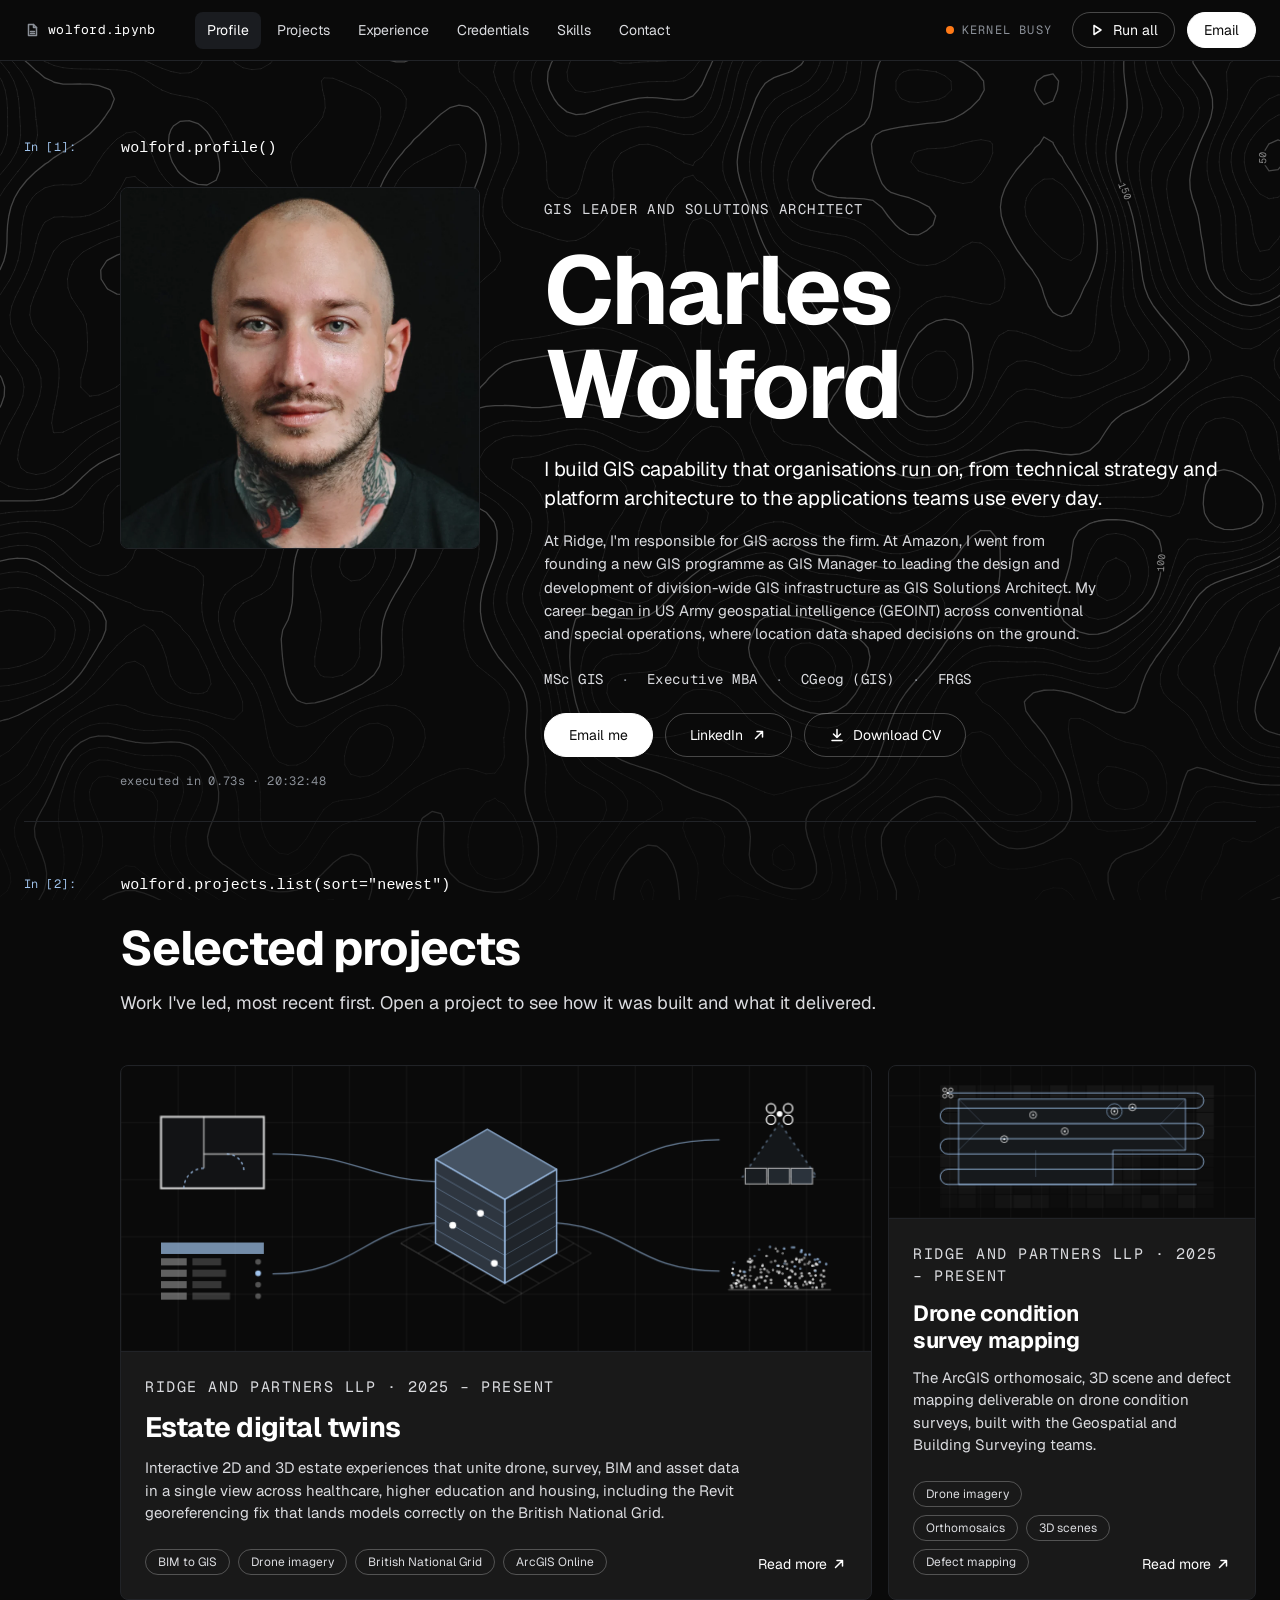
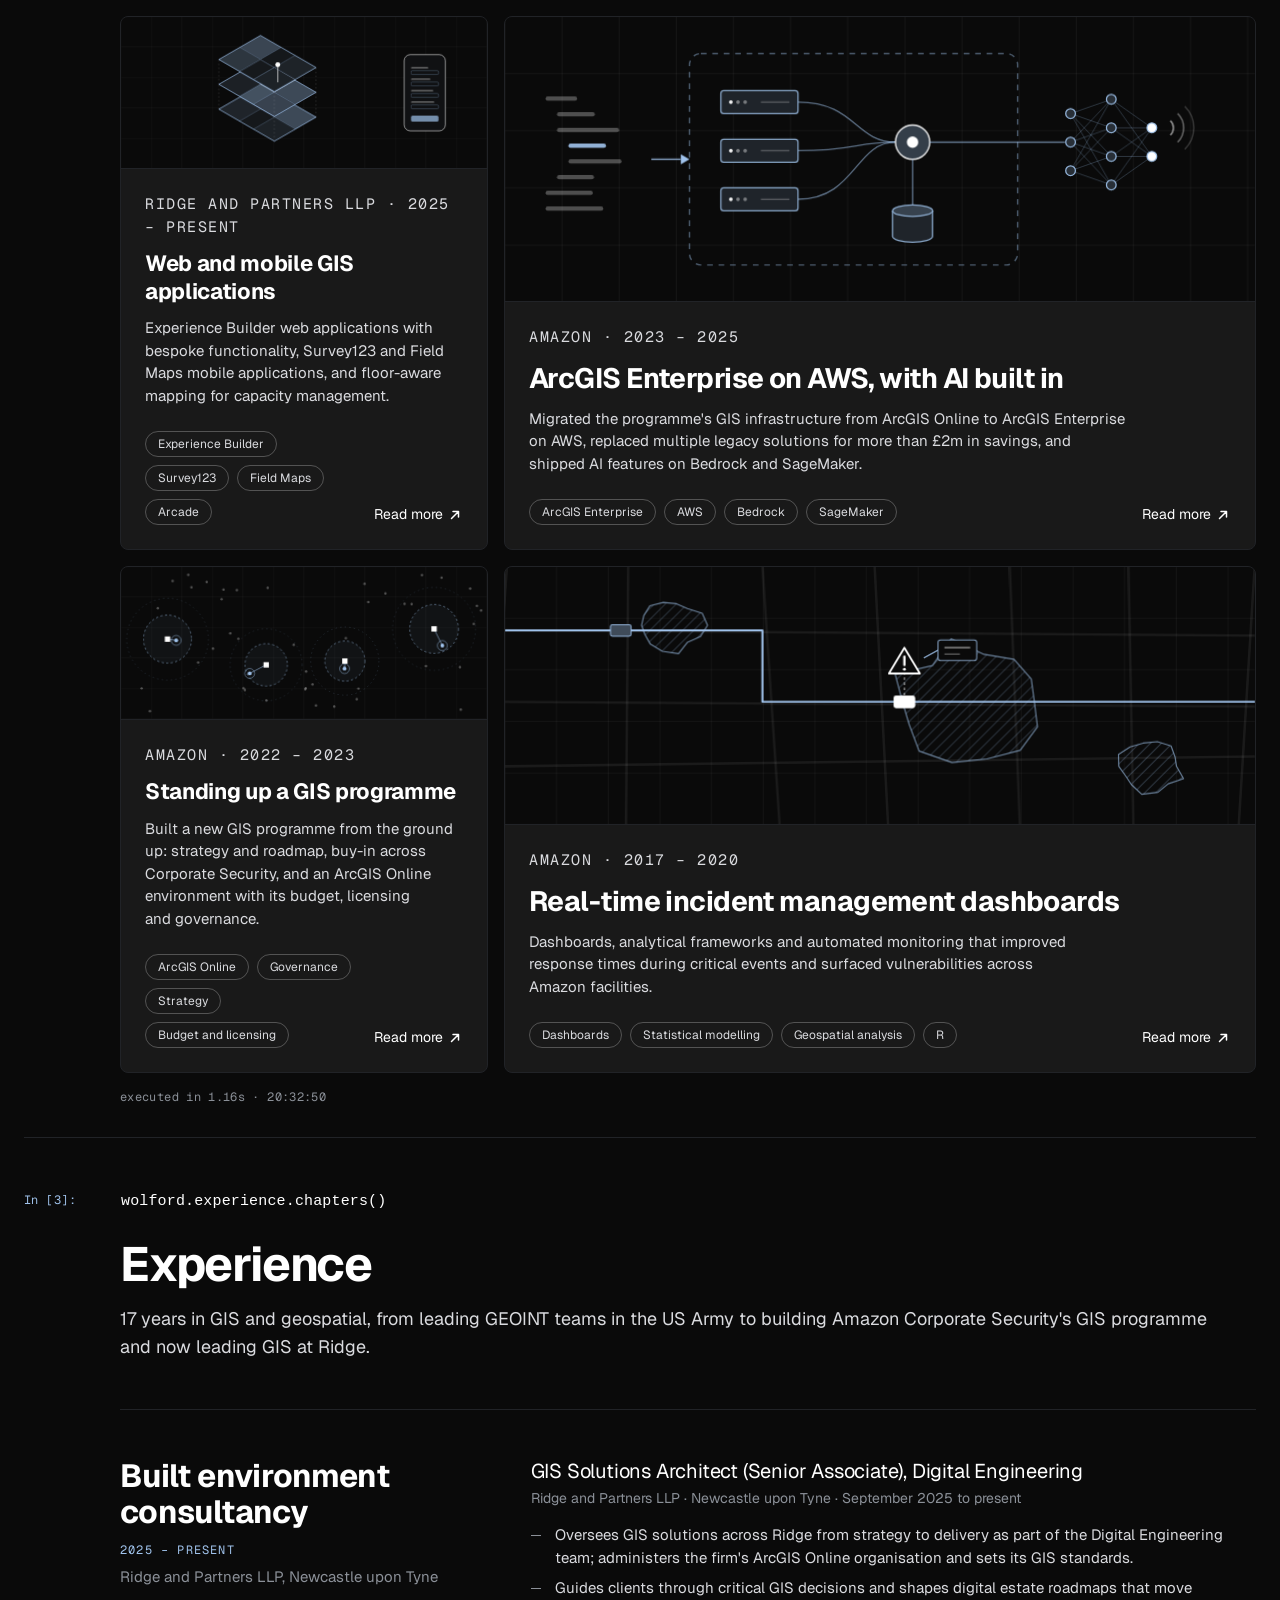
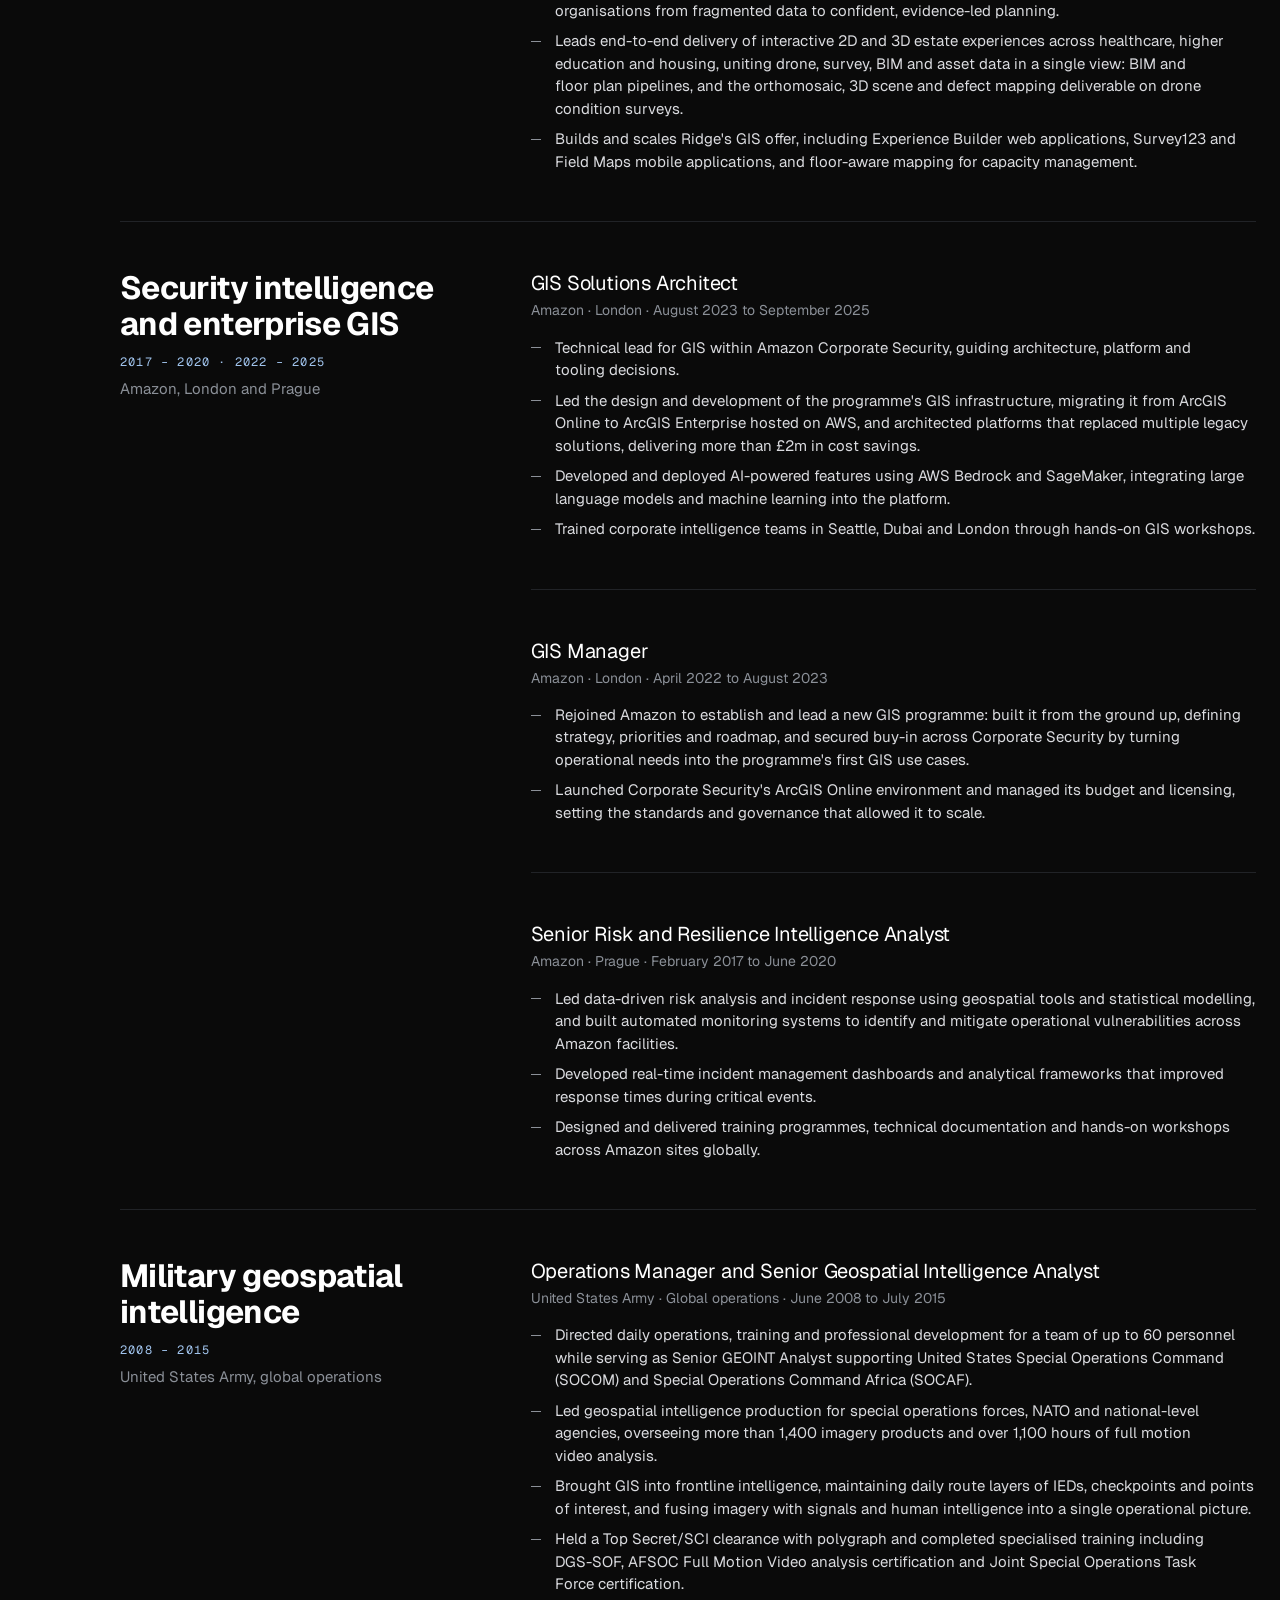
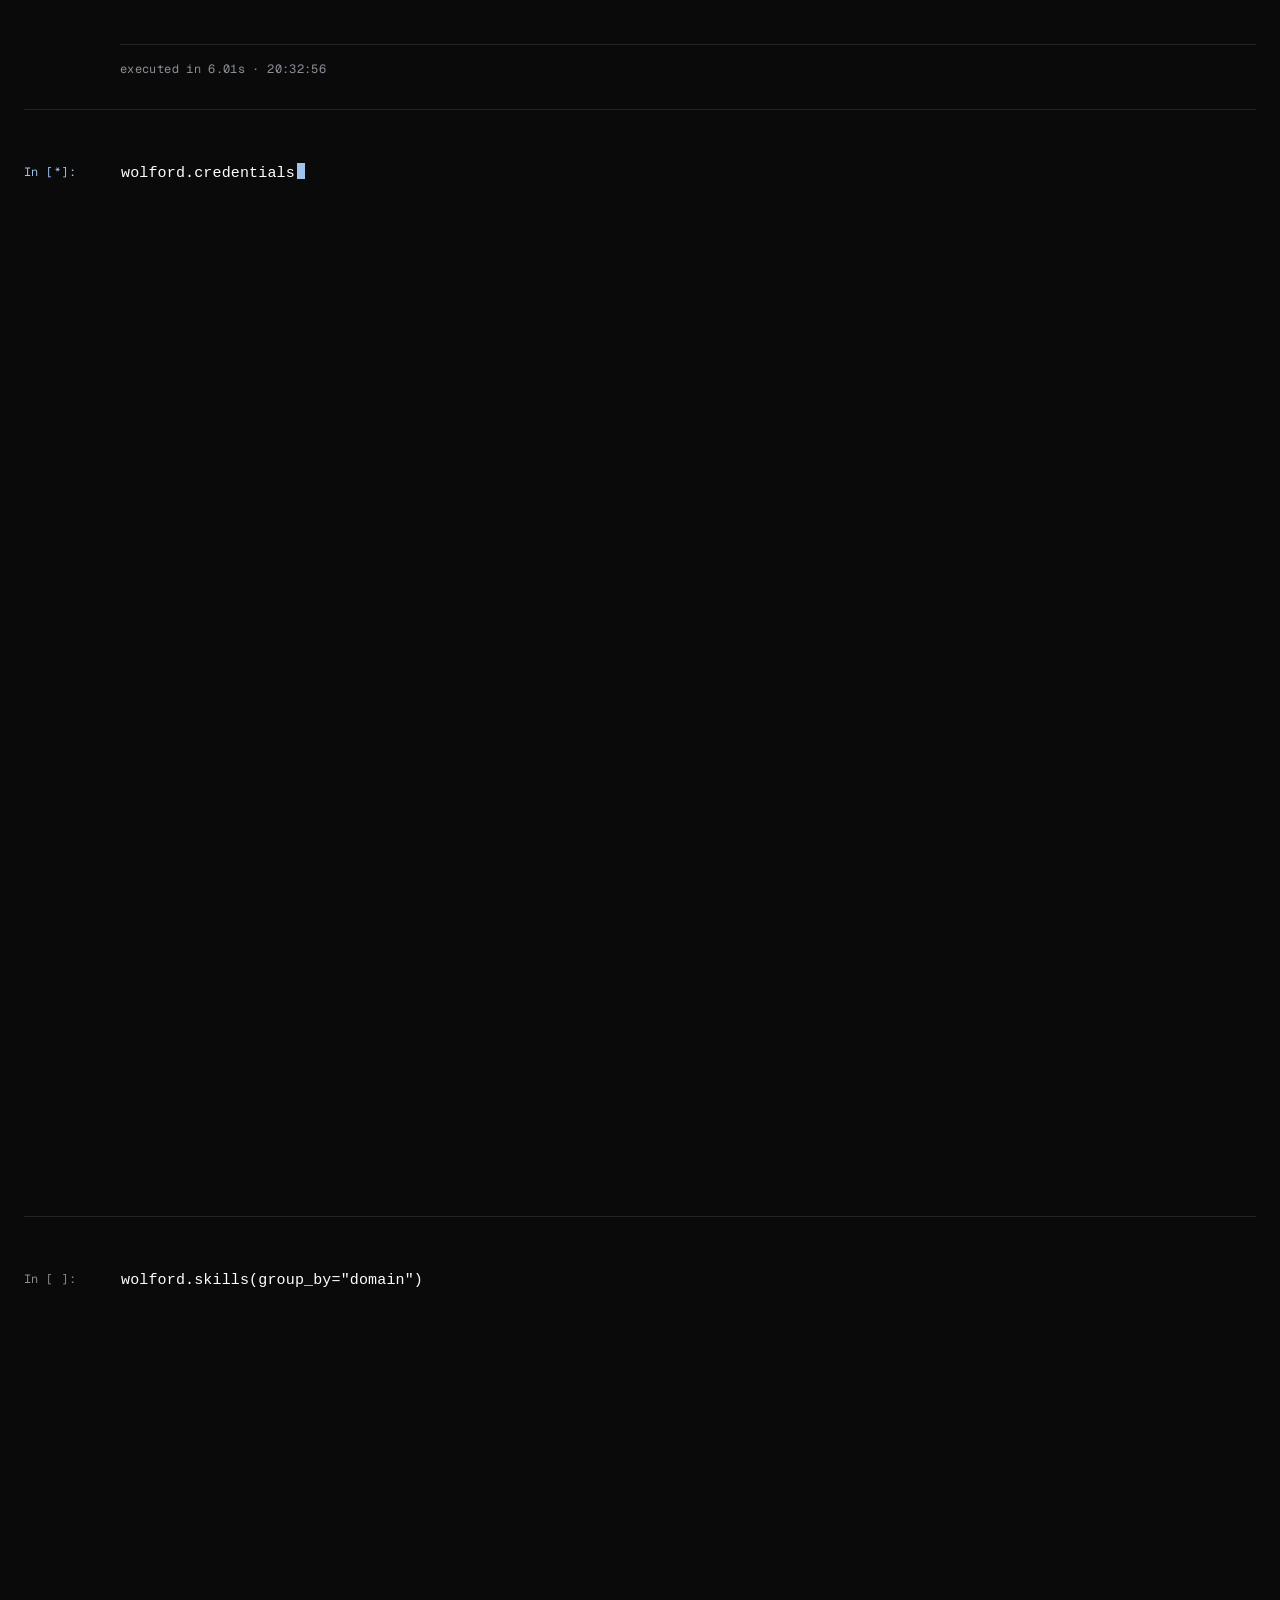
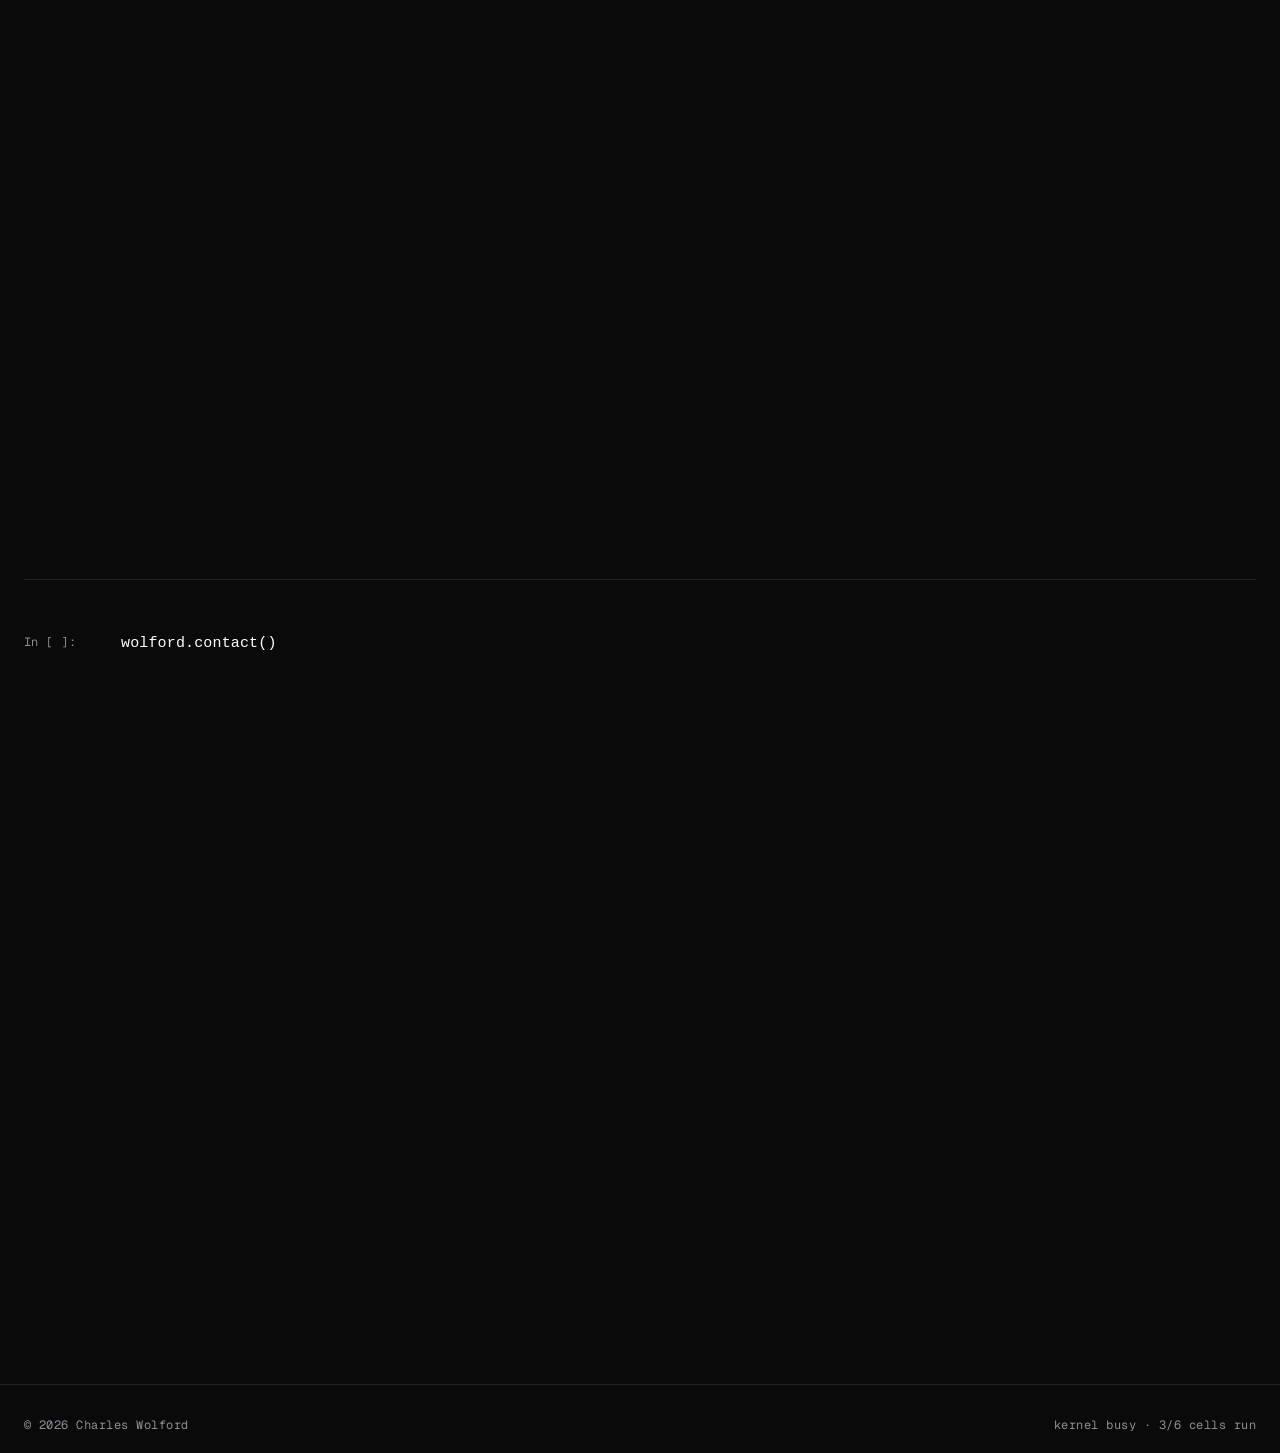
<file: index.html>
<!doctype html>
<html lang="en">
<head>
  <meta charset="utf-8">
  <meta name="viewport" content="width=device-width, initial-scale=1">
  <title>Charles Wolford · GIS Leader and Solutions Architect</title>
  <meta name="description" content="Charles Wolford, GIS Leader and Solutions Architect. I build GIS capability that organisations run on, from technical strategy and platform architecture to the applications teams use every day.">
  <meta name="theme-color" content="#0a0a0a">
  <meta property="og:title" content="Charles Wolford · GIS Leader and Solutions Architect">
  <meta property="og:description" content="I build GIS capability that organisations run on, from technical strategy and platform architecture to the applications teams use every day.">
  <meta property="og:type" content="website">
  <meta property="og:image" content="assets/headshot.jpg">
  <link rel="icon" href="assets/favicon.svg" type="image/svg+xml">
  <link rel="preconnect" href="https://fonts.googleapis.com">
  <link rel="preconnect" href="https://fonts.gstatic.com" crossorigin>
  <link href="https://fonts.googleapis.com/css2?family=Geist:wght@400&family=Geist+Mono:wght@400&display=swap" rel="stylesheet">
  <link rel="stylesheet" href="css/style.css?v=22">
  <script>document.documentElement.classList.add('js');</script>
</head>
<body>
  <a class="skip" href="#profile">Skip to content</a>

  <header class="kernel" id="top">
    <div class="kernel-inner">
      <a class="kernel-file" href="#top">
        <svg class="icon" viewBox="0 0 16 16" aria-hidden="true"><path d="M4.5 2.5h5l3 3v8h-8z"/><path d="M9.5 2.5v3h3"/><path d="M6.5 9.5h4M6.5 11.5h4"/></svg>
        <span>wolford.ipynb</span>
      </a>

      <nav class="kernel-nav" aria-label="Sections">
        <a href="#profile">Profile</a>
        <a href="#projects">Projects</a>
        <a href="#experience">Experience</a>
        <a href="#credentials">Credentials</a>
        <a href="#skills">Skills</a>
        <a href="#contact">Contact</a>
      </nav>

      <div class="kernel-actions">
        <span class="kernel-status" aria-live="polite">
          <i class="dot" data-dot></i>
          <span class="mono-sm" data-status>kernel idle</span>
        </span>
        <button class="pill pill-outline pill-sm" type="button" data-run-all aria-label="Run all cells">
          <svg class="icon" viewBox="0 0 16 16" aria-hidden="true"><path d="M5 3.5v9l7-4.5z"/></svg>
          <span class="run-label">Run all</span>
        </button>
        <a class="pill pill-solid pill-sm" href="#contact" data-email>Email</a>
        <button class="pill pill-outline pill-sm kernel-menu" type="button" aria-expanded="false" aria-controls="mobile-nav">Cells</button>
      </div>
    </div>
    <nav class="kernel-mobile" id="mobile-nav" aria-label="Sections" hidden>
      <a href="#profile">Profile</a>
      <a href="#projects">Projects</a>
      <a href="#experience">Experience</a>
      <a href="#credentials">Credentials</a>
      <a href="#skills">Skills</a>
      <a href="#contact">Contact</a>
    </nav>
  </header>

  <canvas class="terrain" data-terrain aria-hidden="true"></canvas>

  <main class="notebook">

    <!-- ── Cell 1: profile ─────────────────────────────────────────── -->
    <section class="cell" id="profile" data-cell data-code="wolford.profile()">
      <div class="prompt mono-sm" aria-hidden="true">In&nbsp;[<span data-n>&nbsp;</span>]:</div>
      <div class="cell-main">
        <pre class="code" aria-hidden="true"><code data-typed>wolford.profile()</code></pre>
        <div class="output profile">
          <figure class="portrait">
            <img src="assets/headshot.webp" alt="Charles Wolford, studio portrait against black" width="884" height="888" fetchpriority="high" decoding="async">
          </figure>
          <div class="profile-text">
            <p class="mono role">GIS Leader and Solutions Architect</p>
            <h1 class="display-xl">Charles<br>Wolford</h1>
            <p class="lead">I build GIS capability that organisations run on, from technical strategy and platform architecture to the applications teams use every day.</p>
            <p class="sub">At Ridge, I'm responsible for GIS across the firm. At Amazon, I went from founding a new GIS programme as GIS Manager to leading the design and development of division-wide GIS infrastructure as GIS Solutions Architect. My career began in US Army geospatial intelligence (GEOINT) across conventional and special operations, where location data shaped decisions on the ground.</p>
            <p class="mono creds">MSc GIS &nbsp;<span class="sep">·</span>&nbsp; Executive MBA &nbsp;<span class="sep">·</span>&nbsp; CGeog (GIS) &nbsp;<span class="sep">·</span>&nbsp; FRGS</p>
            <div class="actions">
              <a class="pill pill-solid" href="#contact" data-email>Email me</a>
              <a class="pill pill-outline" href="https://linkedin.com/in/charlesgwolford" target="_blank" rel="noopener">
                LinkedIn
                <svg class="icon" viewBox="0 0 16 16" aria-hidden="true"><path d="M4.5 11.5l7-7M6 4.5h5.5V10"/></svg>
              </a>
              <a class="pill pill-outline" href="assets/Charles-Wolford-CV.pdf" download="Charles-Wolford-CV.pdf">
                <svg class="icon" viewBox="0 0 16 16" aria-hidden="true"><path d="M8 2.5v8M4.5 7l3.5 3.5L11.5 7M3 13.5h10"/></svg>
                Download CV
              </a>
            </div>
          </div>
        </div>
        <p class="stamp mono-sm" data-stamp aria-hidden="true"></p>
      </div>
    </section>

    <!-- ── Cell 2: projects ────────────────────────────────────────── -->
    <section class="cell" id="projects" data-cell data-code="wolford.projects.list(sort=&quot;newest&quot;)">
      <div class="prompt mono-sm" aria-hidden="true">In&nbsp;[<span data-n>&nbsp;</span>]:</div>
      <div class="cell-main">
        <pre class="code" aria-hidden="true"><code data-typed>wolford.projects.list(sort="newest")</code></pre>
        <div class="output">
          <div class="output-head">
            <h2 class="display-md">Selected projects</h2>
            <p class="body-lg">Work I've led, most recent first. Open a project to see how it was built and what it delivered.</p>
          </div>
          <ul class="projects" data-projects></ul>
          <noscript><p class="body">Project entries are rendered from <code>js/projects.js</code> and need JavaScript to display.</p></noscript>
        </div>
        <p class="stamp mono-sm" data-stamp aria-hidden="true"></p>
      </div>
    </section>

    <!-- ── Cell 3: experience ──────────────────────────────────────── -->
    <section class="cell" id="experience" data-cell data-code="wolford.experience.chapters()">
      <div class="prompt mono-sm" aria-hidden="true">In&nbsp;[<span data-n>&nbsp;</span>]:</div>
      <div class="cell-main">
        <pre class="code" aria-hidden="true"><code data-typed>wolford.experience.chapters()</code></pre>
        <div class="output">
          <div class="output-head">
            <h2 class="display-md">Experience</h2>
            <p class="body-lg">17 years in GIS and geospatial, from leading GEOINT teams in the US Army to building Amazon Corporate Security's GIS programme and now leading GIS at Ridge.</p>
          </div>
          <div class="chapters">
            <section class="chapter">
              <header class="chapter-head">
                <h3 class="display-sm">Built environment consultancy</h3>
                <p class="mono-sm chapter-when">2025 – present</p>
                <p class="chapter-where">Ridge and Partners LLP, Newcastle upon Tyne</p>
              </header>
              <div class="chapter-roles">
                <article class="role">
                  <h4 class="role-title">GIS Solutions Architect (Senior Associate), Digital Engineering</h4>
                  <p class="role-meta">Ridge and Partners LLP · Newcastle upon Tyne · September 2025 to present</p>
                  <ul>
                    <li>Oversees GIS solutions across Ridge from strategy to delivery as part of the Digital Engineering team; administers the firm's ArcGIS Online organisation and sets its GIS standards.</li>
                    <li>Guides clients through critical GIS decisions and shapes digital estate roadmaps that move organisations from fragmented data to confident, evidence-led planning.</li>
                    <li>Leads end-to-end delivery of interactive 2D and 3D estate experiences across healthcare, higher education and housing, uniting drone, survey, BIM and asset data in a single view: BIM and floor plan pipelines, and the orthomosaic, 3D scene and defect mapping deliverable on drone condition surveys.</li>
                    <li>Builds and scales Ridge's GIS offer, including Experience Builder web applications, Survey123 and Field Maps mobile applications, and floor-aware mapping for capacity management.</li>
                  </ul>
                </article>
              </div>
            </section>
            <section class="chapter">
              <header class="chapter-head">
                <h3 class="display-sm">Security intelligence and enterprise GIS</h3>
                <p class="mono-sm chapter-when">2017 – 2020 · 2022 – 2025</p>
                <p class="chapter-where">Amazon, London and Prague</p>
              </header>
              <div class="chapter-roles">
                <article class="role">
                  <h4 class="role-title">GIS Solutions Architect</h4>
                  <p class="role-meta">Amazon · London · August 2023 to September 2025</p>
                  <ul>
                    <li>Technical lead for GIS within Amazon Corporate Security, guiding architecture, platform and tooling decisions.</li>
                    <li>Led the design and development of the programme's GIS infrastructure, migrating it from ArcGIS Online to ArcGIS Enterprise hosted on AWS, and architected platforms that replaced multiple legacy solutions, delivering more than £2m in cost savings.</li>
                    <li>Developed and deployed AI-powered features using AWS Bedrock and SageMaker, integrating large language models and machine learning into the platform.</li>
                    <li>Trained corporate intelligence teams in Seattle, Dubai and London through hands-on GIS workshops.</li>
                  </ul>
                </article>
                <article class="role">
                  <h4 class="role-title">GIS Manager</h4>
                  <p class="role-meta">Amazon · London · April 2022 to August 2023</p>
                  <ul>
                    <li>Rejoined Amazon to establish and lead a new GIS programme: built it from the ground up, defining strategy, priorities and roadmap, and secured buy-in across Corporate Security by turning operational needs into the programme's first GIS use cases.</li>
                    <li>Launched Corporate Security's ArcGIS Online environment and managed its budget and licensing, setting the standards and governance that allowed it to scale.</li>
                  </ul>
                </article>
                <article class="role">
                  <h4 class="role-title">Senior Risk and Resilience Intelligence Analyst</h4>
                  <p class="role-meta">Amazon · Prague · February 2017 to June 2020</p>
                  <ul>
                    <li>Led data-driven risk analysis and incident response using geospatial tools and statistical modelling, and built automated monitoring systems to identify and mitigate operational vulnerabilities across Amazon facilities.</li>
                    <li>Developed real-time incident management dashboards and analytical frameworks that improved response times during critical events.</li>
                    <li>Designed and delivered training programmes, technical documentation and hands-on workshops across Amazon sites globally.</li>
                  </ul>
                </article>
              </div>
            </section>
            <section class="chapter">
              <header class="chapter-head">
                <h3 class="display-sm">Military geospatial intelligence</h3>
                <p class="mono-sm chapter-when">2008 – 2015</p>
                <p class="chapter-where">United States Army, global operations</p>
              </header>
              <div class="chapter-roles">
                <article class="role">
                  <h4 class="role-title">Operations Manager and Senior Geospatial Intelligence Analyst</h4>
                  <p class="role-meta">United States Army · Global operations · June 2008 to July 2015</p>
                  <ul>
                    <li>Directed daily operations, training and professional development for a team of up to 60 personnel while serving as Senior GEOINT Analyst supporting United States Special Operations Command (SOCOM) and Special Operations Command Africa (SOCAF).</li>
                    <li>Led geospatial intelligence production for special operations forces, NATO and national-level agencies, overseeing more than 1,400 imagery products and over 1,100 hours of full motion video analysis.</li>
                    <li>Brought GIS into frontline intelligence, maintaining daily route layers of IEDs, checkpoints and points of interest, and fusing imagery with signals and human intelligence into a single operational picture.</li>
                    <li>Held a Top Secret/SCI clearance with polygraph and completed specialised training including DGS-SOF, AFSOC Full Motion Video analysis certification and Joint Special Operations Task Force certification.</li>
                  </ul>
                </article>
              </div>
            </section>
          </div>
        </div>
        <p class="stamp mono-sm" data-stamp aria-hidden="true"></p>
      </div>
    </section>

    <!-- ── Cell 4: credentials ─────────────────────────────────────── -->
    <section class="cell" id="credentials" data-cell data-code="wolford.credentials()">
      <div class="prompt mono-sm" aria-hidden="true">In&nbsp;[<span data-n>&nbsp;</span>]:</div>
      <div class="cell-main">
        <pre class="code" aria-hidden="true"><code data-typed>wolford.credentials()</code></pre>
        <div class="output">
          <div class="output-head">
            <h2 class="display-md">Credentials</h2>
            <p class="body-lg">Degrees, professional accreditation and certifications.</p>
          </div>
          <table class="creds-table">
            <thead>
              <tr><th class="mono-sm">Type</th><th class="mono-sm">Credential</th><th class="mono-sm">Awarding body</th></tr>
            </thead>
            <tbody>
              <tr><td class="mono-sm">Degree</td><td>MSc Geographical Information Systems<span class="note">Spatial mathematics, geodetic science, computer science, database systems, computational analysis</span></td><td>University of Aberdeen</td></tr>
              <tr><td class="mono-sm">Degree</td><td>Executive MBA<span class="note">Strategic operations, organisational leadership, financial management</span></td><td>Quantic School of Business and Technology</td></tr>
              <tr><td class="mono-sm">Degree</td><td>BA Communication and Media<span class="note">S.A.L.U.T.E. Veterans National Honor Society graduate · management and marketing</span></td><td>University of New York in Prague</td></tr>
              <tr><td class="mono-sm">Charter</td><td>Chartered Geographer (GIS)<span class="note">Accredited 2022</span></td><td>Royal Geographical Society</td></tr>
              <tr><td class="mono-sm">Fellowship</td><td>Fellow</td><td>Royal Geographical Society</td></tr>
              <tr><td class="mono-sm">Certification</td><td>AWS Certified AI Practitioner</td><td>Amazon Web Services</td></tr>
              <tr><td class="mono-sm">Certification</td><td>AWS Certified Cloud Practitioner</td><td>Amazon Web Services</td></tr>
              <tr><td class="mono-sm">Certification</td><td>Google Cloud Digital Leader</td><td>Google Cloud</td></tr>
              <tr><td class="mono-sm">Diploma</td><td>Geospatial Intelligence Analysis</td><td>US Army Intelligence and Security Command</td></tr>
              <tr><td class="mono-sm">Volunteering</td><td>School Governor<span class="note">2022 – 2025</span></td><td>Governors for Schools</td></tr>
              <tr><td class="mono-sm">Membership</td><td>Member</td><td>ASIS International</td></tr>
            </tbody>
          </table>
        </div>
        <p class="stamp mono-sm" data-stamp aria-hidden="true"></p>
      </div>
    </section>

    <!-- ── Cell 5: skills ──────────────────────────────────────────── -->
    <section class="cell" id="skills" data-cell data-code="wolford.skills(group_by=&quot;domain&quot;)">
      <div class="prompt mono-sm" aria-hidden="true">In&nbsp;[<span data-n>&nbsp;</span>]:</div>
      <div class="cell-main">
        <pre class="code" aria-hidden="true"><code data-typed>wolford.skills(group_by="domain")</code></pre>
        <div class="output">
          <div class="output-head">
            <h2 class="display-md">Skills</h2>
            <p class="body-lg">Where I focus, and the technical capability behind it.</p>
          </div>
          <dl class="skills">
            <div class="skill-group">
              <dt class="mono-sm">Focus areas</dt>
              <dd><ul class="tags"><li>GIS strategy and roadmaps</li><li>Enterprise and cloud GIS architecture</li><li>Digital estates</li><li>Asset condition platforms</li><li>Web and mobile applications</li><li>Data integration (BIM, CAD, drone imagery, IoT, APIs)</li></ul></dd>
            </div>
            <div class="skill-group">
              <dt class="mono-sm">Esri platform</dt>
              <dd><ul class="tags"><li>ArcGIS Enterprise on AWS</li><li>ArcGIS Online administration</li><li>ArcGIS Pro</li><li>ArcGIS GeoBIM</li><li>Experience Builder</li><li>Survey123</li><li>ArcGIS Solutions</li><li>ArcGIS Maps for Power BI</li><li>ArcGIS Indoors</li><li>ArcGIS Field Maps</li><li>ArcGIS Dashboards</li><li>ArcGIS Workflow Manager</li><li>ArcGIS API for Python</li><li>ArcGIS Velocity</li></ul></dd>
            </div>
            <div class="skill-group">
              <dt class="mono-sm">Data integration &amp; geodesy</dt>
              <dd><ul class="tags"><li>Spatial data modelling</li><li>Schema governance</li><li>Metadata</li><li>CRS and transformations</li><li>British National Grid</li><li>OSGB36</li><li>ETRS89</li><li>OSTN15</li><li>CAD and BIM to GIS</li><li>Point cloud and drone imagery</li><li>PostGIS</li></ul></dd>
            </div>
            <div class="skill-group">
              <dt class="mono-sm">Development</dt>
              <dd><ul class="tags"><li>Python</li><li>Arcade</li><li>JavaScript</li><li>R</li><li>SQL</li><li>NoSQL</li><li>REST APIs</li><li>Docker</li><li>Kubernetes</li><li>Terraform</li><li>Git</li></ul></dd>
            </div>
            <div class="skill-group">
              <dt class="mono-sm">Cloud &amp; AI</dt>
              <dd><ul class="tags"><li>AWS</li><li>S3</li><li>EC2</li><li>CloudFront</li><li>Bedrock</li><li>SageMaker</li><li>Glue</li><li>Lambda</li><li>Redshift</li><li>RDS</li><li>IAM</li><li>VPC</li><li>Google Cloud Platform</li><li>Machine learning</li><li>Natural language processing</li><li>Predictive modelling</li></ul></dd>
            </div>
            <div class="skill-group">
              <dt class="mono-sm">Leadership</dt>
              <dd><ul class="tags"><li>Technical strategy</li><li>Programme establishment</li><li>Client advisory</li><li>Governance and standards</li><li>Stakeholder engagement</li><li>Programme management</li><li>Budget and licensing</li><li>Risk management</li><li>Quality assurance</li><li>Capability building</li><li>Team leadership</li></ul></dd>
            </div>
          </dl>
        </div>
        <p class="stamp mono-sm" data-stamp aria-hidden="true"></p>
      </div>
    </section>

    <!-- ── Cell 6: contact ─────────────────────────────────────────── -->
    <section class="cell" id="contact" data-cell data-code="wolford.contact()">
      <div class="prompt mono-sm" aria-hidden="true">In&nbsp;[<span data-n>&nbsp;</span>]:</div>
      <div class="cell-main">
        <pre class="code" aria-hidden="true"><code data-typed>wolford.contact()</code></pre>
        <div class="output contact">
          <h2 class="display-lg">Talk to me about your next idea.</h2>
          <p class="body-lg">Always open to conversations about applying emerging technology in GIS, designing platforms that scale, and getting more value from spatial data.</p>
          <a class="contact-email display-sm" href="#contact" data-email>Email me</a>
          <dl class="contact-list">
            <div><dt class="mono-sm">LinkedIn</dt><dd><a href="https://linkedin.com/in/charlesgwolford" target="_blank" rel="noopener">linkedin.com/in/charlesgwolford</a></dd></div>
            <div><dt class="mono-sm">Based</dt><dd>Newcastle upon Tyne, England</dd></div>
            <div><dt class="mono-sm">Right to work</dt><dd>UK · EU · US</dd></div>
          </dl>
          <div class="actions">
            <a class="pill pill-solid" href="#contact" data-email>Email me</a>
            <a class="pill pill-outline" href="https://linkedin.com/in/charlesgwolford" target="_blank" rel="noopener">Connect on LinkedIn
              <svg class="icon" viewBox="0 0 16 16" aria-hidden="true"><path d="M4.5 11.5l7-7M6 4.5h5.5V10"/></svg>
            </a>
            <a class="pill pill-outline" href="assets/Charles-Wolford-CV.pdf" download="Charles-Wolford-CV.pdf"><svg class="icon" viewBox="0 0 16 16" aria-hidden="true"><path d="M8 2.5v8M4.5 7l3.5 3.5L11.5 7M3 13.5h10"/></svg> Download CV</a>
          </div>
        </div>
        <p class="stamp mono-sm" data-stamp aria-hidden="true"></p>
      </div>
    </section>

  </main>

  <footer class="foot">
    <div class="foot-inner">
      <span class="mono-sm">© 2026 Charles Wolford</span>
      <span class="mono-sm" data-foot-status>kernel idle · <span data-cell-count>0</span>/<span data-cell-total>6</span> cells run</span>
    </div>
  </footer>

  <script src="js/projects.js?v=12"></script>
  <script src="js/figures.js?v=7"></script>
  <script src="js/main.js?v=17"></script>
  <script src="js/terrain.js?v=3"></script>
</body>
</html>
</file>
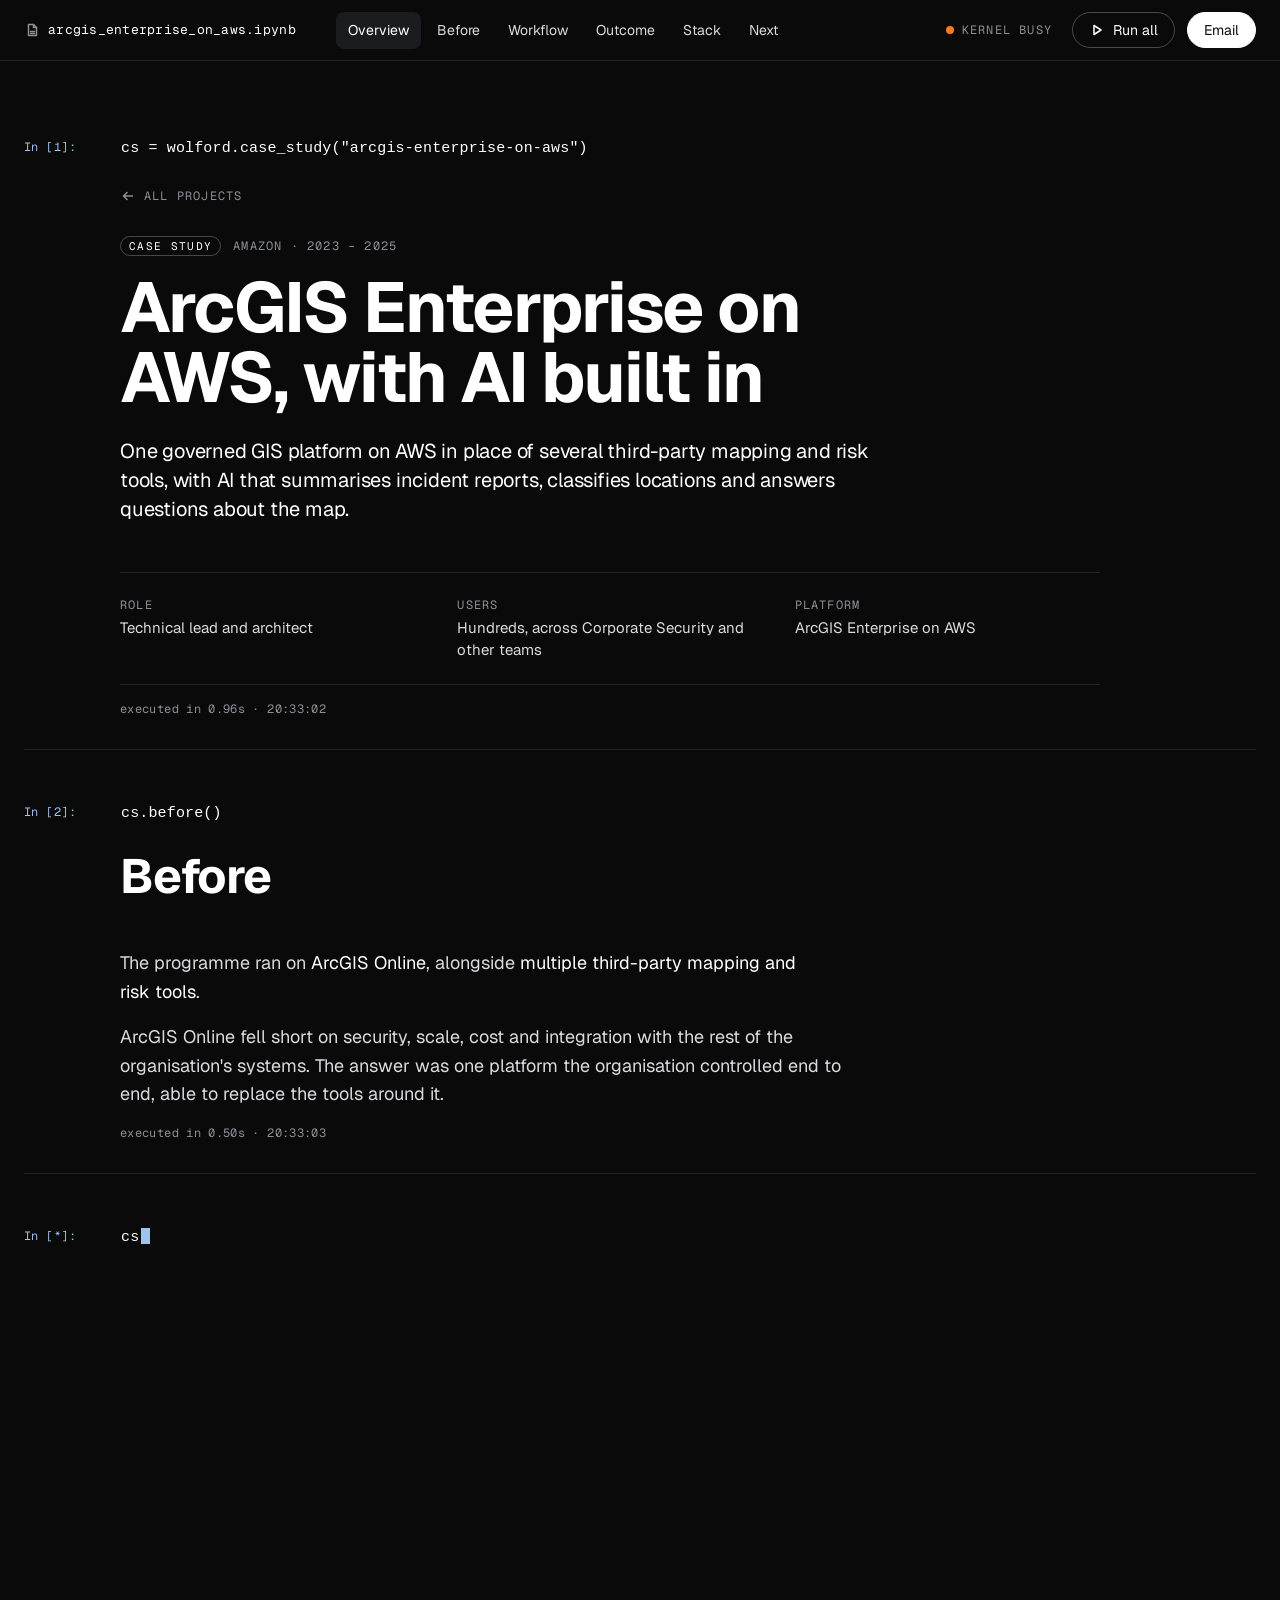
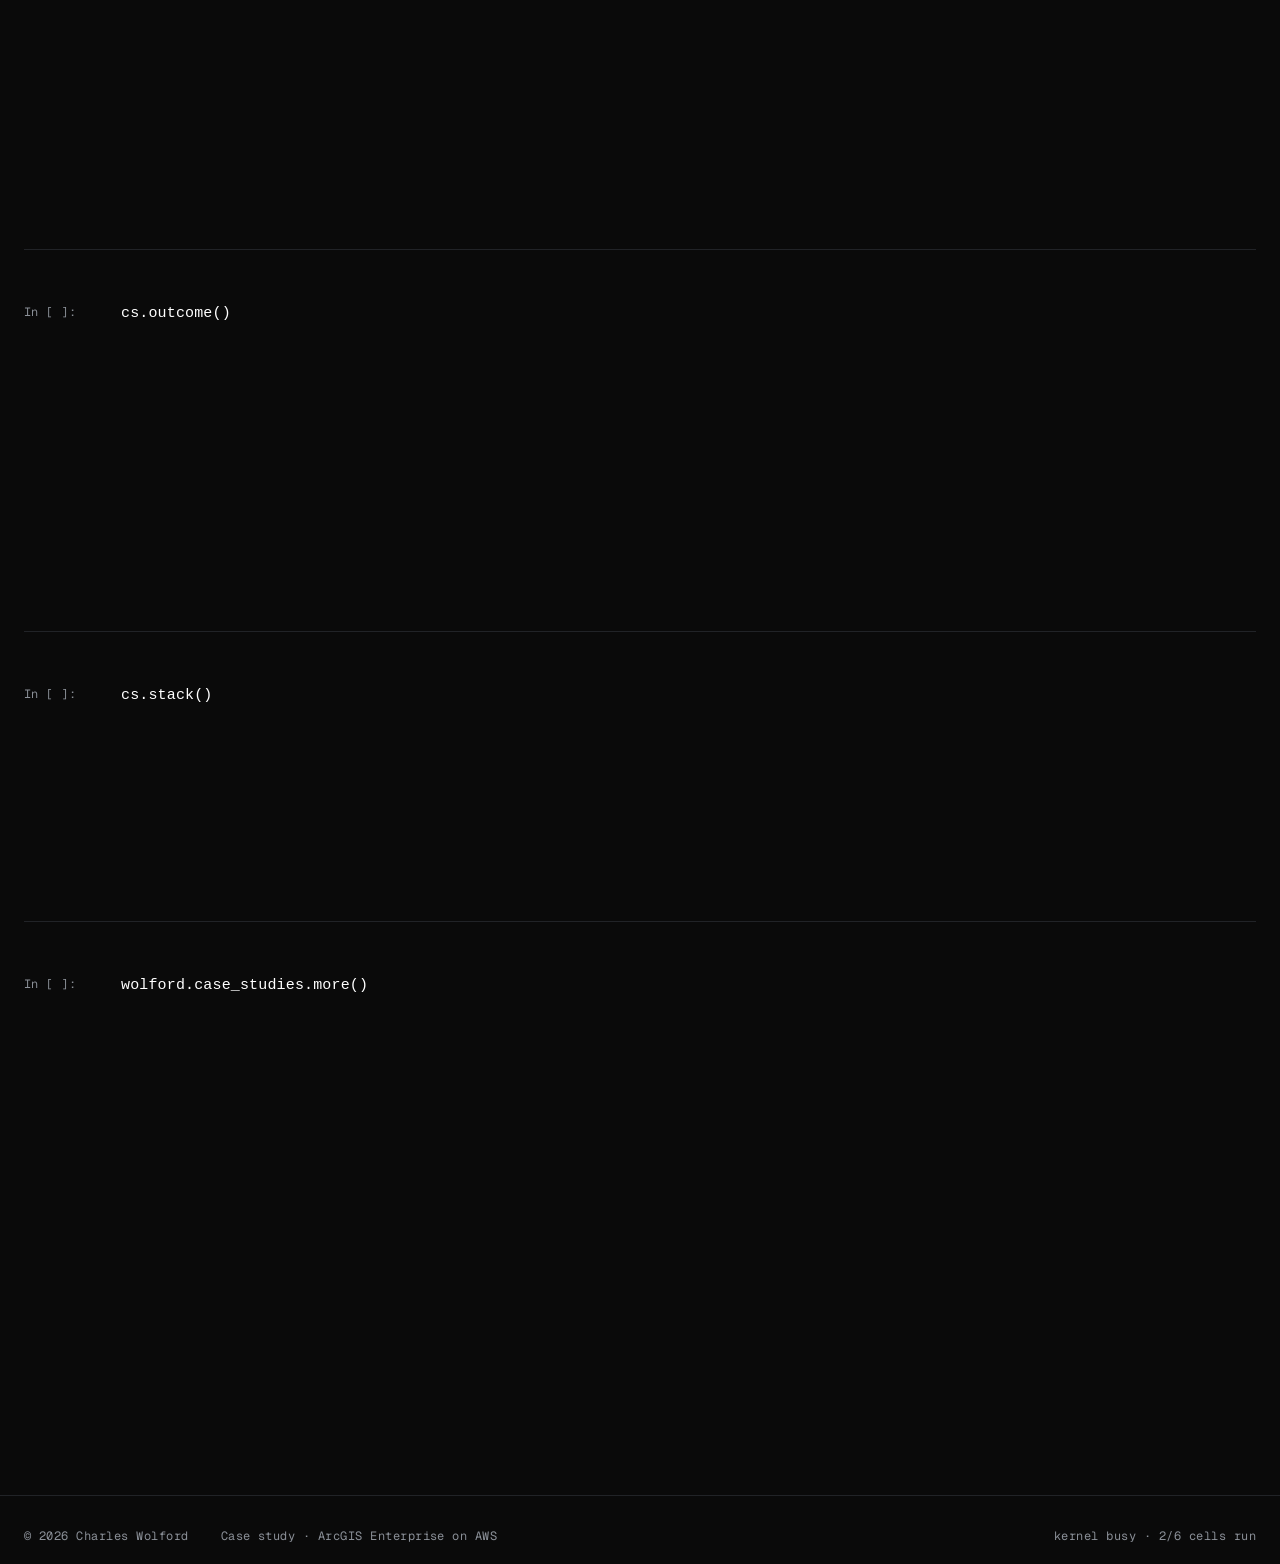
<file: case-studies/arcgis-enterprise-on-aws.html>
<!doctype html>
<html lang="en">
<head>
  <meta charset="utf-8">
  <meta name="viewport" content="width=device-width, initial-scale=1">
  <title>ArcGIS Enterprise on AWS, with AI built in · Charles Wolford</title>
  <meta name="description" content="How Charles Wolford moved a GIS programme from ArcGIS Online to ArcGIS Enterprise on AWS, replaced multiple third-party mapping and risk tools for more than £2m in savings, and built AI into the platform.">
  <meta name="theme-color" content="#0a0a0a">
  <meta property="og:title" content="ArcGIS Enterprise on AWS, with AI built in · Charles Wolford">
  <meta property="og:description" content="One governed GIS platform on AWS in place of several third-party mapping and risk tools, with AI that summarises incident reports, classifies locations and answers questions about the map.">
  <meta property="og:type" content="article">
  <link rel="icon" href="../assets/favicon.svg" type="image/svg+xml">
  <link rel="preconnect" href="https://fonts.googleapis.com">
  <link rel="preconnect" href="https://fonts.gstatic.com" crossorigin>
  <link href="https://fonts.googleapis.com/css2?family=Geist:wght@400&family=Geist+Mono:wght@400&display=swap" rel="stylesheet">
  <link rel="stylesheet" href="../css/style.css?v=21">
  <script>document.documentElement.classList.add('js');</script>
</head>
<body>
  <a class="skip" href="#overview">Skip to content</a>

  <header class="kernel" id="top">
    <div class="kernel-inner">
      <a class="kernel-file" href="../index.html">
        <svg class="icon" viewBox="0 0 16 16" aria-hidden="true"><path d="M4.5 2.5h5l3 3v8h-8z"/><path d="M9.5 2.5v3h3"/><path d="M6.5 9.5h4M6.5 11.5h4"/></svg>
        <span>arcgis_enterprise_on_aws.ipynb</span>
      </a>

      <nav class="kernel-nav" aria-label="Sections">
        <a href="#overview">Overview</a>
        <a href="#before">Before</a>
        <a href="#pipeline">Workflow</a>
        <a href="#outcome">Outcome</a>
        <a href="#stack">Stack</a>
        <a href="#next">Next</a>
      </nav>

      <div class="kernel-actions">
        <span class="kernel-status" aria-live="polite">
          <i class="dot" data-dot></i>
          <span class="mono-sm" data-status>kernel idle</span>
        </span>
        <button class="pill pill-outline pill-sm" type="button" data-run-all aria-label="Run all cells">
          <svg class="icon" viewBox="0 0 16 16" aria-hidden="true"><path d="M5 3.5v9l7-4.5z"/></svg>
          <span class="run-label">Run all</span>
        </button>
        <a class="pill pill-solid pill-sm" href="../index.html#contact" data-email>Email</a>
        <button class="pill pill-outline pill-sm kernel-menu" type="button" aria-expanded="false" aria-controls="mobile-nav">Cells</button>
      </div>
    </div>
    <nav class="kernel-mobile" id="mobile-nav" aria-label="Sections" hidden>
      <a href="#overview">Overview</a>
      <a href="#before">Before</a>
      <a href="#pipeline">Workflow</a>
      <a href="#outcome">Outcome</a>
      <a href="#stack">Stack</a>
      <a href="#next">Next</a>
    </nav>
  </header>

  <main class="notebook">

    <section class="cell" id="overview" data-cell data-code="cs = wolford.case_study(&quot;arcgis-enterprise-on-aws&quot;)">
      <div class="prompt mono-sm" aria-hidden="true">In&nbsp;[<span data-n>&nbsp;</span>]:</div>
      <div class="cell-main">
        <pre class="code" aria-hidden="true"><code data-typed>cs = wolford.case_study(&quot;arcgis-enterprise-on-aws&quot;)</code></pre>
        <div class="output case-head">
          <a class="case-back mono-sm" href="../index.html#projects"><svg class="icon" viewBox="0 0 16 16" aria-hidden="true"><path d="M12.5 8h-9M7 4.5L3.5 8 7 11.5"/></svg> All projects</a>
          <p class="project-meta mono-sm"><span class="chip">Case study</span><span>Amazon · 2023 – 2025</span></p>
          <h1 class="display-lg">ArcGIS Enterprise on AWS, with AI built in</h1>
          <p class="lead">One governed GIS platform on AWS in place of several third-party mapping and risk tools, with AI that summarises incident reports, classifies locations and answers questions about the map.</p>
          <dl class="case-facts">
            <div><dt class="mono-sm">Role</dt><dd>Technical lead and architect</dd></div>
            <div><dt class="mono-sm">Users</dt><dd>Hundreds, across Corporate Security and other teams</dd></div>
            <div><dt class="mono-sm">Platform</dt><dd>ArcGIS Enterprise on AWS</dd></div>
          </dl>
        </div>
        <p class="stamp mono-sm" data-stamp aria-hidden="true"></p>
      </div>
    </section>

    <section class="cell" id="before" data-cell data-code="cs.before()">
      <div class="prompt mono-sm" aria-hidden="true">In&nbsp;[<span data-n>&nbsp;</span>]:</div>
      <div class="cell-main">
        <pre class="code" aria-hidden="true"><code data-typed>cs.before()</code></pre>
        <div class="output">
          <div class="output-head"><h2 class="display-md">Before</h2></div>
          <div class="prose">
            <p>The programme ran on <strong>ArcGIS Online</strong>, alongside <strong>multiple third-party mapping and risk tools</strong>.</p>
            <p>ArcGIS Online fell short on security, scale, cost and integration with the rest of the organisation's systems. The answer was one platform the organisation controlled end to end, able to replace the tools around it.</p>
          </div>
        </div>
        <p class="stamp mono-sm" data-stamp aria-hidden="true"></p>
      </div>
    </section>

    <section class="cell" id="pipeline" data-cell data-code="cs.workflow()">
      <div class="prompt mono-sm" aria-hidden="true">In&nbsp;[<span data-n>&nbsp;</span>]:</div>
      <div class="cell-main">
        <pre class="code" aria-hidden="true"><code data-typed>cs.workflow()</code></pre>
        <div class="output">
          <div class="output-head"><h2 class="display-md">Workflow</h2></div>
          <ol class="pipeline" style="--stages:4">
            <li class="stage" style="--n:0">
              <p class="stage-n mono-sm">01 · Define</p>
              <h3>Infrastructure as code</h3>
              <ul><li>Terraform</li><li>Repeatable environments</li></ul>
            </li>
            <li class="stage" style="--n:1">
              <p class="stage-n mono-sm">02 · Host</p>
              <h3>AWS foundation</h3>
              <ul><li>EC2 for the ArcGIS servers</li><li>S3 for storage</li><li>Route 53 for DNS</li><li>IAM for access control</li></ul>
            </li>
            <li class="stage" style="--n:2">
              <p class="stage-n mono-sm">03 · Serve</p>
              <h3>ArcGIS Enterprise</h3>
              <ul><li>Portal, Server and Data Store</li><li>Hosted on AWS</li><li>Replaces third-party tools</li></ul>
            </li>
            <li class="stage" style="--n:3">
              <p class="stage-n mono-sm">04 · Extend</p>
              <h3>AI and alerts</h3>
              <ul><li>Bedrock language models</li><li>SageMaker machine learning</li><li>SNS notifications</li></ul>
            </li>
          </ol>
          <p class="pipeline-note mono-sm">Diagram of the architecture; no internal system names.</p>
          <div class="callout">
            <p class="mono-sm">Security by design</p>
            <p>In a security organisation, access is part of the design, not an afterthought. Environments are defined in Terraform and permissions in IAM, so every environment is built the same way and access is controlled in one place.</p>
          </div>
        </div>
        <p class="stamp mono-sm" data-stamp aria-hidden="true"></p>
      </div>
    </section>

    <section class="cell" id="outcome" data-cell data-code="cs.outcome()">
      <div class="prompt mono-sm" aria-hidden="true">In&nbsp;[<span data-n>&nbsp;</span>]:</div>
      <div class="cell-main">
        <pre class="code" aria-hidden="true"><code data-typed>cs.outcome()</code></pre>
        <div class="output">
          <div class="output-head"><h2 class="display-md">Outcome</h2></div>
          <ul class="outcomes">
            <li class="outcome"><h3>More than £2m saved</h3><p>Replacing multiple third-party mapping and risk tools with one platform delivered more than £2m in cost savings.</p></li>
            <li class="outcome"><h3>AI in the workflow</h3><p>Language models and machine learning summarise incident reports, classify locations and answer questions about the map.</p></li>
            <li class="outcome"><h3>One platform at scale</h3><p>Hundreds of users across Corporate Security and other teams, on a platform the organisation controls.</p></li>
          </ul>
        </div>
        <p class="stamp mono-sm" data-stamp aria-hidden="true"></p>
      </div>
    </section>

    <section class="cell" id="stack" data-cell data-code="cs.stack()">
      <div class="prompt mono-sm" aria-hidden="true">In&nbsp;[<span data-n>&nbsp;</span>]:</div>
      <div class="cell-main">
        <pre class="code" aria-hidden="true"><code data-typed>cs.stack()</code></pre>
        <div class="output">
          <div class="output-head"><h2 class="display-md">Stack</h2></div>
          <ul class="tags"><li>ArcGIS Enterprise</li><li>AWS EC2</li><li>S3</li><li>IAM</li><li>Route 53</li><li>SNS</li><li>Terraform</li><li>Bedrock</li><li>SageMaker</li></ul>
        </div>
        <p class="stamp mono-sm" data-stamp aria-hidden="true"></p>
      </div>
    </section>

    <section class="cell" id="next" data-cell data-code="wolford.case_studies.more()">
      <div class="prompt mono-sm" aria-hidden="true">In&nbsp;[<span data-n>&nbsp;</span>]:</div>
      <div class="cell-main">
        <pre class="code" aria-hidden="true"><code data-typed>wolford.case_studies.more()</code></pre>
        <div class="output">
          <div class="output-head"><h2 class="display-md">More case studies</h2></div>
          <div class="case-next">
            <a class="case-link" href="web-and-mobile-gis.html"><span class="mono-sm">Previous</span><span class="display-xs">Web and mobile GIS applications</span><span class="project-more">Read <svg class="icon" viewBox="0 0 16 16" aria-hidden="true"><path d="M4.5 11.5l7-7M6 4.5h5.5V10"/></svg></span></a>
            <a class="case-link" href="standing-up-a-gis-programme.html"><span class="mono-sm">Next</span><span class="display-xs">Standing up a GIS programme</span><span class="project-more">Read <svg class="icon" viewBox="0 0 16 16" aria-hidden="true"><path d="M4.5 11.5l7-7M6 4.5h5.5V10"/></svg></span></a>
          </div>
          <div class="actions" style="margin-top:var(--s-6)">
            <a class="pill pill-solid" href="../index.html#contact" data-email>Email me</a>
            <a class="pill pill-outline" href="../index.html#projects">All projects</a>
          </div>
        </div>
        <p class="stamp mono-sm" data-stamp aria-hidden="true"></p>
      </div>
    </section>

  </main>

  <footer class="foot">
    <div class="foot-inner">
      <span class="mono-sm">© 2026 Charles Wolford</span>
      <span class="mono-sm">Case study · ArcGIS Enterprise on AWS</span>
      <span class="mono-sm" data-foot-status>kernel idle · <span data-cell-count>0</span>/<span data-cell-total>6</span> cells run</span>
    </div>
  </footer>

  <script src="../js/main.js?v=17"></script>
</body>
</html>
</file>
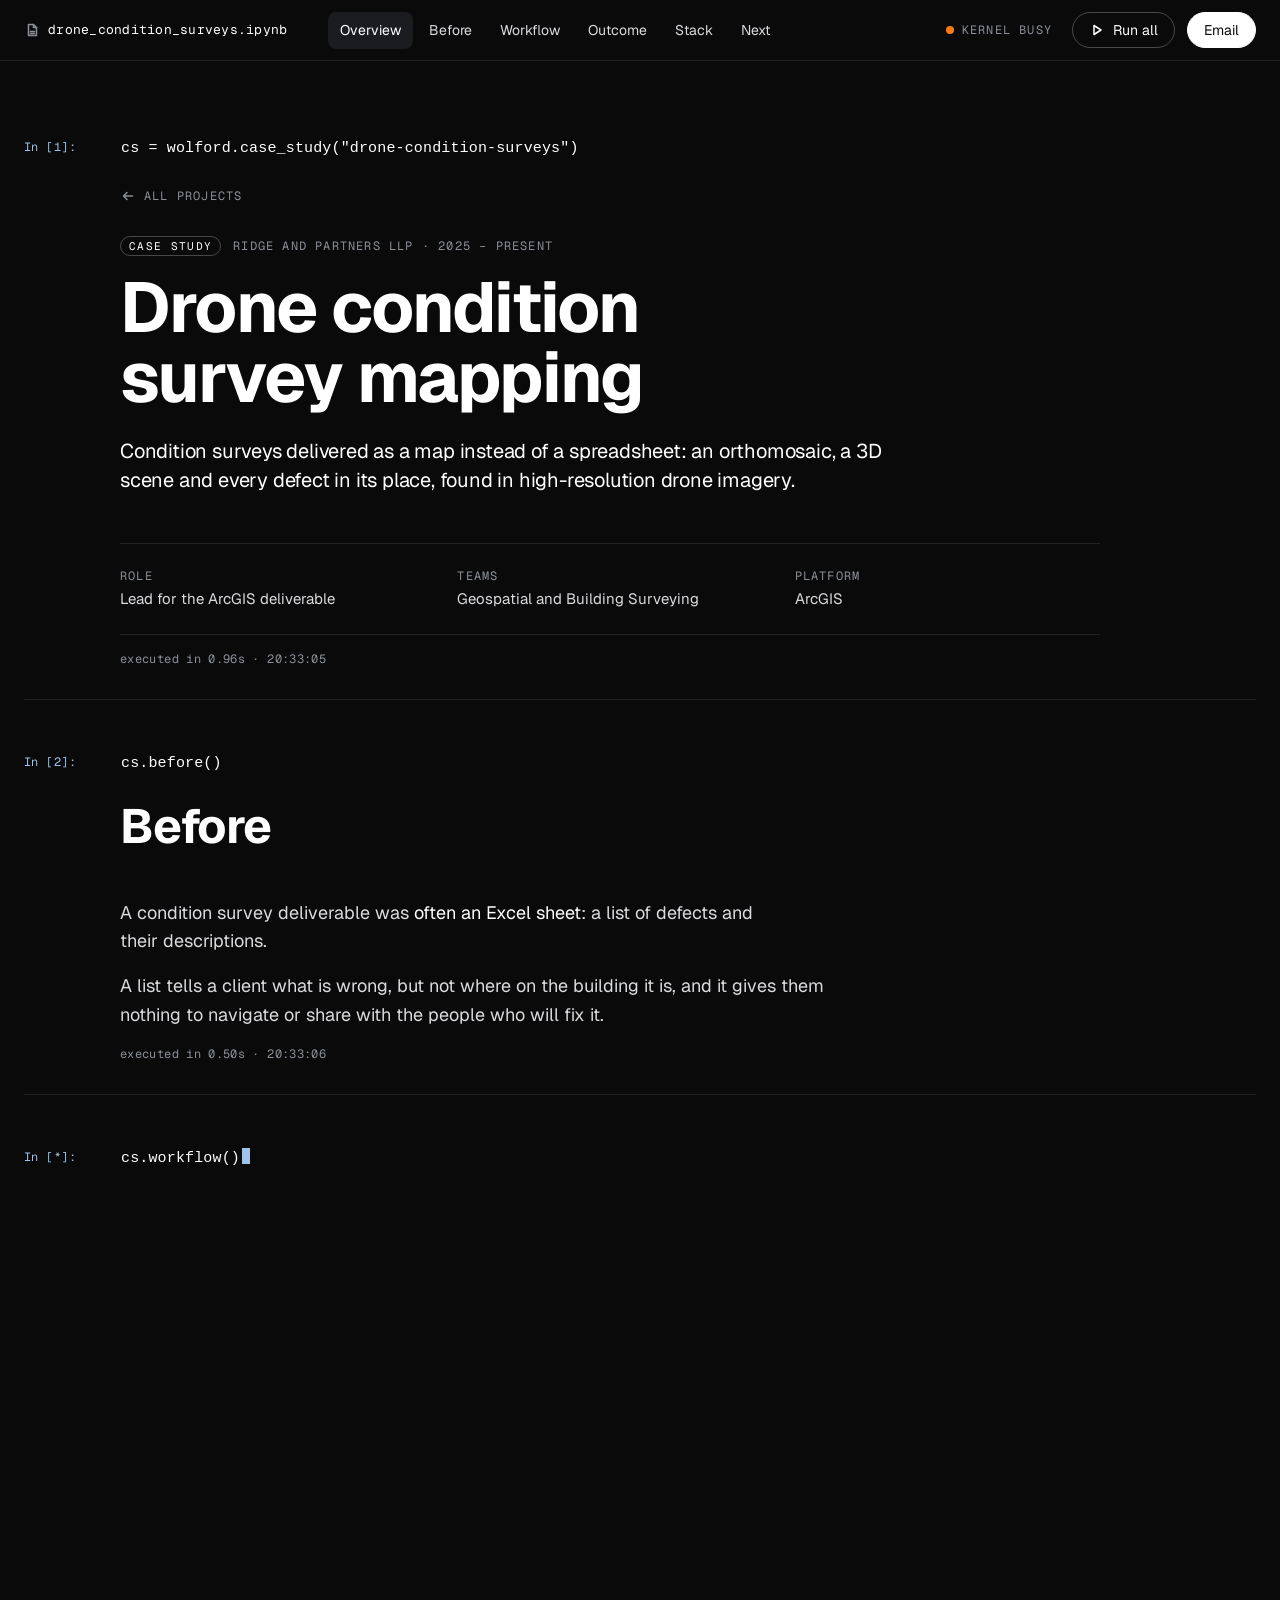
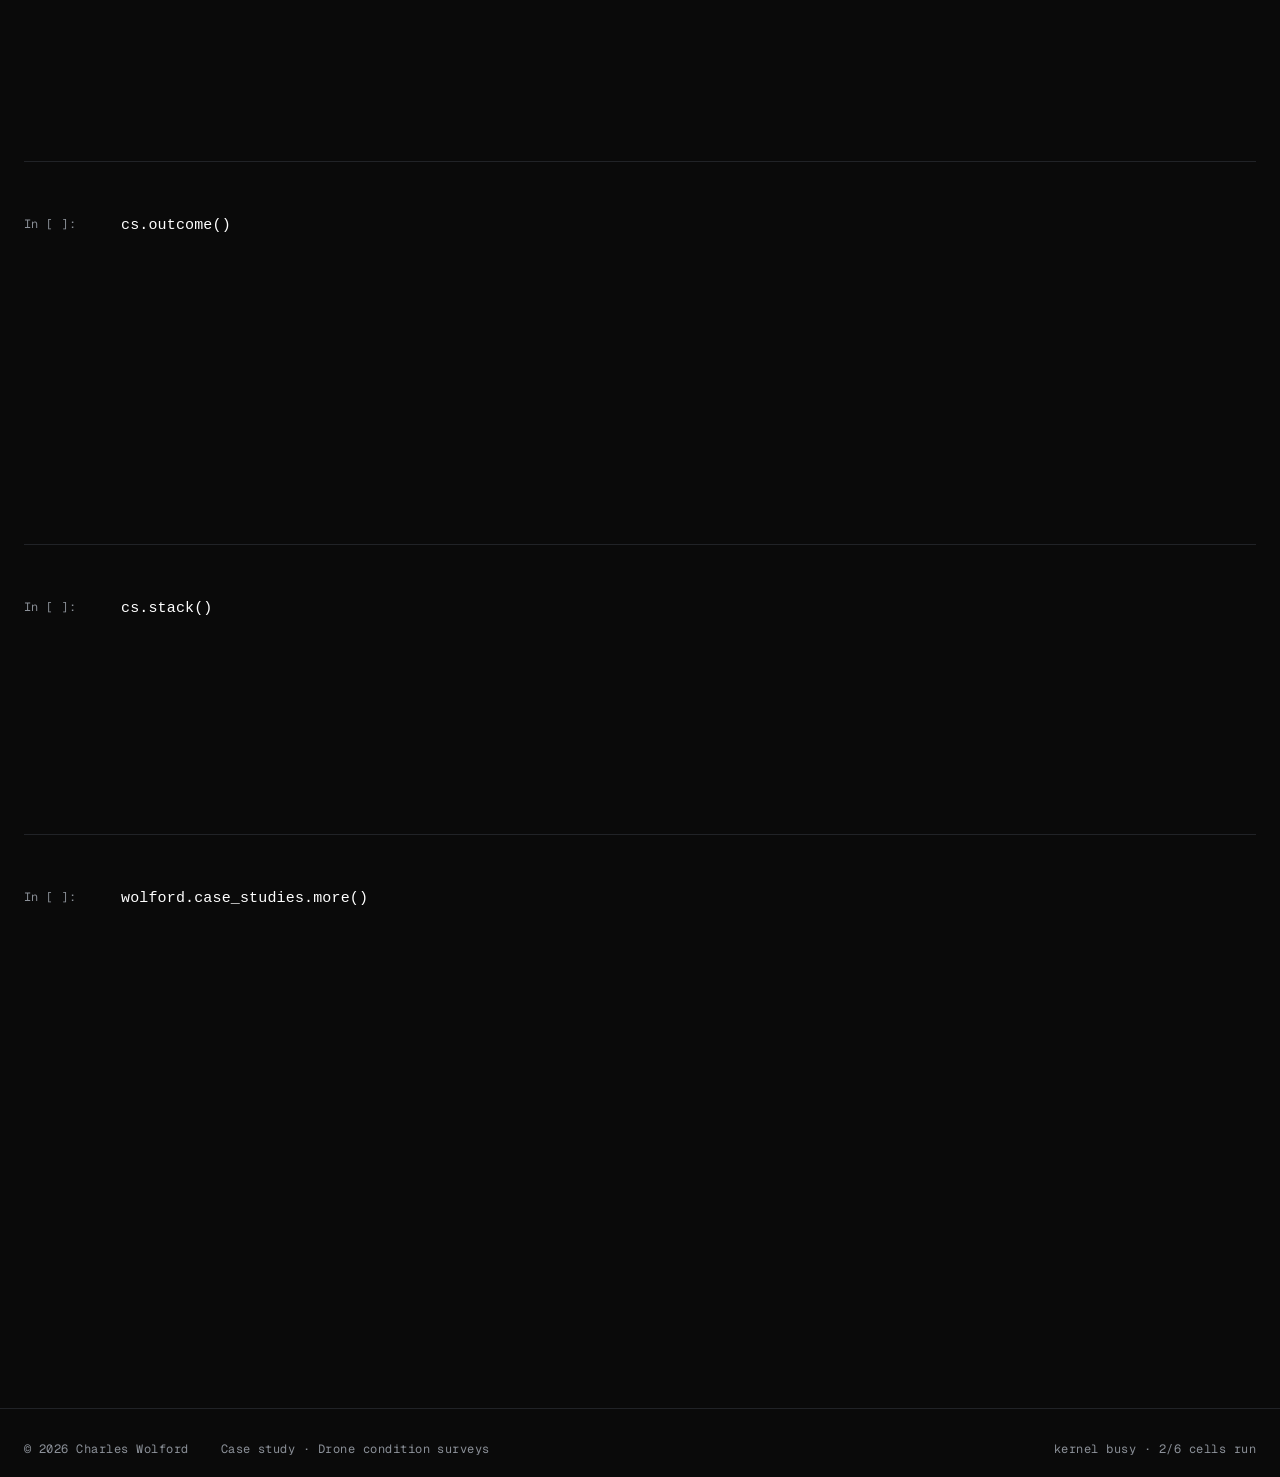
<file: case-studies/drone-condition-surveys.html>
<!doctype html>
<html lang="en">
<head>
  <meta charset="utf-8">
  <meta name="viewport" content="width=device-width, initial-scale=1">
  <title>Drone condition survey mapping · Charles Wolford</title>
  <meta name="description" content="How Charles Wolford turned building condition surveys from spreadsheets into mapped deliverables: orthomosaics, 3D scenes and located defects from drone imagery.">
  <meta name="theme-color" content="#0a0a0a">
  <meta property="og:title" content="Drone condition survey mapping · Charles Wolford">
  <meta property="og:description" content="Condition surveys delivered as a map instead of a spreadsheet: an orthomosaic, a 3D scene and every defect in its place, found in high-resolution drone imagery.">
  <meta property="og:type" content="article">
  <link rel="icon" href="../assets/favicon.svg" type="image/svg+xml">
  <link rel="preconnect" href="https://fonts.googleapis.com">
  <link rel="preconnect" href="https://fonts.gstatic.com" crossorigin>
  <link href="https://fonts.googleapis.com/css2?family=Geist:wght@400&family=Geist+Mono:wght@400&display=swap" rel="stylesheet">
  <link rel="stylesheet" href="../css/style.css?v=21">
  <script>document.documentElement.classList.add('js');</script>
</head>
<body>
  <a class="skip" href="#overview">Skip to content</a>

  <header class="kernel" id="top">
    <div class="kernel-inner">
      <a class="kernel-file" href="../index.html">
        <svg class="icon" viewBox="0 0 16 16" aria-hidden="true"><path d="M4.5 2.5h5l3 3v8h-8z"/><path d="M9.5 2.5v3h3"/><path d="M6.5 9.5h4M6.5 11.5h4"/></svg>
        <span>drone_condition_surveys.ipynb</span>
      </a>

      <nav class="kernel-nav" aria-label="Sections">
        <a href="#overview">Overview</a>
        <a href="#before">Before</a>
        <a href="#pipeline">Workflow</a>
        <a href="#outcome">Outcome</a>
        <a href="#stack">Stack</a>
        <a href="#next">Next</a>
      </nav>

      <div class="kernel-actions">
        <span class="kernel-status" aria-live="polite">
          <i class="dot" data-dot></i>
          <span class="mono-sm" data-status>kernel idle</span>
        </span>
        <button class="pill pill-outline pill-sm" type="button" data-run-all aria-label="Run all cells">
          <svg class="icon" viewBox="0 0 16 16" aria-hidden="true"><path d="M5 3.5v9l7-4.5z"/></svg>
          <span class="run-label">Run all</span>
        </button>
        <a class="pill pill-solid pill-sm" href="../index.html#contact" data-email>Email</a>
        <button class="pill pill-outline pill-sm kernel-menu" type="button" aria-expanded="false" aria-controls="mobile-nav">Cells</button>
      </div>
    </div>
    <nav class="kernel-mobile" id="mobile-nav" aria-label="Sections" hidden>
      <a href="#overview">Overview</a>
      <a href="#before">Before</a>
      <a href="#pipeline">Workflow</a>
      <a href="#outcome">Outcome</a>
      <a href="#stack">Stack</a>
      <a href="#next">Next</a>
    </nav>
  </header>

  <main class="notebook">

    <section class="cell" id="overview" data-cell data-code="cs = wolford.case_study(&quot;drone-condition-surveys&quot;)">
      <div class="prompt mono-sm" aria-hidden="true">In&nbsp;[<span data-n>&nbsp;</span>]:</div>
      <div class="cell-main">
        <pre class="code" aria-hidden="true"><code data-typed>cs = wolford.case_study(&quot;drone-condition-surveys&quot;)</code></pre>
        <div class="output case-head">
          <a class="case-back mono-sm" href="../index.html#projects"><svg class="icon" viewBox="0 0 16 16" aria-hidden="true"><path d="M12.5 8h-9M7 4.5L3.5 8 7 11.5"/></svg> All projects</a>
          <p class="project-meta mono-sm"><span class="chip">Case study</span><span>Ridge and Partners LLP · 2025 – present</span></p>
          <h1 class="display-lg">Drone condition survey mapping</h1>
          <p class="lead">Condition surveys delivered as a map instead of a spreadsheet: an orthomosaic, a 3D scene and every defect in its place, found in high-resolution drone imagery.</p>
          <dl class="case-facts">
            <div><dt class="mono-sm">Role</dt><dd>Lead for the ArcGIS deliverable</dd></div>
            <div><dt class="mono-sm">Teams</dt><dd>Geospatial and Building Surveying</dd></div>
            <div><dt class="mono-sm">Platform</dt><dd>ArcGIS</dd></div>
          </dl>
        </div>
        <p class="stamp mono-sm" data-stamp aria-hidden="true"></p>
      </div>
    </section>

    <section class="cell" id="before" data-cell data-code="cs.before()">
      <div class="prompt mono-sm" aria-hidden="true">In&nbsp;[<span data-n>&nbsp;</span>]:</div>
      <div class="cell-main">
        <pre class="code" aria-hidden="true"><code data-typed>cs.before()</code></pre>
        <div class="output">
          <div class="output-head"><h2 class="display-md">Before</h2></div>
          <div class="prose">
            <p>A condition survey deliverable was <strong>often an Excel sheet</strong>: a list of defects and their descriptions.</p>
            <p>A list tells a client what is wrong, but not where on the building it is, and it gives them nothing to navigate or share with the people who will fix it.</p>
          </div>
        </div>
        <p class="stamp mono-sm" data-stamp aria-hidden="true"></p>
      </div>
    </section>

    <section class="cell" id="pipeline" data-cell data-code="cs.workflow()">
      <div class="prompt mono-sm" aria-hidden="true">In&nbsp;[<span data-n>&nbsp;</span>]:</div>
      <div class="cell-main">
        <pre class="code" aria-hidden="true"><code data-typed>cs.workflow()</code></pre>
        <div class="output">
          <div class="output-head"><h2 class="display-md">Workflow</h2></div>
          <ol class="pipeline" style="--stages:4">
            <li class="stage" style="--n:0">
              <p class="stage-n mono-sm">01 · Capture</p>
              <h3>Drone flight</h3>
              <ul><li>High-resolution inspection imagery</li><li>Captured with the Geospatial team</li></ul>
            </li>
            <li class="stage" style="--n:1">
              <p class="stage-n mono-sm">02 · Process</p>
              <h3>Imagery products</h3>
              <ul><li>Orthomosaic</li><li>3D scene</li></ul>
            </li>
            <li class="stage" style="--n:2">
              <p class="stage-n mono-sm">03 · Inspect</p>
              <h3>Defects found</h3>
              <ul><li>Surveyors review the inspection imagery</li><li>Defects identified and recorded</li></ul>
            </li>
            <li class="stage" style="--n:3">
              <p class="stage-n mono-sm">04 · Deliver</p>
              <h3>Client package</h3>
              <ul><li>Web app with mapped defects</li><li>3D scene</li><li>Report</li></ul>
            </li>
          </ol>
          <p class="pipeline-note mono-sm">Diagram of the workflow, not client data.</p>
          <div class="callout">
            <p class="mono-sm">How defects are captured</p>
            <p>Surveyors find defects by reviewing the high-resolution inspection imagery from the drone capture, rather than in person. Each defect is recorded against the imagery, so it lands on the map where it actually is.</p>
          </div>
        </div>
        <p class="stamp mono-sm" data-stamp aria-hidden="true"></p>
      </div>
    </section>

    <section class="cell" id="outcome" data-cell data-code="cs.outcome()">
      <div class="prompt mono-sm" aria-hidden="true">In&nbsp;[<span data-n>&nbsp;</span>]:</div>
      <div class="cell-main">
        <pre class="code" aria-hidden="true"><code data-typed>cs.outcome()</code></pre>
        <div class="output">
          <div class="output-head"><h2 class="display-md">Outcome</h2></div>
          <ul class="outcomes">
            <li class="outcome"><h3>Faster turnaround</h3><p>Clients receive the mapped survey sooner.</p></li>
            <li class="outcome"><h3>Better coverage</h3><p>More of the building is surveyed, from imagery the drone captures.</p></li>
            <li class="outcome"><h3>Easier sign-off</h3><p>Defects can be seen and checked in context, not read from a row in a spreadsheet.</p></li>
            <li class="outcome"><h3>Safer</h3><p>Surveyors inspect from imagery instead of in person on site.</p></li>
          </ul>
        </div>
        <p class="stamp mono-sm" data-stamp aria-hidden="true"></p>
      </div>
    </section>

    <section class="cell" id="stack" data-cell data-code="cs.stack()">
      <div class="prompt mono-sm" aria-hidden="true">In&nbsp;[<span data-n>&nbsp;</span>]:</div>
      <div class="cell-main">
        <pre class="code" aria-hidden="true"><code data-typed>cs.stack()</code></pre>
        <div class="output">
          <div class="output-head"><h2 class="display-md">Stack</h2></div>
          <ul class="tags"><li>Drone imagery</li><li>Orthomosaics</li><li>3D scenes</li><li>Defect mapping</li><li>ArcGIS</li></ul>
        </div>
        <p class="stamp mono-sm" data-stamp aria-hidden="true"></p>
      </div>
    </section>

    <section class="cell" id="next" data-cell data-code="wolford.case_studies.more()">
      <div class="prompt mono-sm" aria-hidden="true">In&nbsp;[<span data-n>&nbsp;</span>]:</div>
      <div class="cell-main">
        <pre class="code" aria-hidden="true"><code data-typed>wolford.case_studies.more()</code></pre>
        <div class="output">
          <div class="output-head"><h2 class="display-md">More case studies</h2></div>
          <div class="case-next">
            <a class="case-link" href="estate-digital-twins.html"><span class="mono-sm">Previous</span><span class="display-xs">Estate digital twins</span><span class="project-more">Read <svg class="icon" viewBox="0 0 16 16" aria-hidden="true"><path d="M4.5 11.5l7-7M6 4.5h5.5V10"/></svg></span></a>
            <a class="case-link" href="web-and-mobile-gis.html"><span class="mono-sm">Next</span><span class="display-xs">Web and mobile GIS applications</span><span class="project-more">Read <svg class="icon" viewBox="0 0 16 16" aria-hidden="true"><path d="M4.5 11.5l7-7M6 4.5h5.5V10"/></svg></span></a>
          </div>
          <div class="actions" style="margin-top:var(--s-6)">
            <a class="pill pill-solid" href="../index.html#contact" data-email>Email me</a>
            <a class="pill pill-outline" href="../index.html#projects">All projects</a>
          </div>
        </div>
        <p class="stamp mono-sm" data-stamp aria-hidden="true"></p>
      </div>
    </section>

  </main>

  <footer class="foot">
    <div class="foot-inner">
      <span class="mono-sm">© 2026 Charles Wolford</span>
      <span class="mono-sm">Case study · Drone condition surveys</span>
      <span class="mono-sm" data-foot-status>kernel idle · <span data-cell-count>0</span>/<span data-cell-total>6</span> cells run</span>
    </div>
  </footer>

  <script src="../js/main.js?v=17"></script>
</body>
</html>
</file>
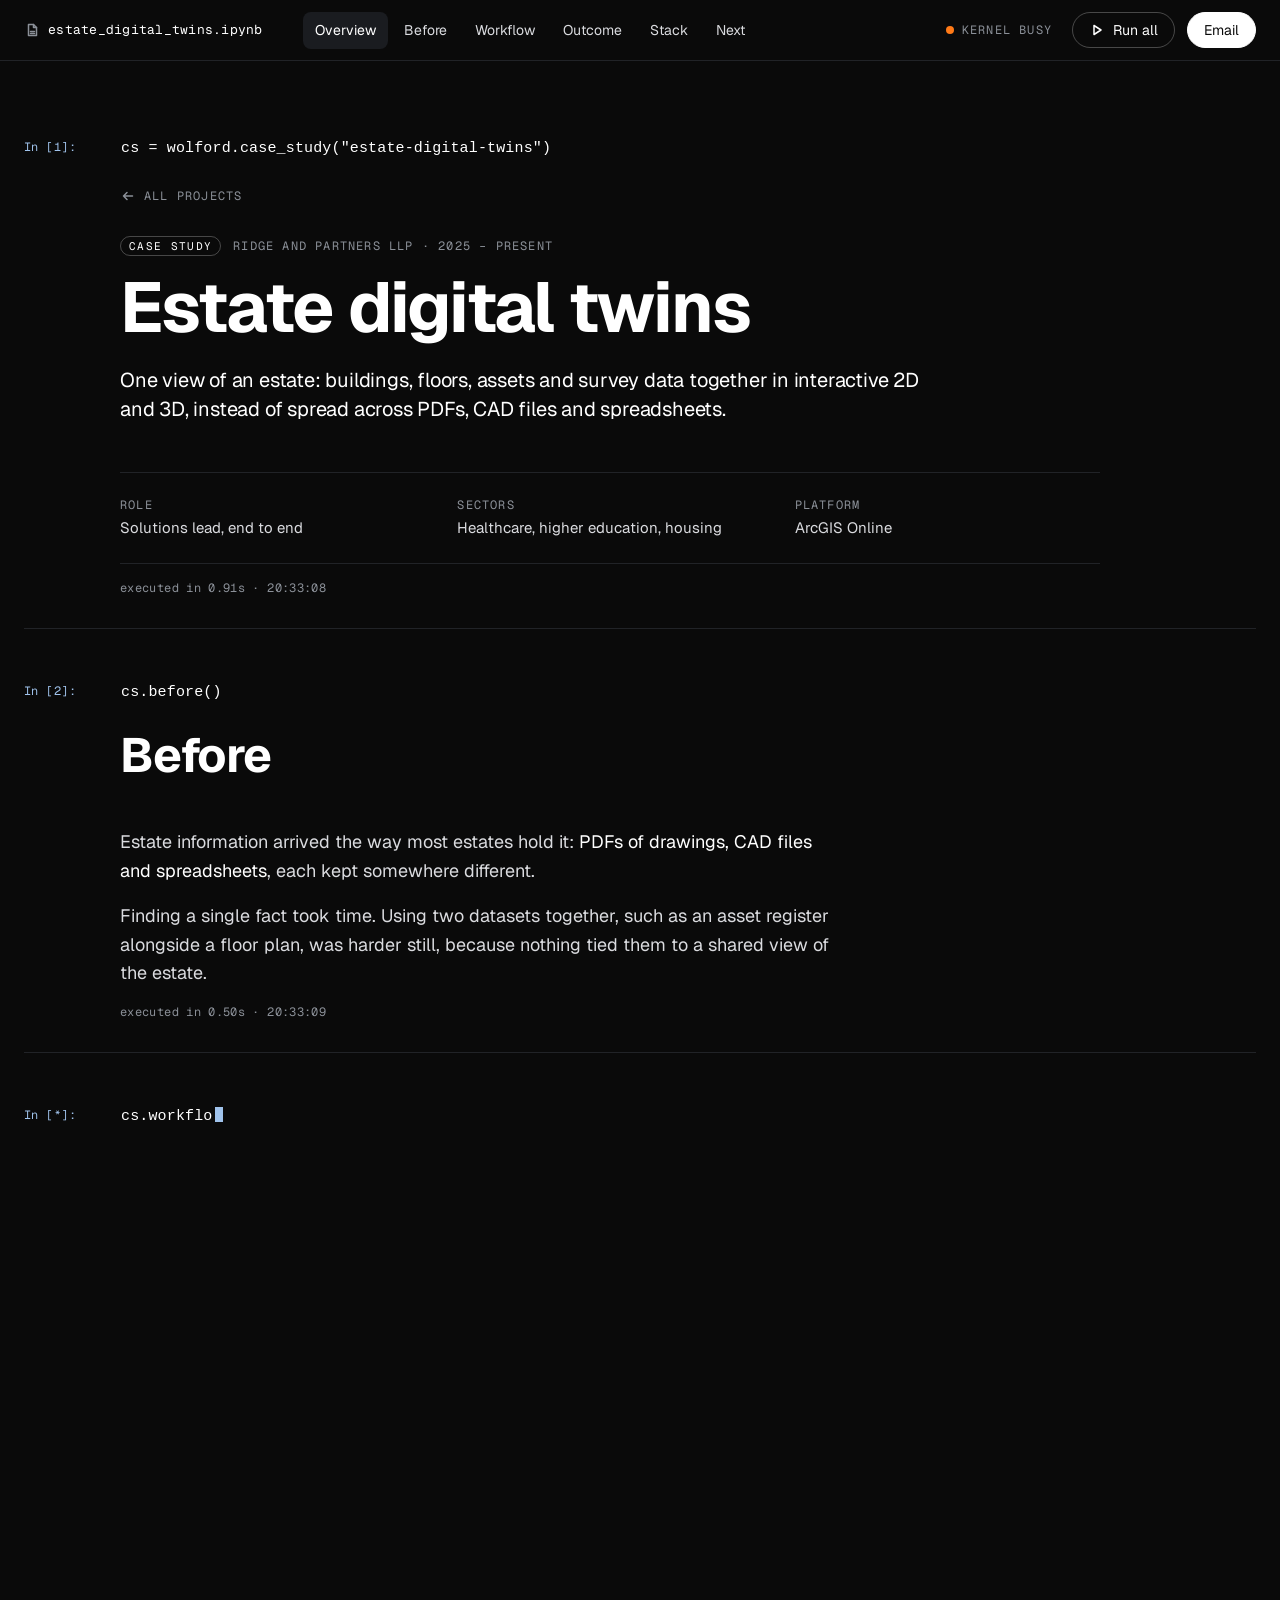
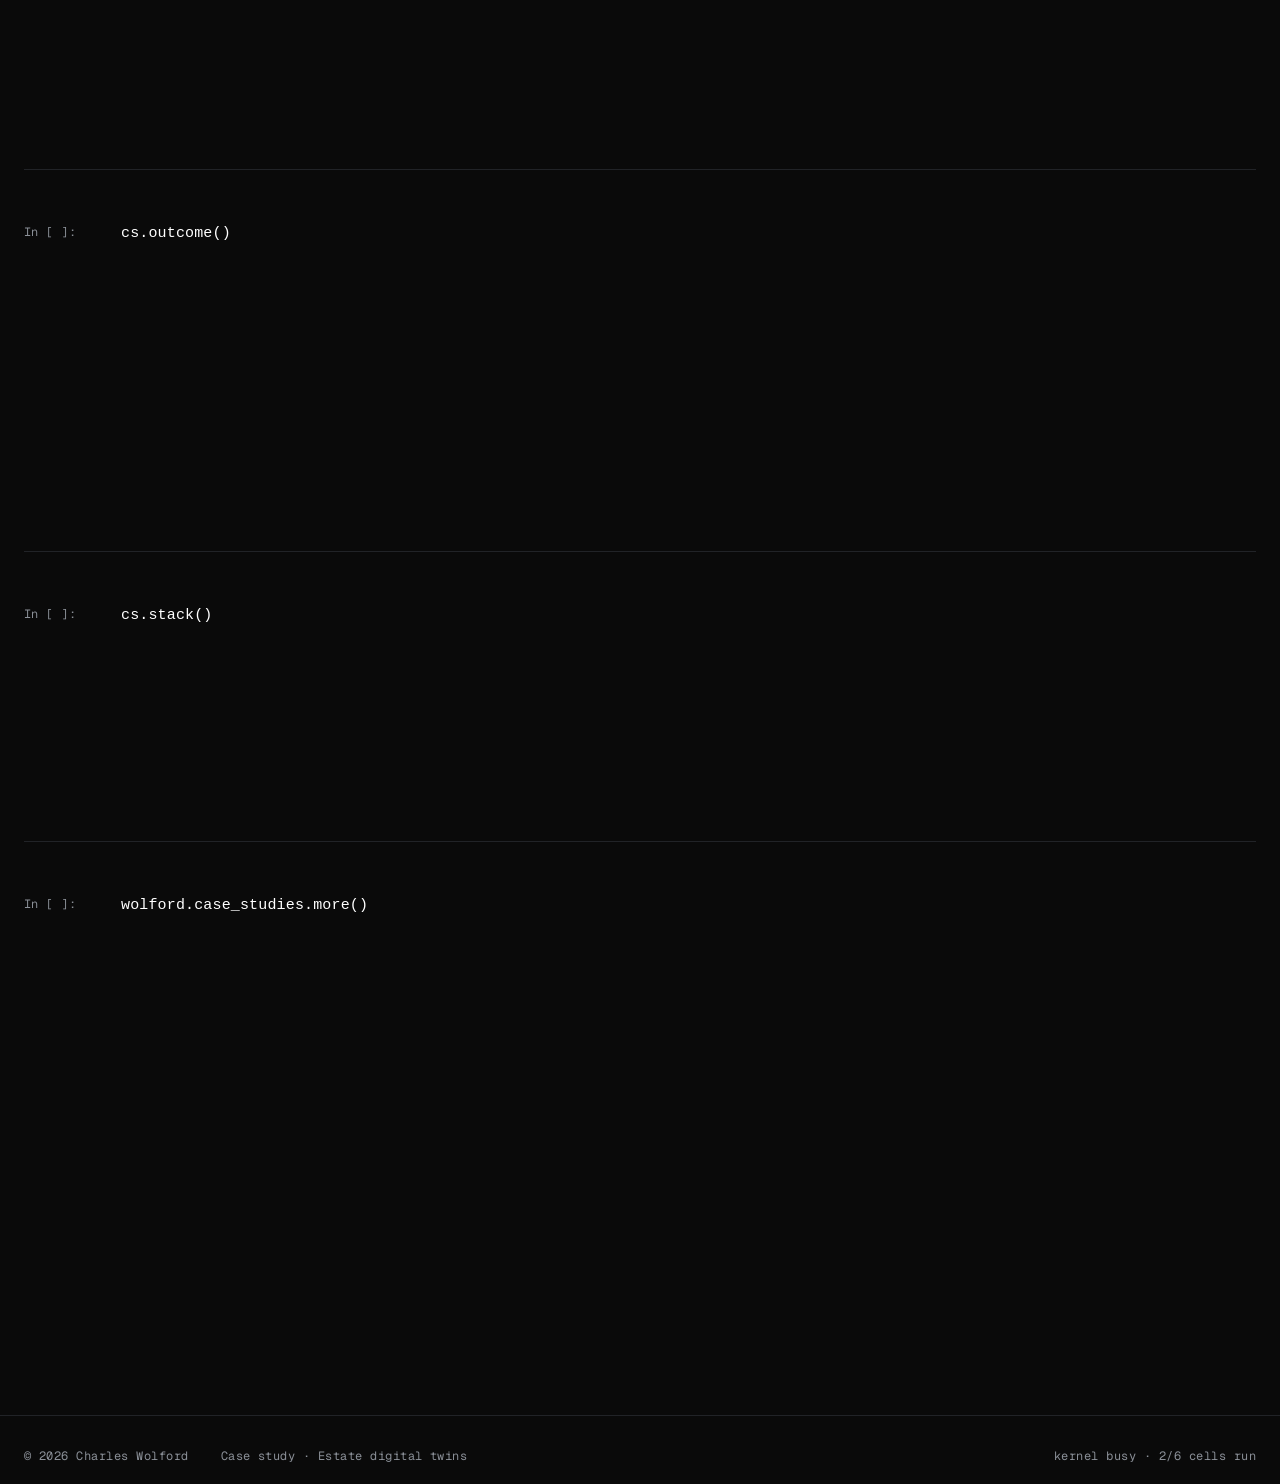
<file: case-studies/estate-digital-twins.html>
<!doctype html>
<html lang="en">
<head>
  <meta charset="utf-8">
  <meta name="viewport" content="width=device-width, initial-scale=1">
  <title>Estate digital twins · Charles Wolford</title>
  <meta name="description" content="How Charles Wolford brings Revit models, drone captures, surveys and asset registers into one ArcGIS view of an estate, correctly placed on the British National Grid.">
  <meta name="theme-color" content="#0a0a0a">
  <meta property="og:title" content="Estate digital twins · Charles Wolford">
  <meta property="og:description" content="One view of an estate: buildings, floors, assets and survey data together in interactive 2D and 3D, instead of spread across PDFs, CAD files and spreadsheets.">
  <meta property="og:type" content="article">
  <link rel="icon" href="../assets/favicon.svg" type="image/svg+xml">
  <link rel="preconnect" href="https://fonts.googleapis.com">
  <link rel="preconnect" href="https://fonts.gstatic.com" crossorigin>
  <link href="https://fonts.googleapis.com/css2?family=Geist:wght@400&family=Geist+Mono:wght@400&display=swap" rel="stylesheet">
  <link rel="stylesheet" href="../css/style.css?v=21">
  <script>document.documentElement.classList.add('js');</script>
</head>
<body>
  <a class="skip" href="#overview">Skip to content</a>

  <header class="kernel" id="top">
    <div class="kernel-inner">
      <a class="kernel-file" href="../index.html">
        <svg class="icon" viewBox="0 0 16 16" aria-hidden="true"><path d="M4.5 2.5h5l3 3v8h-8z"/><path d="M9.5 2.5v3h3"/><path d="M6.5 9.5h4M6.5 11.5h4"/></svg>
        <span>estate_digital_twins.ipynb</span>
      </a>

      <nav class="kernel-nav" aria-label="Sections">
        <a href="#overview">Overview</a>
        <a href="#before">Before</a>
        <a href="#pipeline">Workflow</a>
        <a href="#outcome">Outcome</a>
        <a href="#stack">Stack</a>
        <a href="#next">Next</a>
      </nav>

      <div class="kernel-actions">
        <span class="kernel-status" aria-live="polite">
          <i class="dot" data-dot></i>
          <span class="mono-sm" data-status>kernel idle</span>
        </span>
        <button class="pill pill-outline pill-sm" type="button" data-run-all aria-label="Run all cells">
          <svg class="icon" viewBox="0 0 16 16" aria-hidden="true"><path d="M5 3.5v9l7-4.5z"/></svg>
          <span class="run-label">Run all</span>
        </button>
        <a class="pill pill-solid pill-sm" href="../index.html#contact" data-email>Email</a>
        <button class="pill pill-outline pill-sm kernel-menu" type="button" aria-expanded="false" aria-controls="mobile-nav">Cells</button>
      </div>
    </div>
    <nav class="kernel-mobile" id="mobile-nav" aria-label="Sections" hidden>
      <a href="#overview">Overview</a>
      <a href="#before">Before</a>
      <a href="#pipeline">Workflow</a>
      <a href="#outcome">Outcome</a>
      <a href="#stack">Stack</a>
      <a href="#next">Next</a>
    </nav>
  </header>

  <main class="notebook">

    <section class="cell" id="overview" data-cell data-code="cs = wolford.case_study(&quot;estate-digital-twins&quot;)">
      <div class="prompt mono-sm" aria-hidden="true">In&nbsp;[<span data-n>&nbsp;</span>]:</div>
      <div class="cell-main">
        <pre class="code" aria-hidden="true"><code data-typed>cs = wolford.case_study(&quot;estate-digital-twins&quot;)</code></pre>
        <div class="output case-head">
          <a class="case-back mono-sm" href="../index.html#projects"><svg class="icon" viewBox="0 0 16 16" aria-hidden="true"><path d="M12.5 8h-9M7 4.5L3.5 8 7 11.5"/></svg> All projects</a>
          <p class="project-meta mono-sm"><span class="chip">Case study</span><span>Ridge and Partners LLP · 2025 – present</span></p>
          <h1 class="display-lg">Estate digital twins</h1>
          <p class="lead">One view of an estate: buildings, floors, assets and survey data together in interactive 2D and 3D, instead of spread across PDFs, CAD files and spreadsheets.</p>
          <dl class="case-facts">
            <div><dt class="mono-sm">Role</dt><dd>Solutions lead, end to end</dd></div>
            <div><dt class="mono-sm">Sectors</dt><dd>Healthcare, higher education, housing</dd></div>
            <div><dt class="mono-sm">Platform</dt><dd>ArcGIS Online</dd></div>
          </dl>
        </div>
        <p class="stamp mono-sm" data-stamp aria-hidden="true"></p>
      </div>
    </section>

    <section class="cell" id="before" data-cell data-code="cs.before()">
      <div class="prompt mono-sm" aria-hidden="true">In&nbsp;[<span data-n>&nbsp;</span>]:</div>
      <div class="cell-main">
        <pre class="code" aria-hidden="true"><code data-typed>cs.before()</code></pre>
        <div class="output">
          <div class="output-head"><h2 class="display-md">Before</h2></div>
          <div class="prose">
            <p>Estate information arrived the way most estates hold it: <strong>PDFs of drawings, CAD files and spreadsheets</strong>, each kept somewhere different.</p>
            <p>Finding a single fact took time. Using two datasets together, such as an asset register alongside a floor plan, was harder still, because nothing tied them to a shared view of the estate.</p>
          </div>
        </div>
        <p class="stamp mono-sm" data-stamp aria-hidden="true"></p>
      </div>
    </section>

    <section class="cell" id="pipeline" data-cell data-code="cs.workflow()">
      <div class="prompt mono-sm" aria-hidden="true">In&nbsp;[<span data-n>&nbsp;</span>]:</div>
      <div class="cell-main">
        <pre class="code" aria-hidden="true"><code data-typed>cs.workflow()</code></pre>
        <div class="output">
          <div class="output-head"><h2 class="display-md">Workflow</h2></div>
          <ol class="pipeline" style="--stages:4">
            <li class="stage" style="--n:0">
              <p class="stage-n mono-sm">01 · Inputs</p>
              <h3>Four sources</h3>
              <ul><li>Revit models</li><li>Drone captures</li><li>Survey data</li><li>Asset registers</li></ul>
            </li>
            <li class="stage" style="--n:1">
              <p class="stage-n mono-sm">02 · Georeference</p>
              <h3>Placed on the grid</h3>
              <ul><li>Revit survey points resolved</li><li>Models land on the British National Grid</li><li>Lined up with survey and drone data</li></ul>
            </li>
            <li class="stage" style="--n:2">
              <p class="stage-n mono-sm">03 · Integrate</p>
              <h3>One environment</h3>
              <ul><li>BIM and floor plan pipelines</li><li>Asset records brought in alongside</li><li>Published to ArcGIS</li></ul>
            </li>
            <li class="stage" style="--n:3">
              <p class="stage-n mono-sm">04 · Output</p>
              <h3>Estate experience</h3>
              <ul><li>Interactive 2D and 3D views</li><li>Buildings, floors and assets together</li><li>One place to search</li></ul>
            </li>
          </ol>
          <p class="pipeline-note mono-sm">Diagram of the workflow, not client data.</p>
          <div class="callout">
            <p class="mono-sm">The hard part</p>
            <p>A Revit model only lands in the right place on a map if its survey point is set up correctly. I resolved the survey point georeferencing so the models land correctly on the British National Grid, lined up with the survey and drone data around them. Without that, nothing else in the view can be trusted.</p>
          </div>
        </div>
        <p class="stamp mono-sm" data-stamp aria-hidden="true"></p>
      </div>
    </section>

    <section class="cell" id="outcome" data-cell data-code="cs.outcome()">
      <div class="prompt mono-sm" aria-hidden="true">In&nbsp;[<span data-n>&nbsp;</span>]:</div>
      <div class="cell-main">
        <pre class="code" aria-hidden="true"><code data-typed>cs.outcome()</code></pre>
        <div class="output">
          <div class="output-head"><h2 class="display-md">Outcome</h2></div>
          <ul class="outcomes">
            <li class="outcome"><h3>One place to look</h3><p>Information that took time to track down now sits in a single view of the estate.</p></li>
            <li class="outcome"><h3>Data used together</h3><p>BIM, drone, survey and asset data can be read side by side, where before each lived in its own file.</p></li>
            <li class="outcome"><h3>Evidence-led planning</h3><p>Part of the digital estate roadmaps I shape with clients, moving them from fragmented data to confident planning.</p></li>
          </ul>
        </div>
        <p class="stamp mono-sm" data-stamp aria-hidden="true"></p>
      </div>
    </section>

    <section class="cell" id="stack" data-cell data-code="cs.stack()">
      <div class="prompt mono-sm" aria-hidden="true">In&nbsp;[<span data-n>&nbsp;</span>]:</div>
      <div class="cell-main">
        <pre class="code" aria-hidden="true"><code data-typed>cs.stack()</code></pre>
        <div class="output">
          <div class="output-head"><h2 class="display-md">Stack</h2></div>
          <ul class="tags"><li>Revit</li><li>ArcGIS Online</li><li>British National Grid</li><li>Drone imagery</li><li>Floor plans</li><li>Asset data</li></ul>
        </div>
        <p class="stamp mono-sm" data-stamp aria-hidden="true"></p>
      </div>
    </section>

    <section class="cell" id="next" data-cell data-code="wolford.case_studies.more()">
      <div class="prompt mono-sm" aria-hidden="true">In&nbsp;[<span data-n>&nbsp;</span>]:</div>
      <div class="cell-main">
        <pre class="code" aria-hidden="true"><code data-typed>wolford.case_studies.more()</code></pre>
        <div class="output">
          <div class="output-head"><h2 class="display-md">More case studies</h2></div>
          <div class="case-next">
            <a class="case-link" href="incident-management-dashboards.html"><span class="mono-sm">Previous</span><span class="display-xs">Real-time incident management dashboards</span><span class="project-more">Read <svg class="icon" viewBox="0 0 16 16" aria-hidden="true"><path d="M4.5 11.5l7-7M6 4.5h5.5V10"/></svg></span></a>
            <a class="case-link" href="drone-condition-surveys.html"><span class="mono-sm">Next</span><span class="display-xs">Drone condition survey mapping</span><span class="project-more">Read <svg class="icon" viewBox="0 0 16 16" aria-hidden="true"><path d="M4.5 11.5l7-7M6 4.5h5.5V10"/></svg></span></a>
          </div>
          <div class="actions" style="margin-top:var(--s-6)">
            <a class="pill pill-solid" href="../index.html#contact" data-email>Email me</a>
            <a class="pill pill-outline" href="../index.html#projects">All projects</a>
          </div>
        </div>
        <p class="stamp mono-sm" data-stamp aria-hidden="true"></p>
      </div>
    </section>

  </main>

  <footer class="foot">
    <div class="foot-inner">
      <span class="mono-sm">© 2026 Charles Wolford</span>
      <span class="mono-sm">Case study · Estate digital twins</span>
      <span class="mono-sm" data-foot-status>kernel idle · <span data-cell-count>0</span>/<span data-cell-total>6</span> cells run</span>
    </div>
  </footer>

  <script src="../js/main.js?v=17"></script>
</body>
</html>
</file>
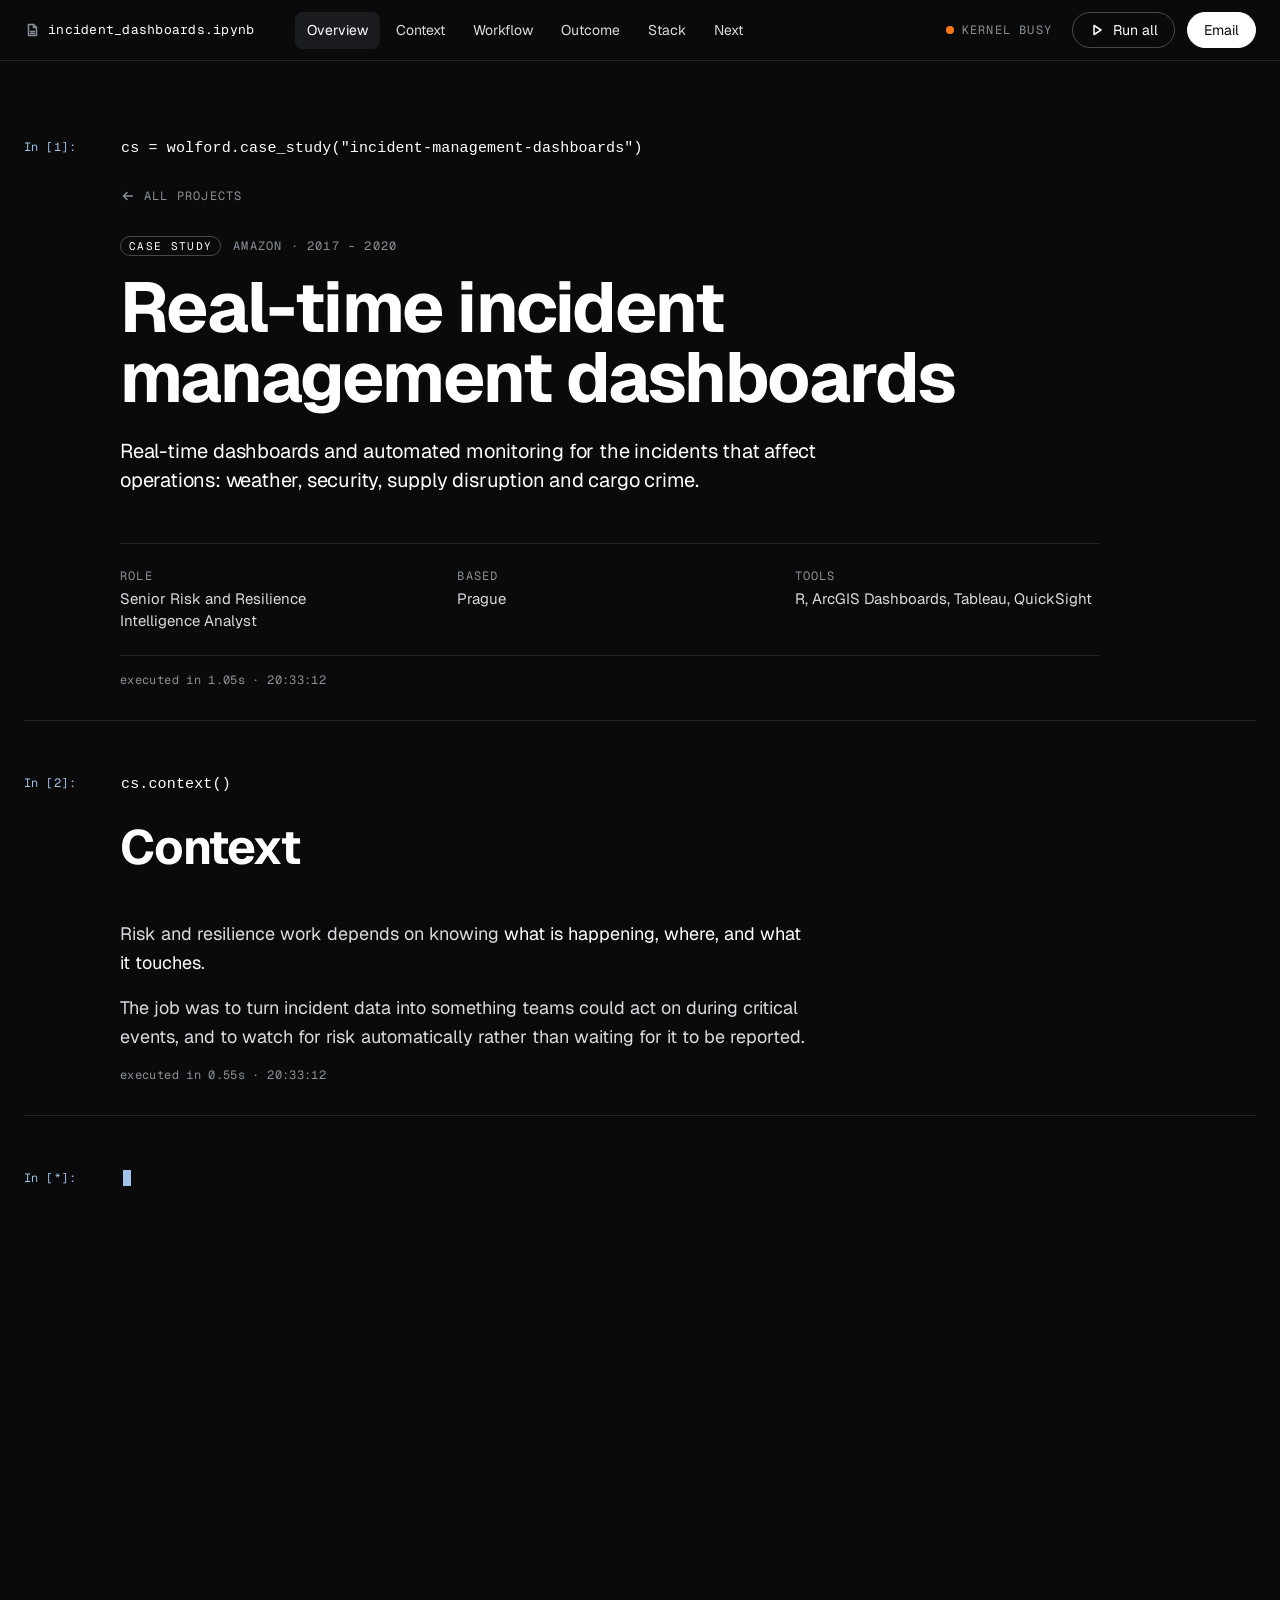
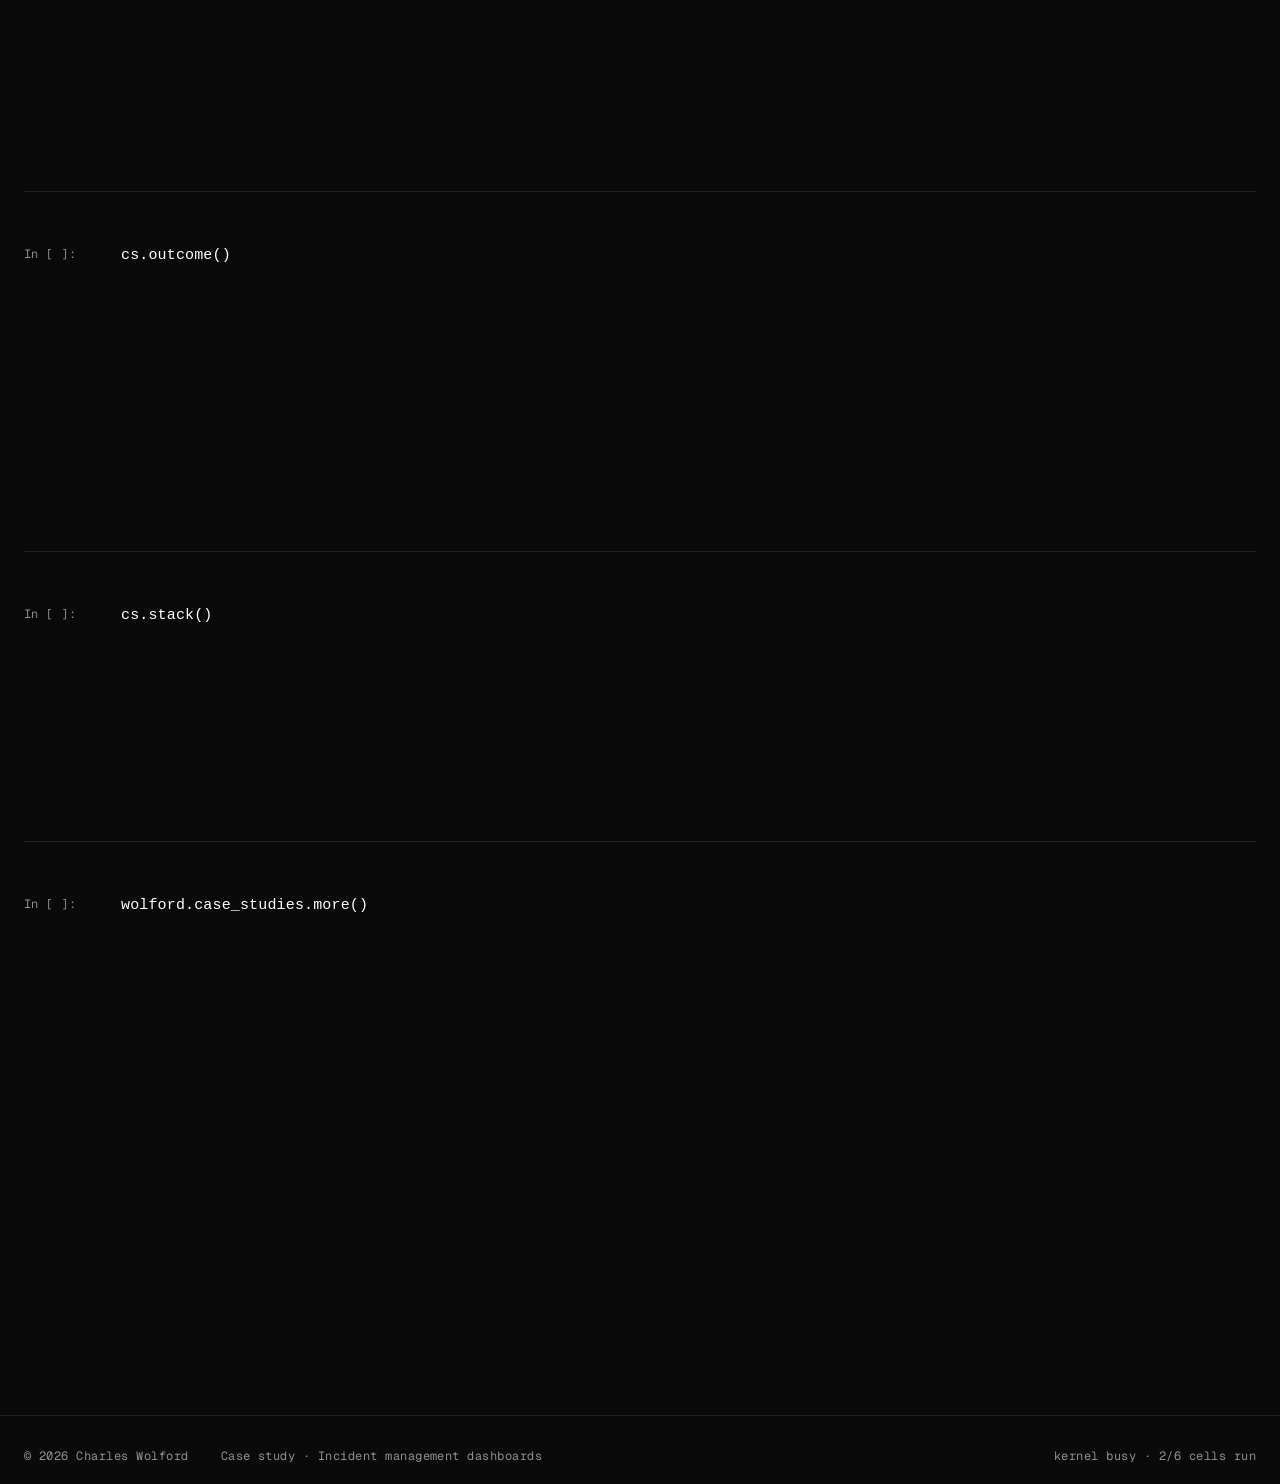
<file: case-studies/incident-management-dashboards.html>
<!doctype html>
<html lang="en">
<head>
  <meta charset="utf-8">
  <meta name="viewport" content="width=device-width, initial-scale=1">
  <title>Real-time incident management dashboards · Charles Wolford</title>
  <meta name="description" content="Real-time dashboards and automated geospatial monitoring built by Charles Wolford for incidents affecting Amazon operations: weather, security, supply disruption and cargo crime.">
  <meta name="theme-color" content="#0a0a0a">
  <meta property="og:title" content="Real-time incident management dashboards · Charles Wolford">
  <meta property="og:description" content="Real-time dashboards and automated monitoring for the incidents that affect operations: weather, security, supply disruption and cargo crime.">
  <meta property="og:type" content="article">
  <link rel="icon" href="../assets/favicon.svg" type="image/svg+xml">
  <link rel="preconnect" href="https://fonts.googleapis.com">
  <link rel="preconnect" href="https://fonts.gstatic.com" crossorigin>
  <link href="https://fonts.googleapis.com/css2?family=Geist:wght@400&family=Geist+Mono:wght@400&display=swap" rel="stylesheet">
  <link rel="stylesheet" href="../css/style.css?v=21">
  <script>document.documentElement.classList.add('js');</script>
</head>
<body>
  <a class="skip" href="#overview">Skip to content</a>

  <header class="kernel" id="top">
    <div class="kernel-inner">
      <a class="kernel-file" href="../index.html">
        <svg class="icon" viewBox="0 0 16 16" aria-hidden="true"><path d="M4.5 2.5h5l3 3v8h-8z"/><path d="M9.5 2.5v3h3"/><path d="M6.5 9.5h4M6.5 11.5h4"/></svg>
        <span>incident_dashboards.ipynb</span>
      </a>

      <nav class="kernel-nav" aria-label="Sections">
        <a href="#overview">Overview</a>
        <a href="#before">Context</a>
        <a href="#pipeline">Workflow</a>
        <a href="#outcome">Outcome</a>
        <a href="#stack">Stack</a>
        <a href="#next">Next</a>
      </nav>

      <div class="kernel-actions">
        <span class="kernel-status" aria-live="polite">
          <i class="dot" data-dot></i>
          <span class="mono-sm" data-status>kernel idle</span>
        </span>
        <button class="pill pill-outline pill-sm" type="button" data-run-all aria-label="Run all cells">
          <svg class="icon" viewBox="0 0 16 16" aria-hidden="true"><path d="M5 3.5v9l7-4.5z"/></svg>
          <span class="run-label">Run all</span>
        </button>
        <a class="pill pill-solid pill-sm" href="../index.html#contact" data-email>Email</a>
        <button class="pill pill-outline pill-sm kernel-menu" type="button" aria-expanded="false" aria-controls="mobile-nav">Cells</button>
      </div>
    </div>
    <nav class="kernel-mobile" id="mobile-nav" aria-label="Sections" hidden>
      <a href="#overview">Overview</a>
      <a href="#before">Context</a>
      <a href="#pipeline">Workflow</a>
      <a href="#outcome">Outcome</a>
      <a href="#stack">Stack</a>
      <a href="#next">Next</a>
    </nav>
  </header>

  <main class="notebook">

    <section class="cell" id="overview" data-cell data-code="cs = wolford.case_study(&quot;incident-management-dashboards&quot;)">
      <div class="prompt mono-sm" aria-hidden="true">In&nbsp;[<span data-n>&nbsp;</span>]:</div>
      <div class="cell-main">
        <pre class="code" aria-hidden="true"><code data-typed>cs = wolford.case_study(&quot;incident-management-dashboards&quot;)</code></pre>
        <div class="output case-head">
          <a class="case-back mono-sm" href="../index.html#projects"><svg class="icon" viewBox="0 0 16 16" aria-hidden="true"><path d="M12.5 8h-9M7 4.5L3.5 8 7 11.5"/></svg> All projects</a>
          <p class="project-meta mono-sm"><span class="chip">Case study</span><span>Amazon · 2017 – 2020</span></p>
          <h1 class="display-lg">Real-time incident management dashboards</h1>
          <p class="lead">Real-time dashboards and automated monitoring for the incidents that affect operations: weather, security, supply disruption and cargo crime.</p>
          <dl class="case-facts">
            <div><dt class="mono-sm">Role</dt><dd>Senior Risk and Resilience Intelligence Analyst</dd></div>
            <div><dt class="mono-sm">Based</dt><dd>Prague</dd></div>
            <div><dt class="mono-sm">Tools</dt><dd>R, ArcGIS Dashboards, Tableau, QuickSight</dd></div>
          </dl>
        </div>
        <p class="stamp mono-sm" data-stamp aria-hidden="true"></p>
      </div>
    </section>

    <section class="cell" id="before" data-cell data-code="cs.context()">
      <div class="prompt mono-sm" aria-hidden="true">In&nbsp;[<span data-n>&nbsp;</span>]:</div>
      <div class="cell-main">
        <pre class="code" aria-hidden="true"><code data-typed>cs.context()</code></pre>
        <div class="output">
          <div class="output-head"><h2 class="display-md">Context</h2></div>
          <div class="prose">
            <p>Risk and resilience work depends on knowing <strong>what is happening, where, and what it touches</strong>.</p>
            <p>The job was to turn incident data into something teams could act on during critical events, and to watch for risk automatically rather than waiting for it to be reported.</p>
          </div>
        </div>
        <p class="stamp mono-sm" data-stamp aria-hidden="true"></p>
      </div>
    </section>

    <section class="cell" id="pipeline" data-cell data-code="cs.workflow()">
      <div class="prompt mono-sm" aria-hidden="true">In&nbsp;[<span data-n>&nbsp;</span>]:</div>
      <div class="cell-main">
        <pre class="code" aria-hidden="true"><code data-typed>cs.workflow()</code></pre>
        <div class="output">
          <div class="output-head"><h2 class="display-md">Workflow</h2></div>
          <ol class="pipeline" style="--stages:4">
            <li class="stage" style="--n:0">
              <p class="stage-n mono-sm">01 · Watch</p>
              <h3>Incident data</h3>
              <ul><li>Weather</li><li>Security</li><li>Supply disruption</li><li>Cargo crime</li></ul>
            </li>
            <li class="stage" style="--n:1">
              <p class="stage-n mono-sm">02 · Analyse</p>
              <h3>Spatial and statistical</h3>
              <ul><li>Geospatial analysis</li><li>Statistical modelling in R</li></ul>
            </li>
            <li class="stage" style="--n:2">
              <p class="stage-n mono-sm">03 · Monitor</p>
              <h3>Automated rules</h3>
              <ul><li>Vehicles entering high-risk areas</li><li>Checks run automatically</li></ul>
            </li>
            <li class="stage" style="--n:3">
              <p class="stage-n mono-sm">04 · Act</p>
              <h3>Alerts and dashboards</h3>
              <ul><li>AWS SNS alerts</li><li>ArcGIS Dashboards</li><li>Tableau and QuickSight</li></ul>
            </li>
          </ol>
          <p class="pipeline-note mono-sm">Diagram of the workflow, not operational data.</p>
          <div class="callout">
            <p class="mono-sm">Example: cargo crime</p>
            <p>One monitor watched for cargo trucks entering areas with a high risk of cargo crime. When a truck crossed into one, an alert went out through AWS SNS, so the right people knew in real time.</p>
          </div>
        </div>
        <p class="stamp mono-sm" data-stamp aria-hidden="true"></p>
      </div>
    </section>

    <section class="cell" id="outcome" data-cell data-code="cs.outcome()">
      <div class="prompt mono-sm" aria-hidden="true">In&nbsp;[<span data-n>&nbsp;</span>]:</div>
      <div class="cell-main">
        <pre class="code" aria-hidden="true"><code data-typed>cs.outcome()</code></pre>
        <div class="output">
          <div class="output-head"><h2 class="display-md">Outcome</h2></div>
          <ul class="outcomes">
            <li class="outcome"><h3>Faster response</h3><p>Teams saw incidents as they happened, improving response times during critical events.</p></li>
            <li class="outcome"><h3>Fewer missed events</h3><p>Automated monitoring meant fewer events went unnoticed.</p></li>
            <li class="outcome"><h3>Wider coverage</h3><p>Weather, security, supply disruption and cargo crime watched across Amazon facilities.</p></li>
          </ul>
        </div>
        <p class="stamp mono-sm" data-stamp aria-hidden="true"></p>
      </div>
    </section>

    <section class="cell" id="stack" data-cell data-code="cs.stack()">
      <div class="prompt mono-sm" aria-hidden="true">In&nbsp;[<span data-n>&nbsp;</span>]:</div>
      <div class="cell-main">
        <pre class="code" aria-hidden="true"><code data-typed>cs.stack()</code></pre>
        <div class="output">
          <div class="output-head"><h2 class="display-md">Stack</h2></div>
          <ul class="tags"><li>R</li><li>Statistical modelling</li><li>Geospatial analysis</li><li>ArcGIS Dashboards</li><li>Tableau</li><li>Amazon QuickSight</li><li>AWS SNS</li></ul>
        </div>
        <p class="stamp mono-sm" data-stamp aria-hidden="true"></p>
      </div>
    </section>

    <section class="cell" id="next" data-cell data-code="wolford.case_studies.more()">
      <div class="prompt mono-sm" aria-hidden="true">In&nbsp;[<span data-n>&nbsp;</span>]:</div>
      <div class="cell-main">
        <pre class="code" aria-hidden="true"><code data-typed>wolford.case_studies.more()</code></pre>
        <div class="output">
          <div class="output-head"><h2 class="display-md">More case studies</h2></div>
          <div class="case-next">
            <a class="case-link" href="standing-up-a-gis-programme.html"><span class="mono-sm">Previous</span><span class="display-xs">Standing up a GIS programme</span><span class="project-more">Read <svg class="icon" viewBox="0 0 16 16" aria-hidden="true"><path d="M4.5 11.5l7-7M6 4.5h5.5V10"/></svg></span></a>
            <a class="case-link" href="estate-digital-twins.html"><span class="mono-sm">Next</span><span class="display-xs">Estate digital twins</span><span class="project-more">Read <svg class="icon" viewBox="0 0 16 16" aria-hidden="true"><path d="M4.5 11.5l7-7M6 4.5h5.5V10"/></svg></span></a>
          </div>
          <div class="actions" style="margin-top:var(--s-6)">
            <a class="pill pill-solid" href="../index.html#contact" data-email>Email me</a>
            <a class="pill pill-outline" href="../index.html#projects">All projects</a>
          </div>
        </div>
        <p class="stamp mono-sm" data-stamp aria-hidden="true"></p>
      </div>
    </section>

  </main>

  <footer class="foot">
    <div class="foot-inner">
      <span class="mono-sm">© 2026 Charles Wolford</span>
      <span class="mono-sm">Case study · Incident management dashboards</span>
      <span class="mono-sm" data-foot-status>kernel idle · <span data-cell-count>0</span>/<span data-cell-total>6</span> cells run</span>
    </div>
  </footer>

  <script src="../js/main.js?v=17"></script>
</body>
</html>
</file>
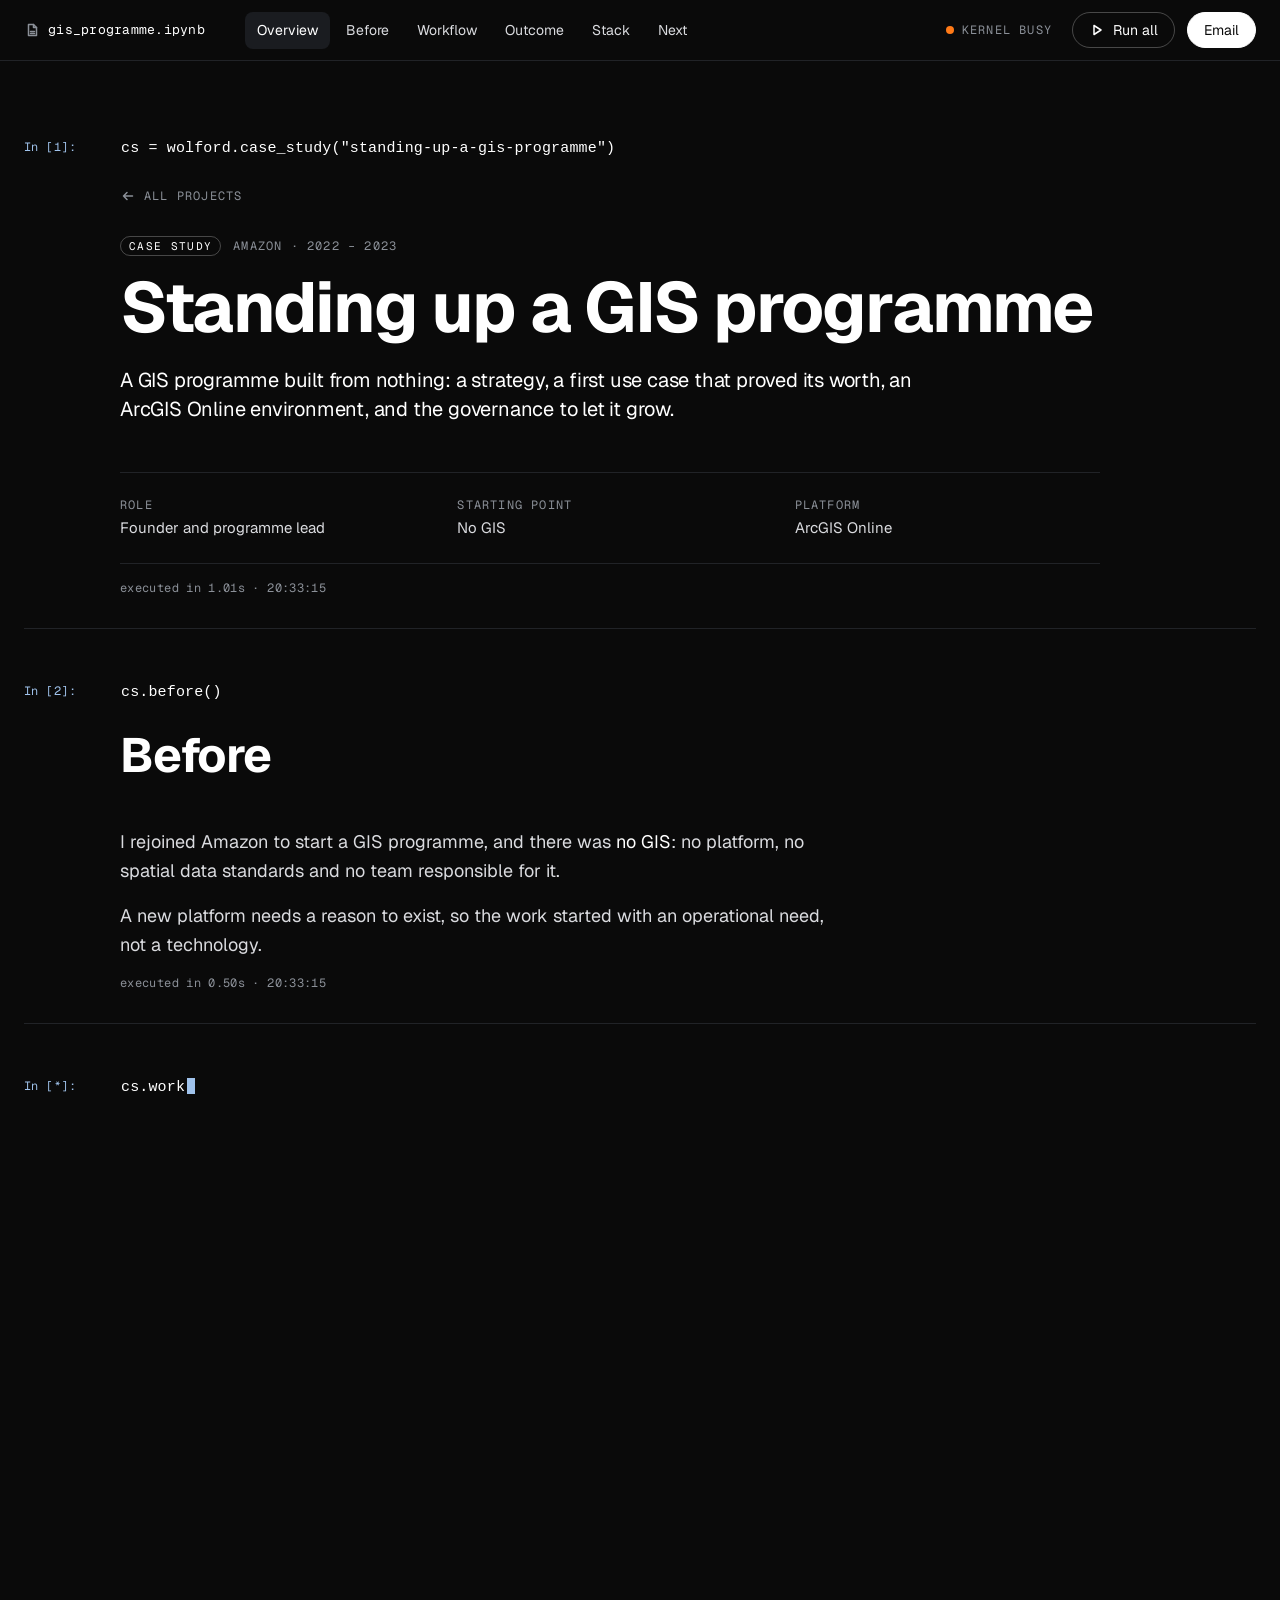
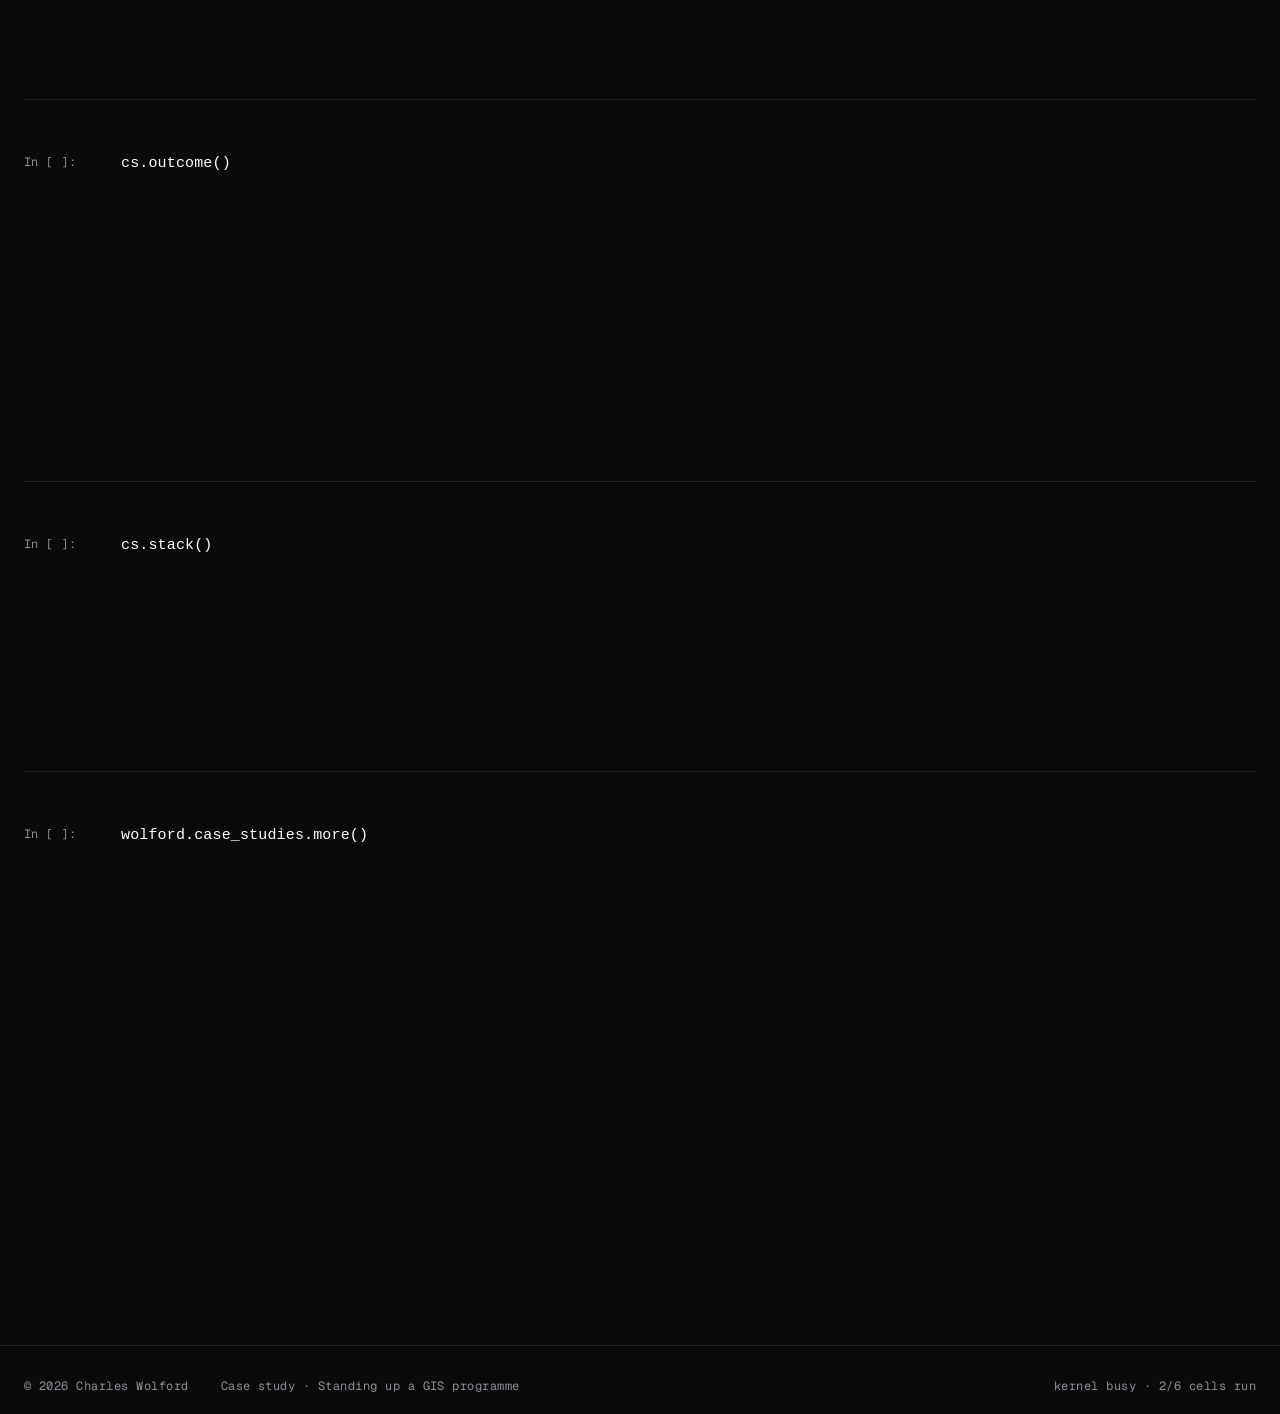
<file: case-studies/standing-up-a-gis-programme.html>
<!doctype html>
<html lang="en">
<head>
  <meta charset="utf-8">
  <meta name="viewport" content="width=device-width, initial-scale=1">
  <title>Standing up a GIS programme · Charles Wolford</title>
  <meta name="description" content="How Charles Wolford built a GIS programme from nothing in Amazon Corporate Security: strategy, a first use case that won buy-in, an ArcGIS Online environment and the governance to scale it.">
  <meta name="theme-color" content="#0a0a0a">
  <meta property="og:title" content="Standing up a GIS programme · Charles Wolford">
  <meta property="og:description" content="A GIS programme built from nothing: a strategy, a first use case that proved its worth, an ArcGIS Online environment, and the governance to let it grow.">
  <meta property="og:type" content="article">
  <link rel="icon" href="../assets/favicon.svg" type="image/svg+xml">
  <link rel="preconnect" href="https://fonts.googleapis.com">
  <link rel="preconnect" href="https://fonts.gstatic.com" crossorigin>
  <link href="https://fonts.googleapis.com/css2?family=Geist:wght@400&family=Geist+Mono:wght@400&display=swap" rel="stylesheet">
  <link rel="stylesheet" href="../css/style.css?v=21">
  <script>document.documentElement.classList.add('js');</script>
</head>
<body>
  <a class="skip" href="#overview">Skip to content</a>

  <header class="kernel" id="top">
    <div class="kernel-inner">
      <a class="kernel-file" href="../index.html">
        <svg class="icon" viewBox="0 0 16 16" aria-hidden="true"><path d="M4.5 2.5h5l3 3v8h-8z"/><path d="M9.5 2.5v3h3"/><path d="M6.5 9.5h4M6.5 11.5h4"/></svg>
        <span>gis_programme.ipynb</span>
      </a>

      <nav class="kernel-nav" aria-label="Sections">
        <a href="#overview">Overview</a>
        <a href="#before">Before</a>
        <a href="#pipeline">Workflow</a>
        <a href="#outcome">Outcome</a>
        <a href="#stack">Stack</a>
        <a href="#next">Next</a>
      </nav>

      <div class="kernel-actions">
        <span class="kernel-status" aria-live="polite">
          <i class="dot" data-dot></i>
          <span class="mono-sm" data-status>kernel idle</span>
        </span>
        <button class="pill pill-outline pill-sm" type="button" data-run-all aria-label="Run all cells">
          <svg class="icon" viewBox="0 0 16 16" aria-hidden="true"><path d="M5 3.5v9l7-4.5z"/></svg>
          <span class="run-label">Run all</span>
        </button>
        <a class="pill pill-solid pill-sm" href="../index.html#contact" data-email>Email</a>
        <button class="pill pill-outline pill-sm kernel-menu" type="button" aria-expanded="false" aria-controls="mobile-nav">Cells</button>
      </div>
    </div>
    <nav class="kernel-mobile" id="mobile-nav" aria-label="Sections" hidden>
      <a href="#overview">Overview</a>
      <a href="#before">Before</a>
      <a href="#pipeline">Workflow</a>
      <a href="#outcome">Outcome</a>
      <a href="#stack">Stack</a>
      <a href="#next">Next</a>
    </nav>
  </header>

  <main class="notebook">

    <section class="cell" id="overview" data-cell data-code="cs = wolford.case_study(&quot;standing-up-a-gis-programme&quot;)">
      <div class="prompt mono-sm" aria-hidden="true">In&nbsp;[<span data-n>&nbsp;</span>]:</div>
      <div class="cell-main">
        <pre class="code" aria-hidden="true"><code data-typed>cs = wolford.case_study(&quot;standing-up-a-gis-programme&quot;)</code></pre>
        <div class="output case-head">
          <a class="case-back mono-sm" href="../index.html#projects"><svg class="icon" viewBox="0 0 16 16" aria-hidden="true"><path d="M12.5 8h-9M7 4.5L3.5 8 7 11.5"/></svg> All projects</a>
          <p class="project-meta mono-sm"><span class="chip">Case study</span><span>Amazon · 2022 – 2023</span></p>
          <h1 class="display-lg">Standing up a GIS programme</h1>
          <p class="lead">A GIS programme built from nothing: a strategy, a first use case that proved its worth, an ArcGIS Online environment, and the governance to let it grow.</p>
          <dl class="case-facts">
            <div><dt class="mono-sm">Role</dt><dd>Founder and programme lead</dd></div>
            <div><dt class="mono-sm">Starting point</dt><dd>No GIS</dd></div>
            <div><dt class="mono-sm">Platform</dt><dd>ArcGIS Online</dd></div>
          </dl>
        </div>
        <p class="stamp mono-sm" data-stamp aria-hidden="true"></p>
      </div>
    </section>

    <section class="cell" id="before" data-cell data-code="cs.before()">
      <div class="prompt mono-sm" aria-hidden="true">In&nbsp;[<span data-n>&nbsp;</span>]:</div>
      <div class="cell-main">
        <pre class="code" aria-hidden="true"><code data-typed>cs.before()</code></pre>
        <div class="output">
          <div class="output-head"><h2 class="display-md">Before</h2></div>
          <div class="prose">
            <p>I rejoined Amazon to start a GIS programme, and there was <strong>no GIS</strong>: no platform, no spatial data standards and no team responsible for it.</p>
            <p>A new platform needs a reason to exist, so the work started with an operational need, not a technology.</p>
          </div>
        </div>
        <p class="stamp mono-sm" data-stamp aria-hidden="true"></p>
      </div>
    </section>

    <section class="cell" id="pipeline" data-cell data-code="cs.workflow()">
      <div class="prompt mono-sm" aria-hidden="true">In&nbsp;[<span data-n>&nbsp;</span>]:</div>
      <div class="cell-main">
        <pre class="code" aria-hidden="true"><code data-typed>cs.workflow()</code></pre>
        <div class="output">
          <div class="output-head"><h2 class="display-md">Workflow</h2></div>
          <ol class="pipeline" style="--stages:4">
            <li class="stage" style="--n:0">
              <p class="stage-n mono-sm">01 · Plan</p>
              <h3>Strategy</h3>
              <ul><li>Priorities</li><li>Roadmap</li><li>Buy-in across Corporate Security</li></ul>
            </li>
            <li class="stage" style="--n:1">
              <p class="stage-n mono-sm">02 · Prove</p>
              <h3>First use case</h3>
              <ul><li>Live intelligence alerts</li><li>Automated reporting</li><li>Events near company assets</li></ul>
            </li>
            <li class="stage" style="--n:2">
              <p class="stage-n mono-sm">03 · Build</p>
              <h3>Platform</h3>
              <ul><li>ArcGIS Online environment</li><li>Budget</li><li>Licensing</li></ul>
            </li>
            <li class="stage" style="--n:3">
              <p class="stage-n mono-sm">04 · Govern</p>
              <h3>Standards</h3>
              <ul><li>Naming</li><li>Data ownership</li><li>Licence allocation</li><li>Training</li></ul>
            </li>
          </ol>
          <p class="pipeline-note mono-sm">Diagram of how the programme was built.</p>
          <div class="callout">
            <p class="mono-sm">Winning buy-in</p>
            <p>The first use case was an in-house platform that automates live intelligence alerts and reporting for events occurring within a defined distance of company assets. It turned a daily operational need into the programme&#x27;s case for GIS.</p>
          </div>
        </div>
        <p class="stamp mono-sm" data-stamp aria-hidden="true"></p>
      </div>
    </section>

    <section class="cell" id="outcome" data-cell data-code="cs.outcome()">
      <div class="prompt mono-sm" aria-hidden="true">In&nbsp;[<span data-n>&nbsp;</span>]:</div>
      <div class="cell-main">
        <pre class="code" aria-hidden="true"><code data-typed>cs.outcome()</code></pre>
        <div class="output">
          <div class="output-head"><h2 class="display-md">Outcome</h2></div>
          <ul class="outcomes">
            <li class="outcome"><h3>A programme, not a project</h3><p>Strategy, roadmap, budget and licensing in place, with the standards that let it scale.</p></li>
            <li class="outcome"><h3>Proof in operations</h3><p>Live, automated proximity alerts and reporting from the first use case.</p></li>
            <li class="outcome"><h3>Carried forward</h3><p>I took the programme with me into the Solutions Architect role and kept scaling it at a more technical level.</p></li>
          </ul>
        </div>
        <p class="stamp mono-sm" data-stamp aria-hidden="true"></p>
      </div>
    </section>

    <section class="cell" id="stack" data-cell data-code="cs.stack()">
      <div class="prompt mono-sm" aria-hidden="true">In&nbsp;[<span data-n>&nbsp;</span>]:</div>
      <div class="cell-main">
        <pre class="code" aria-hidden="true"><code data-typed>cs.stack()</code></pre>
        <div class="output">
          <div class="output-head"><h2 class="display-md">Stack</h2></div>
          <ul class="tags"><li>ArcGIS Online</li><li>Proximity analysis</li><li>Automated alerting</li><li>Governance</li><li>Licensing</li><li>Training</li></ul>
        </div>
        <p class="stamp mono-sm" data-stamp aria-hidden="true"></p>
      </div>
    </section>

    <section class="cell" id="next" data-cell data-code="wolford.case_studies.more()">
      <div class="prompt mono-sm" aria-hidden="true">In&nbsp;[<span data-n>&nbsp;</span>]:</div>
      <div class="cell-main">
        <pre class="code" aria-hidden="true"><code data-typed>wolford.case_studies.more()</code></pre>
        <div class="output">
          <div class="output-head"><h2 class="display-md">More case studies</h2></div>
          <div class="case-next">
            <a class="case-link" href="arcgis-enterprise-on-aws.html"><span class="mono-sm">Previous</span><span class="display-xs">ArcGIS Enterprise on AWS, with AI built in</span><span class="project-more">Read <svg class="icon" viewBox="0 0 16 16" aria-hidden="true"><path d="M4.5 11.5l7-7M6 4.5h5.5V10"/></svg></span></a>
            <a class="case-link" href="incident-management-dashboards.html"><span class="mono-sm">Next</span><span class="display-xs">Real-time incident management dashboards</span><span class="project-more">Read <svg class="icon" viewBox="0 0 16 16" aria-hidden="true"><path d="M4.5 11.5l7-7M6 4.5h5.5V10"/></svg></span></a>
          </div>
          <div class="actions" style="margin-top:var(--s-6)">
            <a class="pill pill-solid" href="../index.html#contact" data-email>Email me</a>
            <a class="pill pill-outline" href="../index.html#projects">All projects</a>
          </div>
        </div>
        <p class="stamp mono-sm" data-stamp aria-hidden="true"></p>
      </div>
    </section>

  </main>

  <footer class="foot">
    <div class="foot-inner">
      <span class="mono-sm">© 2026 Charles Wolford</span>
      <span class="mono-sm">Case study · Standing up a GIS programme</span>
      <span class="mono-sm" data-foot-status>kernel idle · <span data-cell-count>0</span>/<span data-cell-total>6</span> cells run</span>
    </div>
  </footer>

  <script src="../js/main.js?v=17"></script>
</body>
</html>
</file>
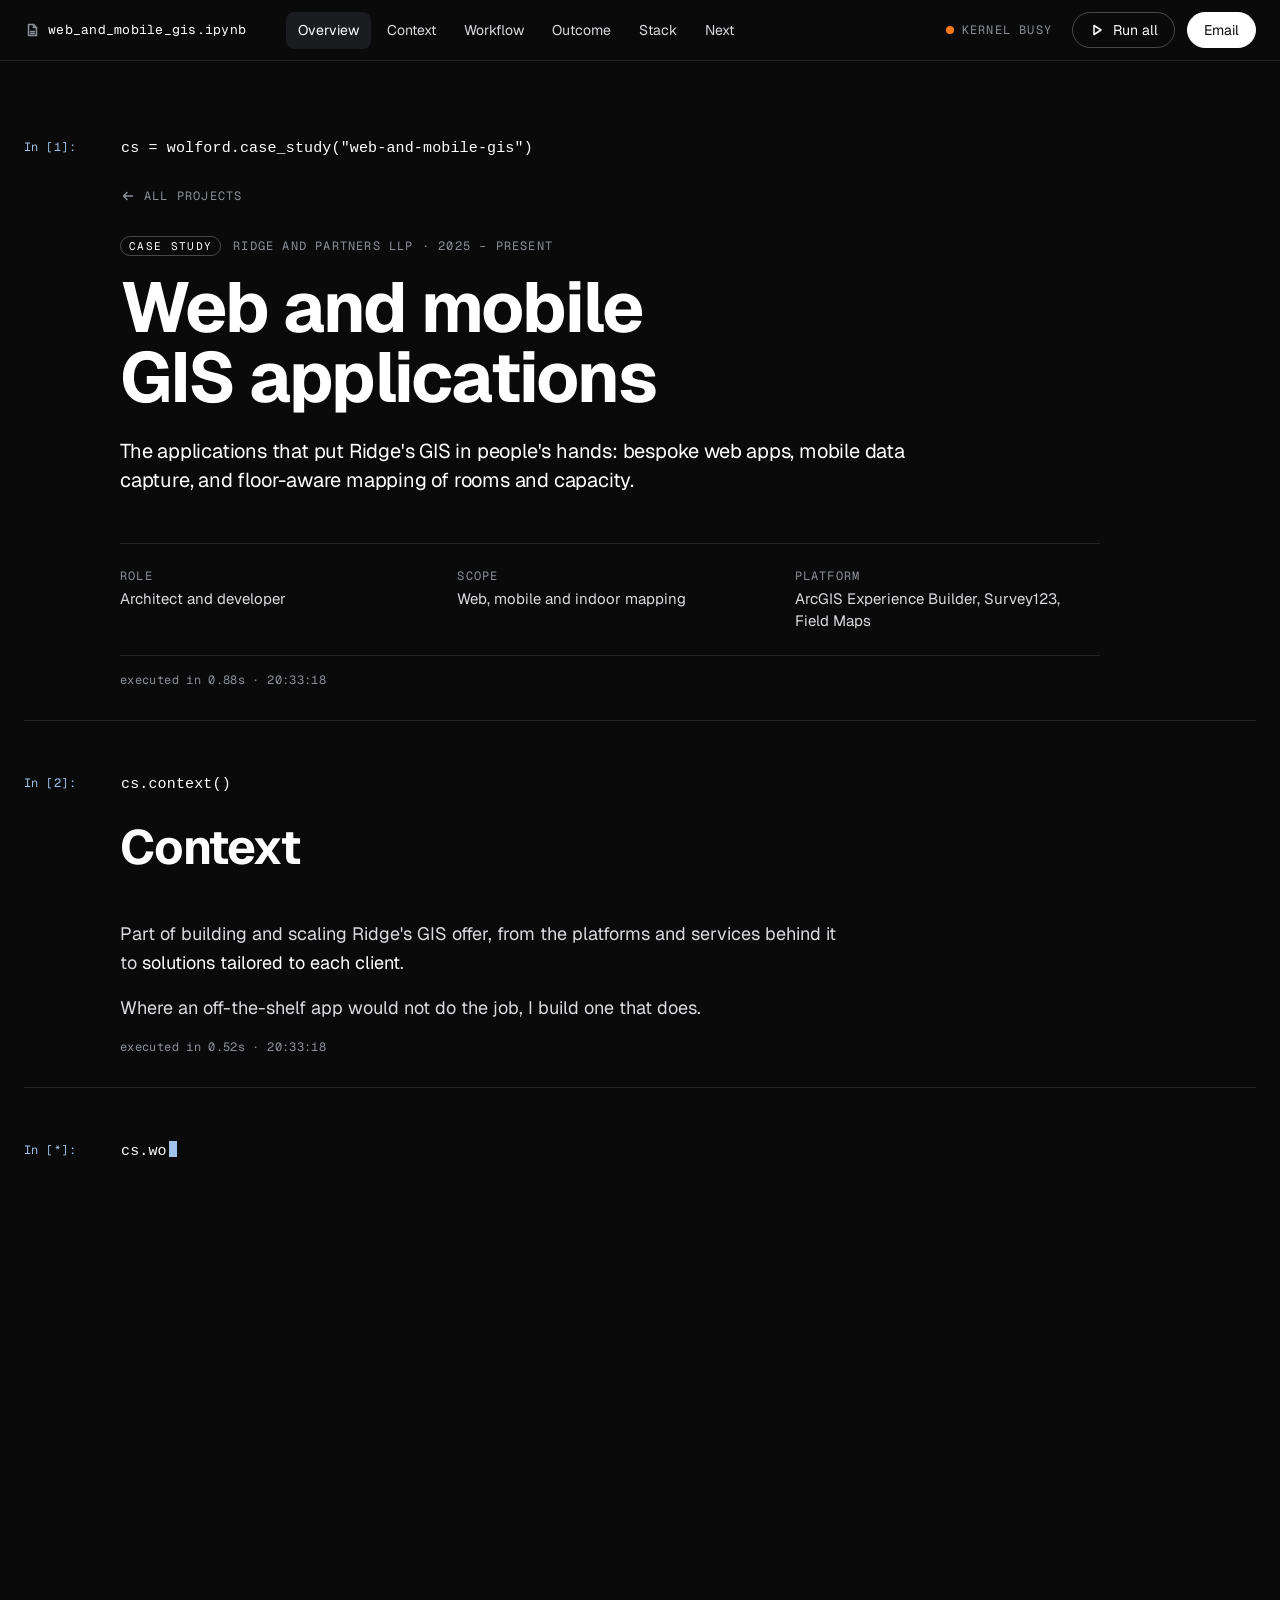
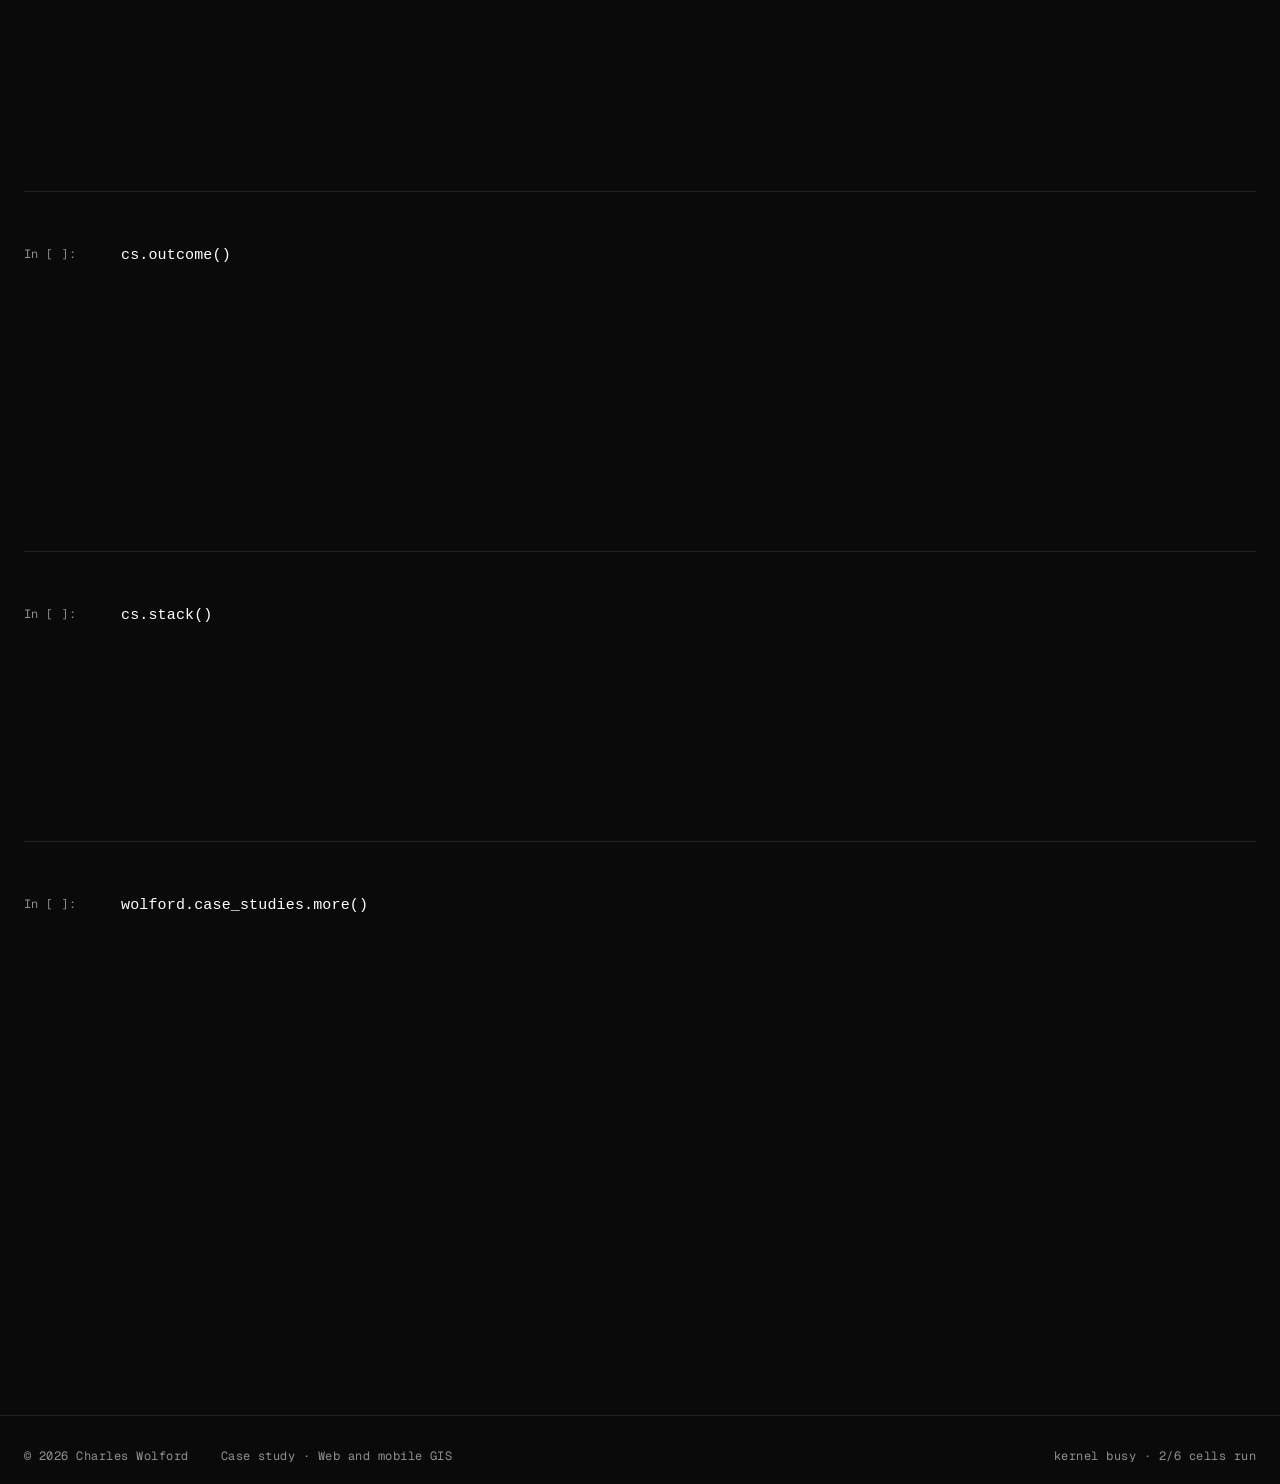
<file: case-studies/web-and-mobile-gis.html>
<!doctype html>
<html lang="en">
<head>
  <meta charset="utf-8">
  <meta name="viewport" content="width=device-width, initial-scale=1">
  <title>Web and mobile GIS applications · Charles Wolford</title>
  <meta name="description" content="Bespoke Experience Builder web applications, Survey123 and Field Maps mobile apps, and floor-aware capacity mapping built by Charles Wolford at Ridge.">
  <meta name="theme-color" content="#0a0a0a">
  <meta property="og:title" content="Web and mobile GIS applications · Charles Wolford">
  <meta property="og:description" content="The applications that put Ridge&#x27;s GIS in people&#x27;s hands: bespoke web apps, mobile data capture, and floor-aware mapping of rooms and capacity.">
  <meta property="og:type" content="article">
  <link rel="icon" href="../assets/favicon.svg" type="image/svg+xml">
  <link rel="preconnect" href="https://fonts.googleapis.com">
  <link rel="preconnect" href="https://fonts.gstatic.com" crossorigin>
  <link href="https://fonts.googleapis.com/css2?family=Geist:wght@400&family=Geist+Mono:wght@400&display=swap" rel="stylesheet">
  <link rel="stylesheet" href="../css/style.css?v=21">
  <script>document.documentElement.classList.add('js');</script>
</head>
<body>
  <a class="skip" href="#overview">Skip to content</a>

  <header class="kernel" id="top">
    <div class="kernel-inner">
      <a class="kernel-file" href="../index.html">
        <svg class="icon" viewBox="0 0 16 16" aria-hidden="true"><path d="M4.5 2.5h5l3 3v8h-8z"/><path d="M9.5 2.5v3h3"/><path d="M6.5 9.5h4M6.5 11.5h4"/></svg>
        <span>web_and_mobile_gis.ipynb</span>
      </a>

      <nav class="kernel-nav" aria-label="Sections">
        <a href="#overview">Overview</a>
        <a href="#before">Context</a>
        <a href="#pipeline">Workflow</a>
        <a href="#outcome">Outcome</a>
        <a href="#stack">Stack</a>
        <a href="#next">Next</a>
      </nav>

      <div class="kernel-actions">
        <span class="kernel-status" aria-live="polite">
          <i class="dot" data-dot></i>
          <span class="mono-sm" data-status>kernel idle</span>
        </span>
        <button class="pill pill-outline pill-sm" type="button" data-run-all aria-label="Run all cells">
          <svg class="icon" viewBox="0 0 16 16" aria-hidden="true"><path d="M5 3.5v9l7-4.5z"/></svg>
          <span class="run-label">Run all</span>
        </button>
        <a class="pill pill-solid pill-sm" href="../index.html#contact" data-email>Email</a>
        <button class="pill pill-outline pill-sm kernel-menu" type="button" aria-expanded="false" aria-controls="mobile-nav">Cells</button>
      </div>
    </div>
    <nav class="kernel-mobile" id="mobile-nav" aria-label="Sections" hidden>
      <a href="#overview">Overview</a>
      <a href="#before">Context</a>
      <a href="#pipeline">Workflow</a>
      <a href="#outcome">Outcome</a>
      <a href="#stack">Stack</a>
      <a href="#next">Next</a>
    </nav>
  </header>

  <main class="notebook">

    <section class="cell" id="overview" data-cell data-code="cs = wolford.case_study(&quot;web-and-mobile-gis&quot;)">
      <div class="prompt mono-sm" aria-hidden="true">In&nbsp;[<span data-n>&nbsp;</span>]:</div>
      <div class="cell-main">
        <pre class="code" aria-hidden="true"><code data-typed>cs = wolford.case_study(&quot;web-and-mobile-gis&quot;)</code></pre>
        <div class="output case-head">
          <a class="case-back mono-sm" href="../index.html#projects"><svg class="icon" viewBox="0 0 16 16" aria-hidden="true"><path d="M12.5 8h-9M7 4.5L3.5 8 7 11.5"/></svg> All projects</a>
          <p class="project-meta mono-sm"><span class="chip">Case study</span><span>Ridge and Partners LLP · 2025 – present</span></p>
          <h1 class="display-lg">Web and mobile GIS applications</h1>
          <p class="lead">The applications that put Ridge&#x27;s GIS in people&#x27;s hands: bespoke web apps, mobile data capture, and floor-aware mapping of rooms and capacity.</p>
          <dl class="case-facts">
            <div><dt class="mono-sm">Role</dt><dd>Architect and developer</dd></div>
            <div><dt class="mono-sm">Scope</dt><dd>Web, mobile and indoor mapping</dd></div>
            <div><dt class="mono-sm">Platform</dt><dd>ArcGIS Experience Builder, Survey123, Field Maps</dd></div>
          </dl>
        </div>
        <p class="stamp mono-sm" data-stamp aria-hidden="true"></p>
      </div>
    </section>

    <section class="cell" id="before" data-cell data-code="cs.context()">
      <div class="prompt mono-sm" aria-hidden="true">In&nbsp;[<span data-n>&nbsp;</span>]:</div>
      <div class="cell-main">
        <pre class="code" aria-hidden="true"><code data-typed>cs.context()</code></pre>
        <div class="output">
          <div class="output-head"><h2 class="display-md">Context</h2></div>
          <div class="prose">
            <p>Part of building and scaling Ridge's GIS offer, from the platforms and services behind it to <strong>solutions tailored to each client</strong>.</p>
            <p>Where an off-the-shelf app would not do the job, I build one that does.</p>
          </div>
        </div>
        <p class="stamp mono-sm" data-stamp aria-hidden="true"></p>
      </div>
    </section>

    <section class="cell" id="pipeline" data-cell data-code="cs.workflow()">
      <div class="prompt mono-sm" aria-hidden="true">In&nbsp;[<span data-n>&nbsp;</span>]:</div>
      <div class="cell-main">
        <pre class="code" aria-hidden="true"><code data-typed>cs.workflow()</code></pre>
        <div class="output">
          <div class="output-head"><h2 class="display-md">Workflow</h2></div>
          <ol class="pipeline" style="--stages:3">
            <li class="stage" style="--n:0">
              <p class="stage-n mono-sm">01 · Web</p>
              <h3>Bespoke applications</h3>
              <ul><li>Experience Builder Developer Edition</li><li>Custom widgets</li><li>Arcade logic</li><li>Integrations</li></ul>
            </li>
            <li class="stage" style="--n:1">
              <p class="stage-n mono-sm">02 · Mobile</p>
              <h3>Field data capture</h3>
              <ul><li>Survey123 forms</li><li>Field Maps</li></ul>
            </li>
            <li class="stage" style="--n:2">
              <p class="stage-n mono-sm">03 · Indoor</p>
              <h3>Floor-aware mapping</h3>
              <ul><li>Rooms and floors</li><li>Meeting rooms</li><li>Capacity</li></ul>
            </li>
          </ol>
          <p class="pipeline-note mono-sm">Three strands of the same GIS offer.</p>
          <div class="callout">
            <p class="mono-sm">What makes it bespoke</p>
            <p>The web applications are built in Experience Builder Developer Edition rather than the standard configurable builder. That opens up custom widgets, Arcade logic and integrations with other systems, so the app fits the client&#x27;s workflow instead of the other way round.</p>
          </div>
        </div>
        <p class="stamp mono-sm" data-stamp aria-hidden="true"></p>
      </div>
    </section>

    <section class="cell" id="outcome" data-cell data-code="cs.outcome()">
      <div class="prompt mono-sm" aria-hidden="true">In&nbsp;[<span data-n>&nbsp;</span>]:</div>
      <div class="cell-main">
        <pre class="code" aria-hidden="true"><code data-typed>cs.outcome()</code></pre>
        <div class="output">
          <div class="output-head"><h2 class="display-md">Outcome</h2></div>
          <ul class="outcomes">
            <li class="outcome"><h3>Apps that fit the job</h3><p>Functionality built for the client&#x27;s workflow, not bent to fit a template.</p></li>
            <li class="outcome"><h3>Data from the field</h3><p>Survey123 and Field Maps bring field records straight into the GIS.</p></li>
            <li class="outcome"><h3>Space you can plan</h3><p>Rooms, floors, meeting rooms and capacity mapped floor by floor for capacity management.</p></li>
          </ul>
        </div>
        <p class="stamp mono-sm" data-stamp aria-hidden="true"></p>
      </div>
    </section>

    <section class="cell" id="stack" data-cell data-code="cs.stack()">
      <div class="prompt mono-sm" aria-hidden="true">In&nbsp;[<span data-n>&nbsp;</span>]:</div>
      <div class="cell-main">
        <pre class="code" aria-hidden="true"><code data-typed>cs.stack()</code></pre>
        <div class="output">
          <div class="output-head"><h2 class="display-md">Stack</h2></div>
          <ul class="tags"><li>Experience Builder Developer Edition</li><li>Arcade</li><li>JavaScript</li><li>Survey123</li><li>Field Maps</li><li>Indoor mapping</li></ul>
        </div>
        <p class="stamp mono-sm" data-stamp aria-hidden="true"></p>
      </div>
    </section>

    <section class="cell" id="next" data-cell data-code="wolford.case_studies.more()">
      <div class="prompt mono-sm" aria-hidden="true">In&nbsp;[<span data-n>&nbsp;</span>]:</div>
      <div class="cell-main">
        <pre class="code" aria-hidden="true"><code data-typed>wolford.case_studies.more()</code></pre>
        <div class="output">
          <div class="output-head"><h2 class="display-md">More case studies</h2></div>
          <div class="case-next">
            <a class="case-link" href="drone-condition-surveys.html"><span class="mono-sm">Previous</span><span class="display-xs">Drone condition survey mapping</span><span class="project-more">Read <svg class="icon" viewBox="0 0 16 16" aria-hidden="true"><path d="M4.5 11.5l7-7M6 4.5h5.5V10"/></svg></span></a>
            <a class="case-link" href="arcgis-enterprise-on-aws.html"><span class="mono-sm">Next</span><span class="display-xs">ArcGIS Enterprise on AWS, with AI built in</span><span class="project-more">Read <svg class="icon" viewBox="0 0 16 16" aria-hidden="true"><path d="M4.5 11.5l7-7M6 4.5h5.5V10"/></svg></span></a>
          </div>
          <div class="actions" style="margin-top:var(--s-6)">
            <a class="pill pill-solid" href="../index.html#contact" data-email>Email me</a>
            <a class="pill pill-outline" href="../index.html#projects">All projects</a>
          </div>
        </div>
        <p class="stamp mono-sm" data-stamp aria-hidden="true"></p>
      </div>
    </section>

  </main>

  <footer class="foot">
    <div class="foot-inner">
      <span class="mono-sm">© 2026 Charles Wolford</span>
      <span class="mono-sm">Case study · Web and mobile GIS</span>
      <span class="mono-sm" data-foot-status>kernel idle · <span data-cell-count>0</span>/<span data-cell-total>6</span> cells run</span>
    </div>
  </footer>

  <script src="../js/main.js?v=17"></script>
</body>
</html>
</file>
<file: css/style.css>
/* ──────────────────────────────────────────────────────────────────────
   Charles Wolford · portfolio
   World: x.ai-inspired DESIGN.md (near-black canvas, white pills,
   Geist 400 display with negative tracking, Geist Mono captions)
   Structure: a geoprocessing notebook; every section is a cell.
   ────────────────────────────────────────────────────────────────────── */

:root {
  --canvas: #0a0a0a;
  --canvas-soft: #1a1c20;
  --canvas-card: #191919;
  --canvas-mid: #363a3f;
  --hairline: #212327;
  --hairline-white: rgba(255, 255, 255, 0.25);
  --ink: #ffffff;
  --body: #dadbdf;
  --mute: #8b9098;          /* lifted from #7d8187 to clear 4.5:1 on canvas */
  --breeze: #a0c3ec;
  --sunset: #ff7a17;
  --twilight: #c4b5fd;

  --sans: "Geist", Inter, system-ui, -apple-system, sans-serif;
  --mono: "Geist Mono", ui-monospace, SFMono-Regular, Menlo, monospace;

  --r-sm: 8px;
  --r-pill: 9999px;

  --s-1: 4px;  --s-2: 8px;  --s-3: 12px; --s-4: 16px; --s-5: 24px;
  --s-6: 32px; --s-7: 48px; --s-8: 64px; --s-9: 96px; --s-10: 128px;

  --gutter: 96px;
  --measure: 66ch;
  --ease-out: cubic-bezier(0.16, 1, 0.3, 1);
  --kernel-h: 60px;
}

/* ── Reset & browser surfaces ─────────────────────────────────────── */
*, *::before, *::after { box-sizing: border-box; }
html { color-scheme: dark; scroll-behavior: smooth; -webkit-text-size-adjust: 100%; }
body {
  margin: 0;
  background: var(--canvas);
  color: var(--ink);
  font: 400 16px/1.5 var(--sans);
  -webkit-font-smoothing: antialiased;
  text-rendering: optimizeLegibility;
  caret-color: var(--breeze);
}
::selection { background: var(--ink); color: var(--canvas); }
::-webkit-scrollbar { width: 10px; height: 10px; }
::-webkit-scrollbar-track { background: var(--canvas); }
::-webkit-scrollbar-thumb { background: var(--canvas-mid); border: 3px solid var(--canvas); border-radius: var(--r-pill); }
::-webkit-scrollbar-thumb:hover { background: var(--mute); }
html { scrollbar-color: var(--canvas-mid) var(--canvas); scrollbar-width: thin; }
:focus-visible { outline: 2px solid var(--breeze); outline-offset: 3px; border-radius: 4px; }
a { color: inherit; text-decoration: none; }
p a, dd a { text-decoration: underline; text-decoration-color: var(--hairline-white); text-underline-offset: 0.22em; text-decoration-thickness: 1px; }
p a:hover, dd a:hover { text-decoration-color: var(--ink); }
img { display: block; max-width: 100%; height: auto; }
ul, ol { margin: 0; padding: 0; list-style: none; }
h1, h2, h3, p, dl, dd, figure, pre { margin: 0; }
p, li, dd { text-wrap: pretty; }   /* no single stranded words on the last line */
button { font: inherit; color: inherit; background: none; border: 0; padding: 0; cursor: pointer; }
svg.icon { width: 16px; height: 16px; fill: none; stroke: currentColor; stroke-width: 1.5; stroke-linecap: round; stroke-linejoin: round; flex: none; }
.skip { position: absolute; left: var(--s-4); top: -100px; z-index: 100; padding: var(--s-2) var(--s-4); background: var(--ink); color: var(--canvas); border-radius: var(--r-pill); }
.skip:focus { top: var(--s-4); }

/* ── Type scale (DESIGN.md ladder) ───────────────────────────────── */
.display-xl { font-size: clamp(56px, 8vw, 96px); line-height: 0.98; letter-spacing: -0.025em; text-wrap: balance; }
.display-lg { font-size: clamp(40px, 5.5vw, 72px); line-height: 1.0; letter-spacing: -0.025em; text-wrap: balance; }
.display-md { font-size: clamp(32px, 4vw, 48px); line-height: 1.02; letter-spacing: -0.025em; text-wrap: balance; }
.display-sm { font-size: clamp(24px, 2.6vw, 32px); line-height: 1.12; letter-spacing: -0.02em; text-wrap: balance; }
.display-xs { font-size: 20px; line-height: 1.35; letter-spacing: -0.01em; }
.body-lg { font-size: 18px; line-height: 1.55; color: var(--body); }
.body { font-size: 16px; line-height: 1.5; color: var(--body); }
.mono, .mono-sm { font-family: var(--mono); text-transform: uppercase; font-variant-numeric: tabular-nums; }
.mono { font-size: 14px; line-height: 20px; letter-spacing: 0.1em; }
.mono-sm { font-size: 12px; line-height: 16px; letter-spacing: 0.1em; }

/* ── Pills (the world's only interactive shape) ──────────────────── */
.pill {
  display: inline-flex; align-items: center; gap: var(--s-2);
  min-height: 44px; padding: var(--s-2) var(--s-5);
  border-radius: var(--r-pill); border: 1px solid var(--hairline-white);
  font-size: 14px; line-height: 20px; white-space: nowrap;
  transition: border-color .25s var(--ease-out), background-color .25s var(--ease-out), color .25s var(--ease-out), transform .25s var(--ease-out);
}
.pill:hover { border-color: var(--ink); }
.pill:active { transform: translateY(1px); }
.pill-solid { background: var(--ink); color: var(--canvas); border-color: var(--ink); }
.pill-solid:hover { background: #fafaf7; }
.pill-outline { background: transparent; color: var(--ink); }
.pill-sm { min-height: 36px; padding: var(--s-1) var(--s-4); }
@media (max-width: 767px) { .pill-sm { min-height: 40px; } }

/* ── Kernel bar (sticky header) ──────────────────────────────────── */
.kernel {
  position: sticky; top: 0; z-index: 50;
  background: var(--canvas);
  border-bottom: 1px solid var(--hairline);
}
.kernel-inner {
  max-width: 1280px; margin: 0 auto; height: var(--kernel-h);
  padding: 0 var(--s-5);
  display: flex; align-items: center; gap: var(--s-5);
}
.kernel-file { display: inline-flex; align-items: center; gap: var(--s-2); font-family: var(--mono); font-size: 13px; letter-spacing: 0.02em; color: var(--ink); }
.kernel-file .icon { color: var(--mute); }
.kernel-file { min-width: 0; }
.kernel-file span { overflow: hidden; text-overflow: ellipsis; white-space: nowrap; }
.kernel-actions { flex: none; }
.kernel-nav { display: flex; gap: var(--s-1); margin-left: var(--s-4); }
.kernel-nav a { padding: var(--s-2) var(--s-3); border-radius: var(--r-sm); font-size: 14px; color: var(--body); transition: background-color .2s, color .2s; }
.kernel-nav a:hover, .kernel-nav a[aria-current="true"] { background: var(--canvas-soft); color: var(--ink); }
.kernel-actions { margin-left: auto; display: flex; align-items: center; gap: var(--s-3); }
.kernel-status { display: inline-flex; align-items: center; gap: var(--s-2); color: var(--mute); margin-right: var(--s-2); white-space: nowrap; }
.dot { width: 8px; height: 8px; border-radius: 50%; background: var(--breeze); box-shadow: 0 0 0 0 rgba(160,195,236,0); transition: background-color .3s; }
.dot.is-busy { background: var(--sunset); animation: pulse 1.1s ease-in-out infinite; }
@keyframes pulse { 0%,100% { box-shadow: 0 0 0 0 rgba(255,122,23,.45); } 50% { box-shadow: 0 0 0 5px rgba(255,122,23,0); } }
.kernel-menu { display: none; }
.kernel-mobile { display: none; }
.kernel-mobile[hidden] { display: none; }
@media (max-width: 1023px) {
  .kernel-nav { display: none; }
  .kernel-status [data-status] { position: absolute; width: 1px; height: 1px; overflow: hidden; clip: rect(0 0 0 0); white-space: nowrap; }
  .kernel-status { margin-right: 0; }
  .kernel-menu { display: inline-flex; }
  .kernel-mobile:not([hidden]) {
    display: grid; grid-template-columns: 1fr 1fr; gap: var(--s-1);
    padding: var(--s-3) var(--s-5) var(--s-4); border-top: 1px solid var(--hairline);
  }
  .kernel-mobile a { padding: var(--s-3); border-radius: var(--r-sm); font-size: 15px; color: var(--body); background: var(--canvas-card); border: 1px solid var(--hairline); }
}
@media (max-width: 480px) {
  .kernel-inner { gap: var(--s-3); padding: 0 var(--s-4); }
  .kernel-actions { gap: var(--s-2); }
  [data-run-all] { padding: 0; width: 40px; justify-content: center; }
  [data-run-all] .run-label { position: absolute; width: 1px; height: 1px; overflow: hidden; clip: rect(0 0 0 0); white-space: nowrap; }
}

/* ── Terrain behind the notebook (fixed canvas, document-anchored field) ─────────────────────────────── */
.terrain {
  position: fixed; inset: 0; z-index: 0;
  width: 100%; height: 100%; display: block; pointer-events: none;
}
.notebook { position: relative; z-index: 1; }
.foot { position: relative; z-index: 1; }

/* ── Notebook & cells ────────────────────────────────────────────── */
.notebook { max-width: 1280px; margin: 0 auto; padding: var(--s-7) var(--s-5) var(--s-9); }
.cell {
  display: grid; grid-template-columns: var(--gutter) minmax(0, 1fr);
  padding: var(--s-7) 0 var(--s-6);
  border-top: 1px solid var(--hairline);
  scroll-margin-top: calc(var(--kernel-h) + var(--s-4));
}
.cell:first-child { border-top: 0; padding-top: var(--s-5); }
.prompt { color: var(--mute); padding-top: 6px; letter-spacing: 0.04em; text-transform: none; }
.cell[data-state="running"] .prompt { color: var(--breeze); }
.cell.is-run .prompt { color: var(--breeze); }
.cell-main { min-width: 0; }
.code {
  font-family: var(--mono); font-size: 15px; line-height: 28px; letter-spacing: 0.01em;
  color: var(--body); white-space: pre-wrap; word-break: break-word;
  padding: 0 0 var(--s-5); margin: 0;
  border-left: 1px solid transparent;
}
.code code { color: var(--ink); }
.cell[data-state="running"] .code code::after {
  content: ""; display: inline-block; width: 0.55em; height: 1.05em; margin-left: 2px;
  vertical-align: -0.15em; background: var(--breeze); animation: blink 0.9s steps(1) infinite;
}
@keyframes blink { 50% { opacity: 0; } }
.stamp { color: var(--mute); text-transform: none; letter-spacing: 0.03em; margin-top: var(--s-4); min-height: 16px; }

/* Output reveal: hidden until the cell executes (JS only). */
.js .cell:not(.is-run) .output { opacity: 0; filter: blur(14px); transform: translateY(14px); }
.cell .output { transition: opacity .9s var(--ease-out), filter .9s var(--ease-out), transform .9s var(--ease-out); will-change: opacity, filter, transform; }
.cell.is-run .output { opacity: 1; filter: blur(0); transform: none; }
.js .cell.is-run .output { will-change: auto; }

/* Figures render element by element once their cell runs. */
.js .cell:not(.is-run) .figure svg > * { opacity: 0; }
.js .cell.is-run .figure svg > * { animation: figin .5s var(--ease-out) both; animation-delay: calc(var(--i, 0) * 2.5ms + 350ms); }
.js .cell.is-run .figure svg [pathLength] { stroke-dasharray: 1; stroke-dashoffset: 1; animation: figin .5s var(--ease-out) both, draw 1.4s var(--ease-out) both; animation-delay: calc(var(--i, 0) * 2.5ms + 350ms); }
.instant .cell.is-run .figure svg > *, .instant .cell.is-run .figure svg [pathLength] { animation: none; opacity: 1; stroke-dashoffset: 0; }
@keyframes figin { from { opacity: 0; } to { opacity: 1; } }
@keyframes draw { from { stroke-dashoffset: 1; } to { stroke-dashoffset: 0; } }

.output-head { max-width: 100ch; margin-bottom: var(--s-7); }
.output-head .display-md { margin-bottom: var(--s-4); }
.chip {
  display: inline-block; font-family: var(--mono); text-transform: uppercase; font-size: 11px; line-height: 16px; letter-spacing: 0.12em;
  padding: 1px var(--s-2); border: 1px solid var(--hairline-white); border-radius: var(--r-pill); color: var(--ink); vertical-align: 0.1em; white-space: nowrap;
}

/* ── Cell 1: profile ─────────────────────────────────────────────── */
.profile { display: grid; grid-template-columns: minmax(240px, 360px) minmax(0, 1fr); gap: var(--s-6) var(--s-8); align-items: start; }
.portrait { position: relative; }
.portrait img {
  width: 100%; aspect-ratio: 884 / 888; object-fit: cover;
  border-radius: var(--r-sm); border: 1px solid var(--hairline);
}
.profile-text { padding-top: var(--s-3); }
.profile-text .role { color: var(--body); margin-bottom: var(--s-5); }
.profile-text .display-xl { margin-bottom: var(--s-5); }
.profile-text .lead { font-size: 20px; line-height: 1.45; color: var(--ink); max-width: 34em; margin-bottom: var(--s-4); letter-spacing: -0.01em; }
.profile-text .sub { font-size: 15px; line-height: 1.55; color: var(--body); max-width: var(--measure); margin-bottom: var(--s-5); text-wrap: balance; }
.profile-text .creds { color: var(--body); margin-bottom: var(--s-5); text-transform: none; letter-spacing: 0.04em; }
.profile-text .creds .sep { color: var(--mute); }
.actions { display: flex; flex-wrap: wrap; gap: var(--s-3); }

/* ── Cell 2: projects ────────────────────────────────────────────── */
.projects { display: grid; grid-template-columns: repeat(3, minmax(0, 1fr)); grid-auto-flow: dense; gap: var(--s-4); }
.project {
  display: flex; flex-direction: column;
  background: var(--canvas-card); border: 1px solid var(--hairline); border-radius: var(--r-sm);
  overflow: hidden; min-width: 0; position: relative;
  transition: border-color .3s var(--ease-out);
}
.project:hover { border-color: var(--hairline-white); }
/* Hover glow: a faint wash of breeze light under the cursor, and the border lit nearest to it. */
.project::before, .project::after {
  content: ""; position: absolute; pointer-events: none; opacity: 0;
  transition: opacity .35s var(--ease-out);
}
.project::before {
  inset: 0; z-index: 1;
  background: radial-gradient(320px circle at var(--mx, 50%) var(--my, 50%), rgba(160, 195, 236, 0.06), transparent 70%);
}
.project::after {
  inset: -1px; z-index: 2; border-radius: inherit; padding: 1px;
  background: radial-gradient(240px circle at var(--mx, 50%) var(--my, 50%), rgba(160, 195, 236, 0.75), transparent 70%);
  -webkit-mask: linear-gradient(#000 0 0) content-box, linear-gradient(#000 0 0);
  -webkit-mask-composite: xor; mask-composite: exclude;
}
@media (hover: hover) and (pointer: fine) {
  .project:hover::before, .project:hover::after { opacity: 1; }
}
/* Rhythm: cards 1, 4 and 6 of every six span two columns, so six entries fill three rows. */
.project:nth-child(6n+1), .project:nth-child(6n+4), .project:nth-child(6n+6), .project.is-featured { grid-column: span 2; }
.project.is-single { grid-column: span 1; }
.project-link { display: flex; flex-direction: column; height: 100%; color: inherit; }
.figure { position: relative; margin: 0; aspect-ratio: 12 / 5; background: var(--canvas); border-bottom: 1px solid var(--hairline); overflow: hidden; }
.project:nth-child(6n+1) .figure, .project:nth-child(6n+4) .figure, .project:nth-child(6n+6) .figure, .project.is-featured .figure { aspect-ratio: 24 / 5; }
.project.is-single .figure { aspect-ratio: 12 / 5; }
.figure svg { position: absolute; inset: 0; width: 100%; height: 100%; display: block; }
.figure figcaption { position: absolute; left: var(--s-4); bottom: var(--s-3); color: var(--mute); pointer-events: none; }
.project-body { padding: var(--s-5); display: flex; flex-direction: column; gap: var(--s-3); flex: none; }
/* When a card is stretched by a taller neighbour, the figure takes the extra height, not the text. */
.project-link .figure { flex: 1 0 auto; }
.project-meta { display: flex; align-items: center; gap: var(--s-3); color: var(--mute); }
.project-body h3 { font-size: 22px; line-height: 1.25; letter-spacing: -0.015em; }
.project:nth-child(6n+1) .project-body h3, .project:nth-child(6n+4) .project-body h3, .project:nth-child(6n+6) .project-body h3, .project.is-featured .project-body h3 { font-size: 28px; letter-spacing: -0.02em; }
.project.is-single .project-body h3 { font-size: 22px; }
.project-body p { color: var(--body); font-size: 15px; line-height: 1.5; max-width: 60ch; }
.project-foot { margin-top: auto; padding-top: var(--s-3); display: flex; align-items: flex-end; justify-content: space-between; gap: var(--s-4); }
.tags { display: flex; flex-wrap: wrap; gap: var(--s-2); }
.tags li { font-size: 12px; line-height: 16px; padding: var(--s-1) var(--s-3); border: 1px solid var(--hairline-white); border-radius: var(--r-pill); color: var(--body); white-space: nowrap; }
.project-more { display: inline-flex; align-items: center; gap: var(--s-1); font-size: 14px; color: var(--ink); white-space: nowrap; }
.project-more .icon { transition: transform .3s var(--ease-out); }
.project:hover .project-more .icon { transform: translate(2px, -2px); }

/* ── Cell 3: experience, in three chapters ──────────────────────── */
.chapters { border-top: 1px solid var(--hairline); }
.chapter { display: grid; grid-template-columns: minmax(0, 4fr) minmax(0, 8fr); gap: var(--s-7); padding: var(--s-7) 0; border-bottom: 1px solid var(--hairline); }
.chapter-head { position: sticky; top: calc(var(--kernel-h) + var(--s-5)); align-self: start; }
.chapter-head .display-sm { margin-bottom: var(--s-3); }
.chapter-when { color: var(--breeze); margin-bottom: var(--s-2); }
.chapter-where { color: var(--mute); font-size: 15px; line-height: 1.45; }
.chapter-roles { display: grid; gap: var(--s-7); }
.role + .role { padding-top: var(--s-7); border-top: 1px solid var(--hairline); }
.role-title { margin: 0 0 var(--s-1); font-size: 20px; line-height: 1.3; font-weight: 400; letter-spacing: -0.01em; color: var(--ink); text-wrap: balance; }
.role-meta { color: var(--mute); font-size: 14px; line-height: 1.45; margin-bottom: var(--s-4); }
.role ul { max-width: var(--measure); display: grid; gap: var(--s-2); }
.role li { position: relative; padding-left: var(--s-5); color: var(--body); font-size: 15px; line-height: 1.5; }
.role li::before { content: ""; position: absolute; left: 0; top: 0.72em; width: 10px; height: 1px; background: var(--mute); }

/* ── Cell 4: credentials ─────────────────────────────────────────── */
.creds-table { width: 100%; border-collapse: collapse; border: 1px solid var(--hairline); border-radius: var(--r-sm); overflow: hidden; font-variant-numeric: tabular-nums; }
.creds-table th { text-align: left; color: var(--mute); background: var(--canvas-card); padding: var(--s-3) var(--s-4); border-bottom: 1px solid var(--hairline); font-weight: 400; }
.creds-table td { padding: var(--s-4); border-bottom: 1px solid var(--hairline); vertical-align: top; font-size: 15px; line-height: 1.45; color: var(--body); }
.creds-table tbody tr:last-child td { border-bottom: 0; }
.creds-table td:first-child { color: var(--mute); width: 130px; padding-top: 18px; }
.creds-table td:nth-child(2) { color: var(--ink); }
.creds-table .note { display: block; color: var(--mute); font-size: 13px; margin-top: 2px; }
.creds-table tbody tr { transition: background-color .2s; }
.creds-table tbody tr:hover { background: var(--canvas-card); }

/* ── Cell 5: skills ──────────────────────────────────────────────── */
.skills { border-top: 1px solid var(--hairline); }
.skill-group { display: grid; grid-template-columns: 220px minmax(0, 1fr); gap: var(--s-4) var(--s-6); padding: var(--s-5) 0; border-bottom: 1px solid var(--hairline); }
.skill-group dt { color: var(--mute); padding-top: 6px; }
.skill-group dd { margin: 0; }

/* ── Cell 6: contact ─────────────────────────────────────────────── */
.contact { max-width: 900px; }
.contact .display-lg { margin-bottom: var(--s-4); }
.contact .body-lg { max-width: var(--measure); margin-bottom: var(--s-6); }
.contact-email { display: inline-block; color: var(--ink); margin-bottom: var(--s-6); border-bottom: 1px solid var(--hairline-white); padding-bottom: 2px; transition: border-color .25s; word-break: break-all; }
.contact-email:hover { border-color: var(--ink); }
.contact-list { display: grid; grid-template-columns: repeat(2, minmax(0, 1fr)); gap: var(--s-4) var(--s-6); padding: var(--s-5) 0; margin-bottom: var(--s-6); border-top: 1px solid var(--hairline); border-bottom: 1px solid var(--hairline); }
.contact-list dt { color: var(--mute); margin-bottom: var(--s-1); }
.contact-list dd { color: var(--body); font-size: 15px; }

/* ── Case study pages ────────────────────────────────────────────── */
.case-back { color: var(--mute); display: inline-flex; align-items: center; gap: var(--s-2); margin-bottom: var(--s-6); transition: color .2s; }
.case-back:hover { color: var(--ink); }
.case-head { max-width: 980px; }
.case-head .project-meta { margin-bottom: var(--s-4); }
.case-head .display-lg { margin-bottom: var(--s-5); }
.case-head .lead { font-size: 20px; line-height: 1.45; color: var(--ink); max-width: 40em; letter-spacing: -0.01em; }
.case-facts { display: grid; grid-template-columns: repeat(3, minmax(0, 1fr)); gap: var(--s-4) var(--s-6); margin-top: var(--s-7); padding: var(--s-5) 0; border-top: 1px solid var(--hairline); border-bottom: 1px solid var(--hairline); }
.case-facts dt { color: var(--mute); margin-bottom: var(--s-1); }
.case-facts dd { color: var(--body); font-size: 15px; line-height: 1.45; }
.prose { max-width: var(--measure); display: grid; gap: var(--s-4); }
.prose p { font-size: 18px; line-height: 1.6; color: var(--body); }
.prose strong { font-weight: 400; color: var(--ink); }
.callout { max-width: var(--measure); margin-top: var(--s-6); padding: var(--s-2) 0 var(--s-2) var(--s-5); border-left: 1px solid var(--breeze); }
.callout .mono-sm { color: var(--breeze); margin-bottom: var(--s-2); }
.callout p:not(.mono-sm) { font-size: 18px; line-height: 1.6; color: var(--body); }

/* Pipeline: stages read left to right, connected by a breeze rule. */
.pipeline { display: grid; grid-template-columns: repeat(var(--stages, 4), minmax(0, 1fr)); gap: var(--s-6); counter-reset: stage; }
.stage { position: relative; background: var(--canvas-card); border: 1px solid var(--hairline); border-radius: var(--r-sm); padding: var(--s-5); display: flex; flex-direction: column; gap: var(--s-3); }
.stage + .stage::before { content: ""; position: absolute; top: 50%; right: 100%; width: var(--s-6); height: 1px; background: var(--breeze); opacity: .7; }
.stage + .stage::after { content: ""; position: absolute; top: calc(50% - 3px); right: 100%; width: 0; height: 0; border-left: 6px solid var(--breeze); border-top: 3.5px solid transparent; border-bottom: 3.5px solid transparent; opacity: .9; }
.stage-n { color: var(--breeze); }
.stage h3 { font-size: 20px; line-height: 1.3; letter-spacing: -0.01em; font-weight: 400; }
.stage ul { display: grid; gap: var(--s-2); }
.stage li { position: relative; padding-left: var(--s-4); color: var(--body); font-size: 14px; line-height: 1.45; }
.stage li::before { content: ""; position: absolute; left: 0; top: 0.68em; width: 6px; height: 1px; background: var(--mute); }
.js .cell:not(.is-run) .stage { opacity: 0; transform: translateX(-8px); }
.js .cell.is-run .stage { animation: stagein .6s var(--ease-out) both; animation-delay: calc(var(--n, 0) * 140ms + 300ms); }
.instant .cell.is-run .stage { animation: none; opacity: 1; transform: none; }
@keyframes stagein { from { opacity: 0; transform: translateX(-8px); } to { opacity: 1; transform: none; } }
.pipeline-note { color: var(--mute); margin-top: var(--s-4); text-transform: none; letter-spacing: 0.03em; }

.outcomes { display: grid; grid-template-columns: repeat(auto-fit, minmax(240px, 1fr)); gap: var(--s-4); }
.outcome { border-top: 1px solid var(--hairline-white); padding-top: var(--s-4); }
.outcome h3 { font-size: 20px; line-height: 1.3; letter-spacing: -0.01em; font-weight: 400; margin-bottom: var(--s-2); }
.outcome p { color: var(--body); font-size: 15px; line-height: 1.5; }

.case-next { display: grid; grid-template-columns: repeat(2, minmax(0, 1fr)); gap: var(--s-4); }
.case-link { display: flex; flex-direction: column; gap: var(--s-2); padding: var(--s-5); background: var(--canvas-card); border: 1px solid var(--hairline); border-radius: var(--r-sm); transition: border-color .3s var(--ease-out); }
.case-link:hover { border-color: var(--hairline-white); }
.case-link .mono-sm { color: var(--mute); }
.case-link .display-xs { color: var(--ink); }
.case-link .project-more { margin-top: var(--s-2); }
.case-link:hover .project-more .icon { transform: translate(2px, -2px); }

@media (max-width: 1023px) {
  .pipeline { grid-template-columns: minmax(0, 1fr); gap: var(--s-5); }
  .stage + .stage::before { top: auto; bottom: 100%; right: auto; left: var(--s-6); width: 1px; height: var(--s-5); }
  .stage + .stage::after { top: -7px; right: auto; left: calc(var(--s-6) - 3px); border-left: 3.5px solid transparent; border-right: 3.5px solid transparent; border-top: 6px solid var(--breeze); border-bottom: 0; }
  .js .cell:not(.is-run) .stage { transform: translateY(-8px); }
}
@media (max-width: 767px) {
  .case-head .lead { font-size: 18px; }
  .case-facts { grid-template-columns: minmax(0, 1fr); gap: var(--s-3); }
  .prose p, .callout p:not(.mono-sm) { font-size: 16px; }
  .case-next { grid-template-columns: minmax(0, 1fr); }
}
@media (prefers-reduced-motion: reduce) {
  .js .cell.is-run .stage { animation: none; opacity: 1; transform: none; }
  .case-link, .case-back { transition: none; }
}

/* ── Footer ──────────────────────────────────────────────────────── */
.foot { border-top: 1px solid var(--hairline); }
.foot-inner .mono-sm { text-transform: none; letter-spacing: 0.04em; }
.foot-inner { max-width: 1280px; margin: 0 auto; padding: var(--s-6) var(--s-5); display: flex; flex-wrap: wrap; gap: var(--s-3) var(--s-6); color: var(--mute); }
.foot-inner span:last-child { margin-left: auto; }

/* ── Responsive ──────────────────────────────────────────────────── */
@media (max-width: 900px) {
  .profile { grid-template-columns: minmax(0, 1fr); gap: var(--s-6); }
  .portrait { max-width: 320px; }
  .profile-text { padding-top: 0; }
}
@media (max-width: 1023px) {
  .projects { grid-template-columns: repeat(2, minmax(0, 1fr)); }
  .project:nth-child(6n+1), .project:nth-child(6n+4), .project:nth-child(6n+6), .project.is-featured, .project.is-single { grid-column: span 1; }
  .project:nth-child(6n+1) .figure, .project:nth-child(6n+4) .figure, .project:nth-child(6n+6) .figure, .project.is-featured .figure { aspect-ratio: 12 / 5; }
  .project:nth-child(6n+1) .project-body h3, .project:nth-child(6n+4) .project-body h3, .project:nth-child(6n+6) .project-body h3, .project.is-featured .project-body h3 { font-size: 22px; }
  .skill-group { grid-template-columns: 180px minmax(0, 1fr); }
  .chapter { grid-template-columns: minmax(0, 1fr); gap: var(--s-5); }
  .chapter-head { position: static; }

}
@media (max-width: 767px) {
  :root { --gutter: 0px; --kernel-h: 56px; }
  .notebook { padding: var(--s-5) var(--s-4) var(--s-8); }
  .cell { grid-template-columns: minmax(0, 1fr); padding: var(--s-6) 0 var(--s-5); }
  .cell:first-child { padding-top: var(--s-4); }
  .prompt { padding-top: 0; margin-bottom: var(--s-2); }
  .code { font-size: 14px; line-height: 24px; padding-bottom: var(--s-5); }
  .profile { grid-template-columns: minmax(0, 1fr); gap: var(--s-5); }
  .portrait { max-width: 300px; }
  .profile-text { padding-top: 0; }
  .projects { grid-template-columns: 1fr; }
  .chapter { padding: var(--s-6) 0; }
  .chapter-roles { gap: var(--s-6); }
  .role + .role { padding-top: var(--s-6); }
  .skill-group { grid-template-columns: 1fr; gap: var(--s-3); padding: var(--s-4) 0; }
  .skill-group dt { padding-top: 0; }
  .creds-table thead { display: none; }
  .creds-table, .creds-table tbody, .creds-table tr, .creds-table td { display: block; width: auto; }
  .creds-table tr { padding: var(--s-3) 0; border-bottom: 1px solid var(--hairline); }
  .creds-table td { border: 0; padding: 2px var(--s-3); }
  .creds-table td:first-child { padding-top: var(--s-2); width: auto; }
  .creds-table td:last-child { color: var(--mute); font-size: 14px; padding-bottom: var(--s-2); }
  .contact-list { grid-template-columns: 1fr; }
  .foot-inner span:last-child { margin-left: 0; }
}

/* ── Motion preferences ──────────────────────────────────────────── */
@media (prefers-reduced-motion: reduce) {
  html { scroll-behavior: auto; }
  .cell .output, .pill, .project, .project-more .icon { transition: none; }
  .js .cell.is-run .figure svg > *, .js .cell.is-run .figure svg [pathLength] { animation: none; stroke-dashoffset: 0; }
  .dot.is-busy { animation: none; }
  .cell[data-state="running"] .code code::after { animation: none; }
}
</file>
